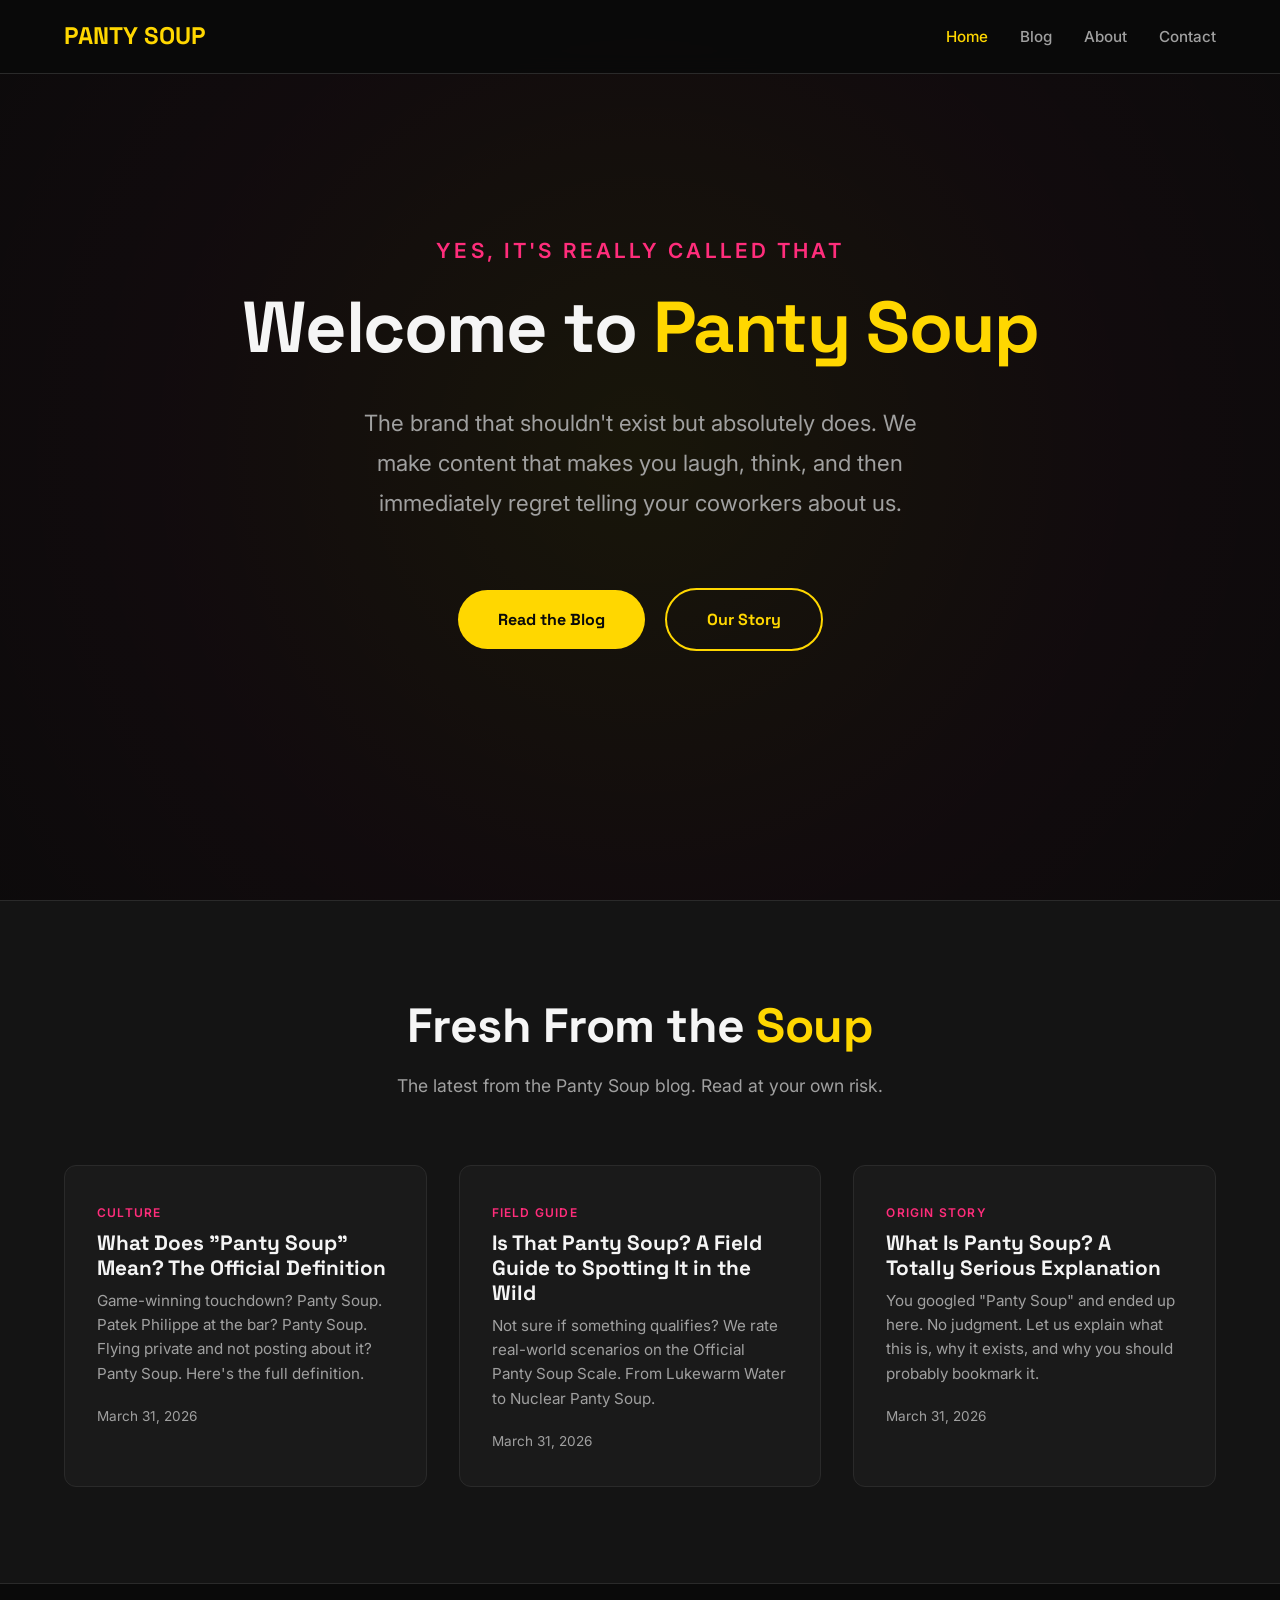
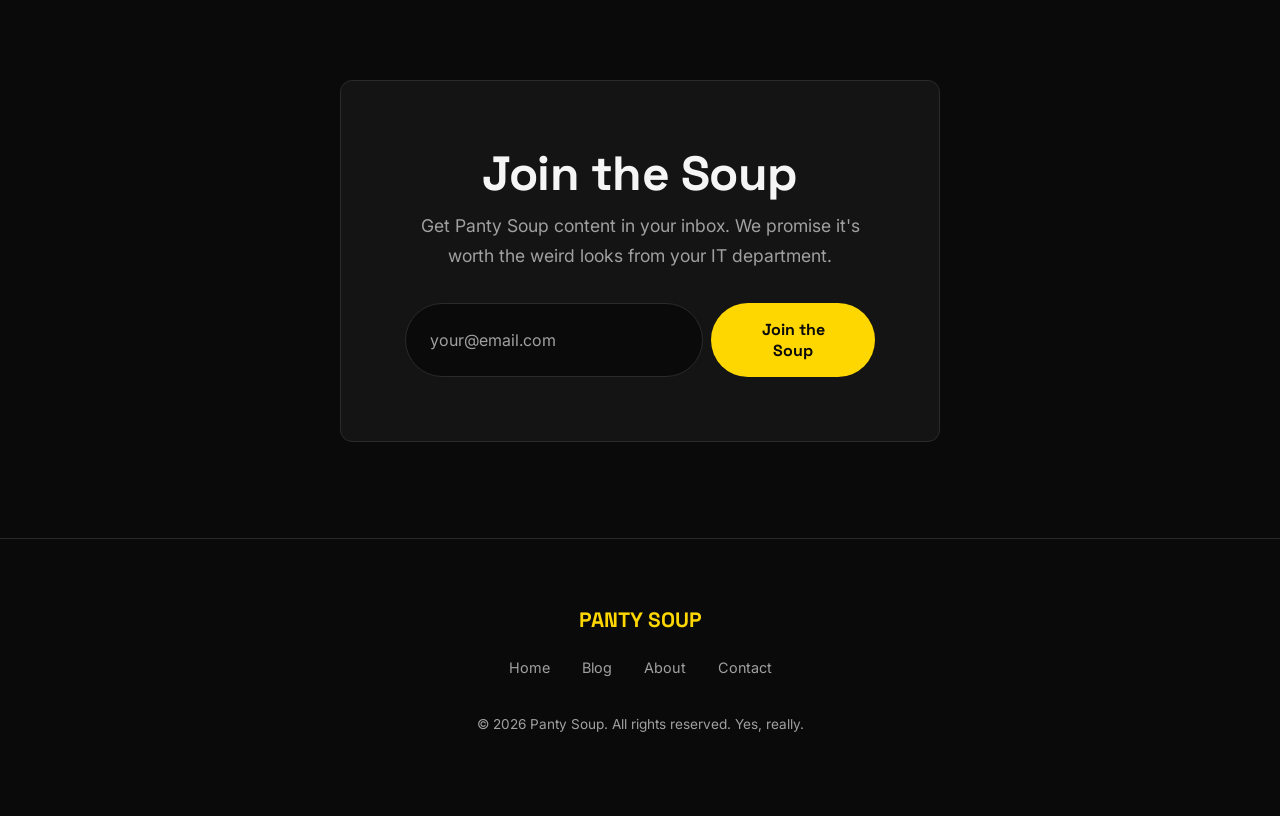
<file: index.html>
<!DOCTYPE html>
<html lang="en">
<head>
  <meta charset="UTF-8">
  <meta name="viewport" content="width=device-width, initial-scale=1.0">
  <title>Panty Soup — The Internet's Most Unhinged Brand</title>
  <meta name="description" content="Panty Soup is the brand that shouldn't exist but absolutely does. Comedy, chaos, and content that makes you question everything. Welcome to the soup.">
  <meta name="keywords" content="panty soup, comedy brand, funny content, humor, absurdist comedy, memes">
  <link rel="canonical" href="https://pantysoup.co/">

  <!-- OpenGraph -->
  <meta property="og:title" content="Panty Soup — The Internet's Most Unhinged Brand">
  <meta property="og:description" content="The brand that shouldn't exist but absolutely does. Comedy, chaos, and content that makes you question everything.">
  <meta property="og:url" content="https://pantysoup.co/">
  <meta property="og:type" content="website">
  <meta property="og:site_name" content="Panty Soup">

  <!-- Twitter Card -->
  <meta name="twitter:card" content="summary_large_image">
  <meta name="twitter:title" content="Panty Soup — The Internet's Most Unhinged Brand">
  <meta name="twitter:description" content="The brand that shouldn't exist but absolutely does. Comedy, chaos, and content that makes you question everything.">

  <!-- Fonts -->
  <link rel="preconnect" href="https://fonts.googleapis.com">
  <link rel="preconnect" href="https://fonts.gstatic.com" crossorigin>
  <link href="https://fonts.googleapis.com/css2?family=Inter:wght@400;500;600&family=Space+Grotesk:wght@500;700&display=swap" rel="stylesheet">

  <link rel="icon" type="image/svg+xml" href="/favicon.svg">
  <link rel="stylesheet" href="styles.css">
</head>
<body>

  <!-- Navigation -->
  <nav class="nav" aria-label="Main navigation">
    <div class="container nav__inner">
      <a href="/" class="nav__logo" aria-label="Panty Soup Home">PANTY SOUP</a>
      <ul class="nav__links">
        <li><a href="/" class="active">Home</a></li>
        <li><a href="/blog/">Blog</a></li>
        <li><a href="/about.html">About</a></li>
        <li><a href="/contact.html">Contact</a></li>
      </ul>
      <button class="nav__hamburger" aria-label="Toggle navigation menu" aria-expanded="false">
        <span></span>
        <span></span>
        <span></span>
      </button>
    </div>
  </nav>

  <!-- Hero -->
  <section class="hero">
    <div class="container hero__content">
      <p class="hero__tagline">Yes, it's really called that</p>
      <h1 class="hero__title">Welcome to <span class="highlight">Panty Soup</span></h1>
      <p class="hero__subtitle">
        The brand that shouldn't exist but absolutely does.
        We make content that makes you laugh, think, and then immediately
        regret telling your coworkers about us.
      </p>
      <a href="/blog/" class="btn btn--primary">Read the Blog</a>
      <a href="/about.html" class="btn btn--outline" style="margin-left: 1rem;">Our Story</a>
    </div>
  </section>

  <!-- Featured Posts -->
  <section class="featured">
    <div class="container">
      <div class="featured__header">
        <h2>Fresh From the <span class="highlight">Soup</span></h2>
        <p class="text-muted mt-sm">The latest from the Panty Soup blog. Read at your own risk.</p>
      </div>
      <div class="blog-grid">

        <article class="blog-card">
          <div class="blog-card__content">
            <span class="blog-card__tag">Culture</span>
            <h3 class="blog-card__title">
              <a href="/blog/what-does-panty-soup-mean.html">What Does "Panty Soup" Mean? The Official Definition</a>
            </h3>
            <p class="blog-card__excerpt">
              Game-winning touchdown? Panty Soup. Patek Philippe at the bar? Panty Soup. Flying private and not posting about it? Panty Soup. Here's the full definition.
            </p>
            <span class="blog-card__meta">March 31, 2026</span>
          </div>
        </article>

        <article class="blog-card">
          <div class="blog-card__content">
            <span class="blog-card__tag">Field Guide</span>
            <h3 class="blog-card__title">
              <a href="/blog/is-that-panty-soup.html">Is That Panty Soup? A Field Guide to Spotting It in the Wild</a>
            </h3>
            <p class="blog-card__excerpt">
              Not sure if something qualifies? We rate real-world scenarios on the Official Panty Soup Scale. From Lukewarm Water to Nuclear Panty Soup.
            </p>
            <span class="blog-card__meta">March 31, 2026</span>
          </div>
        </article>

        <article class="blog-card">
          <div class="blog-card__content">
            <span class="blog-card__tag">Origin Story</span>
            <h3 class="blog-card__title">
              <a href="/blog/what-is-panty-soup.html">What Is Panty Soup? A Totally Serious Explanation</a>
            </h3>
            <p class="blog-card__excerpt">
              You googled "Panty Soup" and ended up here. No judgment. Let us explain what this is, why it exists, and why you should probably bookmark it.
            </p>
            <span class="blog-card__meta">March 31, 2026</span>
          </div>
        </article>

      </div>
    </div>
  </section>

  <!-- Email Signup -->
  <section>
    <div class="container">
      <div class="signup">
        <h2 class="signup__title">Join the Soup</h2>
        <p class="signup__subtitle">Get Panty Soup content in your inbox. We promise it's worth the weird looks from your IT department.</p>
        <form class="signup__form" action="https://formspree.io/f/YOUR_FORM_ID" method="POST">
          <input type="email" name="email" class="signup__input" placeholder="your@email.com" required aria-label="Email address">
          <button type="submit" class="btn btn--primary">Join the Soup</button>
        </form>
      </div>
    </div>
  </section>

  <!-- Footer -->
  <footer class="footer">
    <div class="container">
      <p class="footer__brand">PANTY SOUP</p>
      <ul class="footer__links">
        <li><a href="/">Home</a></li>
        <li><a href="/blog/">Blog</a></li>
        <li><a href="/about.html">About</a></li>
        <li><a href="/contact.html">Contact</a></li>
      </ul>
      <p class="footer__copy">&copy; <span id="year"></span> Panty Soup. All rights reserved. Yes, really.</p>
    </div>
  </footer>

  <script src="script.js"></script>
</body>
</html>
</file>
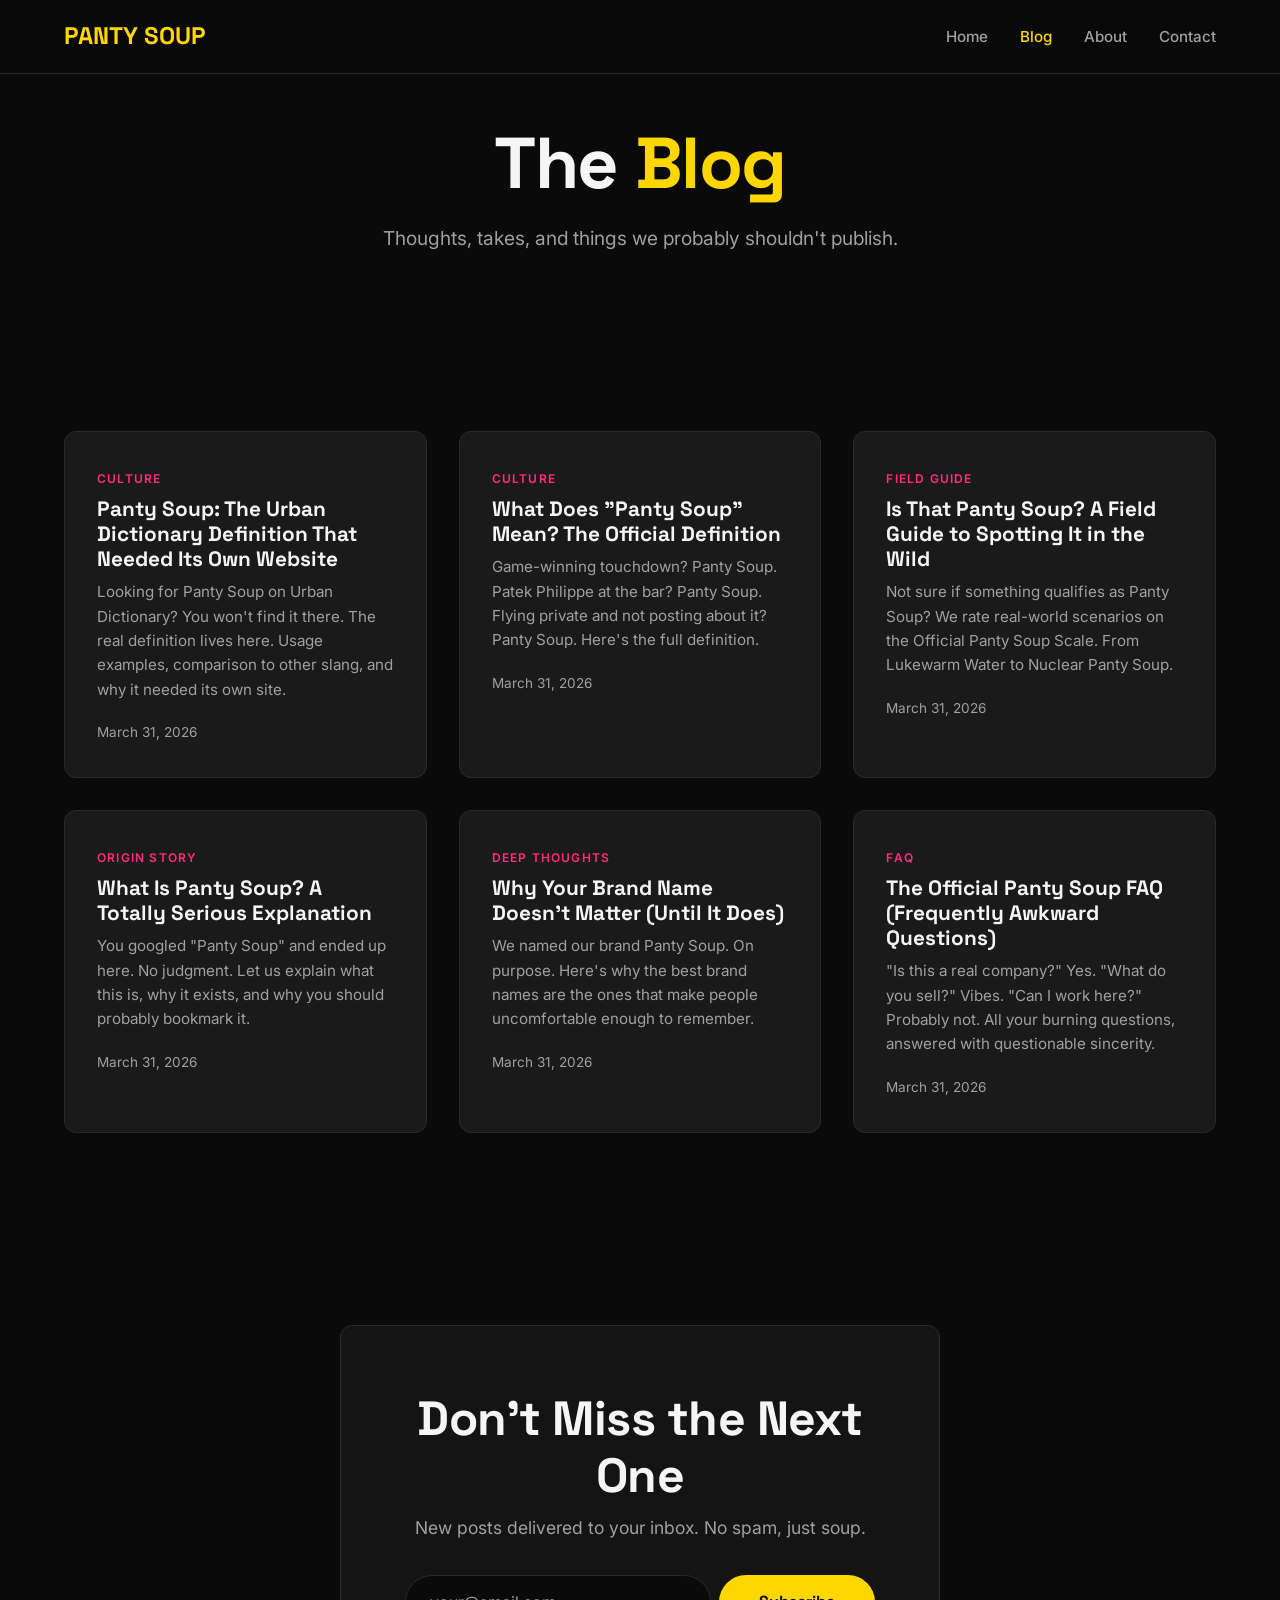
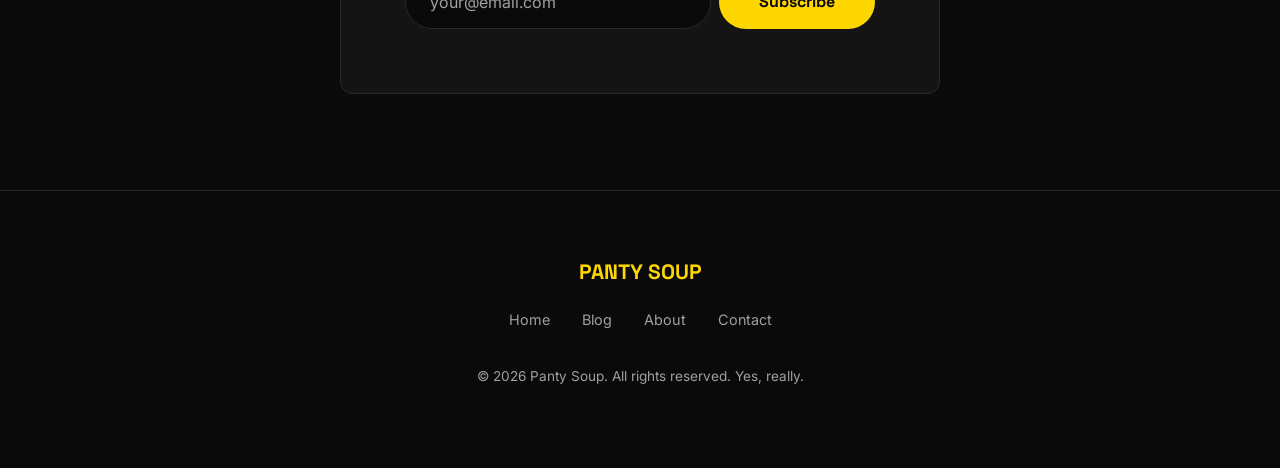
<file: blog/index.html>
<!DOCTYPE html>
<html lang="en">
<head>
  <meta charset="UTF-8">
  <meta name="viewport" content="width=device-width, initial-scale=1.0">
  <title>Panty Soup Blog — Comedy, Chaos, and Questionable Content</title>
  <meta name="description" content="The Panty Soup blog. Articles about branding, humor, the internet, and things that probably shouldn't be published. Read at your own risk.">
  <meta name="keywords" content="panty soup blog, funny articles, comedy blog, humor brand blog, absurdist content">
  <link rel="canonical" href="https://pantysoup.co/blog/">

  <!-- OpenGraph -->
  <meta property="og:title" content="Panty Soup Blog — Comedy, Chaos, and Questionable Content">
  <meta property="og:description" content="Articles about branding, humor, the internet, and things that probably shouldn't be published.">
  <meta property="og:url" content="https://pantysoup.co/blog/">
  <meta property="og:type" content="website">
  <meta property="og:site_name" content="Panty Soup">

  <!-- Twitter Card -->
  <meta name="twitter:card" content="summary_large_image">
  <meta name="twitter:title" content="Panty Soup Blog — Comedy, Chaos, and Questionable Content">
  <meta name="twitter:description" content="Articles about branding, humor, the internet, and things that probably shouldn't be published.">

  <!-- Fonts -->
  <link rel="preconnect" href="https://fonts.googleapis.com">
  <link rel="preconnect" href="https://fonts.gstatic.com" crossorigin>
  <link href="https://fonts.googleapis.com/css2?family=Inter:wght@400;500;600&family=Space+Grotesk:wght@500;700&display=swap" rel="stylesheet">

  <link rel="icon" type="image/svg+xml" href="/favicon.svg">
  <link rel="stylesheet" href="../styles.css">
</head>
<body>

  <!-- Navigation -->
  <nav class="nav" aria-label="Main navigation">
    <div class="container nav__inner">
      <a href="/" class="nav__logo" aria-label="Panty Soup Home">PANTY SOUP</a>
      <ul class="nav__links">
        <li><a href="/">Home</a></li>
        <li><a href="/blog/" class="active">Blog</a></li>
        <li><a href="/about.html">About</a></li>
        <li><a href="/contact.html">Contact</a></li>
      </ul>
      <button class="nav__hamburger" aria-label="Toggle navigation menu" aria-expanded="false">
        <span></span>
        <span></span>
        <span></span>
      </button>
    </div>
  </nav>

  <!-- Page Header -->
  <section class="page-header">
    <div class="container">
      <h1 class="page-header__title">The <span class="highlight">Blog</span></h1>
      <p class="page-header__subtitle">Thoughts, takes, and things we probably shouldn't publish.</p>
    </div>
  </section>

  <!-- Blog Listing -->
  <section>
    <div class="container">
      <div class="blog-grid">

        <article class="blog-card">
          <div class="blog-card__content">
            <span class="blog-card__tag">Culture</span>
            <h3 class="blog-card__title">
              <a href="/blog/panty-soup-urban-dictionary.html">Panty Soup: The Urban Dictionary Definition That Needed Its Own Website</a>
            </h3>
            <p class="blog-card__excerpt">
              Looking for Panty Soup on Urban Dictionary? You won't find it there. The real definition lives here. Usage examples, comparison to other slang, and why it needed its own site.
            </p>
            <span class="blog-card__meta">March 31, 2026</span>
          </div>
        </article>

        <article class="blog-card">
          <div class="blog-card__content">
            <span class="blog-card__tag">Culture</span>
            <h3 class="blog-card__title">
              <a href="/blog/what-does-panty-soup-mean.html">What Does "Panty Soup" Mean? The Official Definition</a>
            </h3>
            <p class="blog-card__excerpt">
              Game-winning touchdown? Panty Soup. Patek Philippe at the bar? Panty Soup. Flying private and not posting about it? Panty Soup. Here's the full definition.
            </p>
            <span class="blog-card__meta">March 31, 2026</span>
          </div>
        </article>

        <article class="blog-card">
          <div class="blog-card__content">
            <span class="blog-card__tag">Field Guide</span>
            <h3 class="blog-card__title">
              <a href="/blog/is-that-panty-soup.html">Is That Panty Soup? A Field Guide to Spotting It in the Wild</a>
            </h3>
            <p class="blog-card__excerpt">
              Not sure if something qualifies as Panty Soup? We rate real-world scenarios on the Official Panty Soup Scale. From Lukewarm Water to Nuclear Panty Soup.
            </p>
            <span class="blog-card__meta">March 31, 2026</span>
          </div>
        </article>

        <article class="blog-card">
          <div class="blog-card__content">
            <span class="blog-card__tag">Origin Story</span>
            <h3 class="blog-card__title">
              <a href="/blog/what-is-panty-soup.html">What Is Panty Soup? A Totally Serious Explanation</a>
            </h3>
            <p class="blog-card__excerpt">
              You googled "Panty Soup" and ended up here. No judgment. Let us explain what this is, why it exists, and why you should probably bookmark it.
            </p>
            <span class="blog-card__meta">March 31, 2026</span>
          </div>
        </article>

        <article class="blog-card">
          <div class="blog-card__content">
            <span class="blog-card__tag">Deep Thoughts</span>
            <h3 class="blog-card__title">
              <a href="/blog/why-brand-names-dont-matter.html">Why Your Brand Name Doesn't Matter (Until It Does)</a>
            </h3>
            <p class="blog-card__excerpt">
              We named our brand Panty Soup. On purpose. Here's why the best brand names are the ones that make people uncomfortable enough to remember.
            </p>
            <span class="blog-card__meta">March 31, 2026</span>
          </div>
        </article>

        <article class="blog-card">
          <div class="blog-card__content">
            <span class="blog-card__tag">FAQ</span>
            <h3 class="blog-card__title">
              <a href="/blog/panty-soup-faq.html">The Official Panty Soup FAQ (Frequently Awkward Questions)</a>
            </h3>
            <p class="blog-card__excerpt">
              "Is this a real company?" Yes. "What do you sell?" Vibes. "Can I work here?" Probably not. All your burning questions, answered with questionable sincerity.
            </p>
            <span class="blog-card__meta">March 31, 2026</span>
          </div>
        </article>

      </div>
    </div>
  </section>

  <!-- Email Signup -->
  <section>
    <div class="container">
      <div class="signup">
        <h2 class="signup__title">Don't Miss the Next One</h2>
        <p class="signup__subtitle">New posts delivered to your inbox. No spam, just soup.</p>
        <form class="signup__form" action="https://formspree.io/f/YOUR_FORM_ID" method="POST">
          <input type="email" name="email" class="signup__input" placeholder="your@email.com" required aria-label="Email address">
          <button type="submit" class="btn btn--primary">Subscribe</button>
        </form>
      </div>
    </div>
  </section>

  <!-- Footer -->
  <footer class="footer">
    <div class="container">
      <p class="footer__brand">PANTY SOUP</p>
      <ul class="footer__links">
        <li><a href="/">Home</a></li>
        <li><a href="/blog/">Blog</a></li>
        <li><a href="/about.html">About</a></li>
        <li><a href="/contact.html">Contact</a></li>
      </ul>
      <p class="footer__copy">&copy; <span id="year"></span> Panty Soup. All rights reserved. Yes, really.</p>
    </div>
  </footer>

  <script src="../script.js"></script>
</body>
</html>
</file>
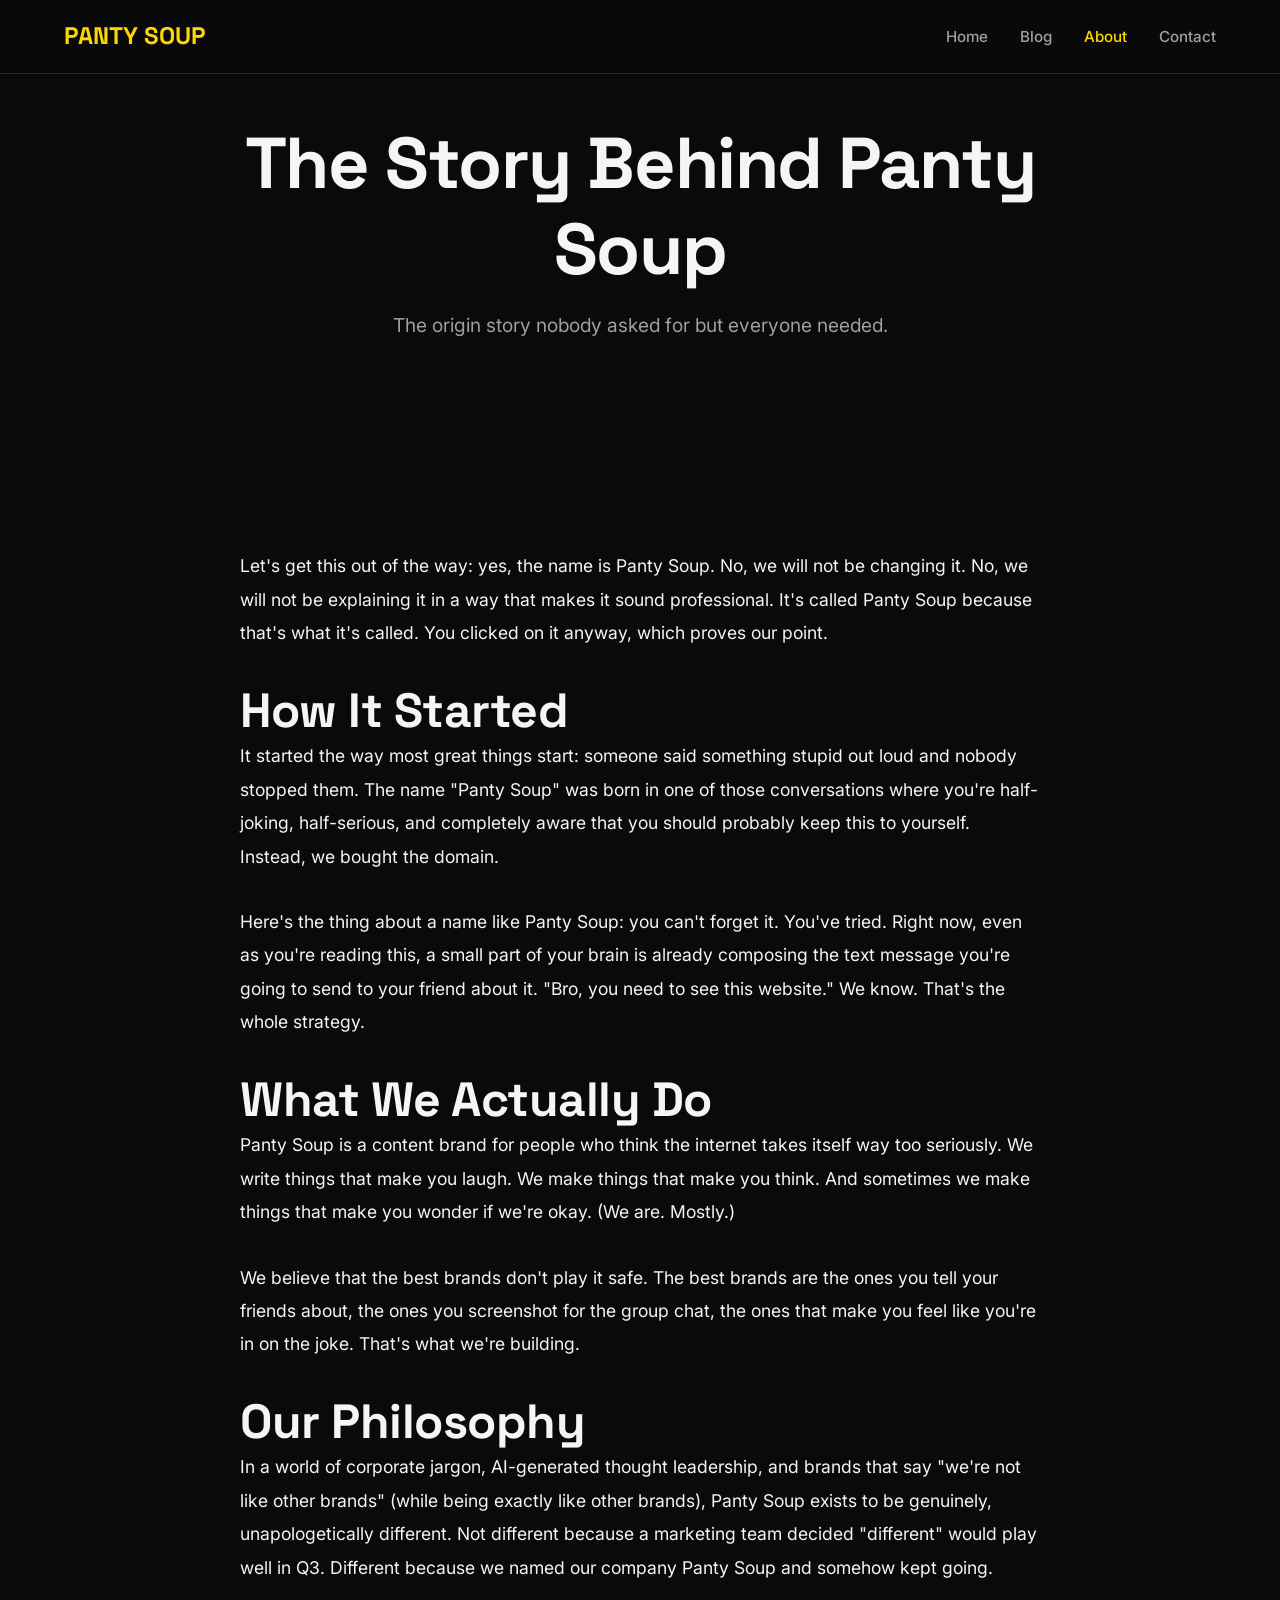
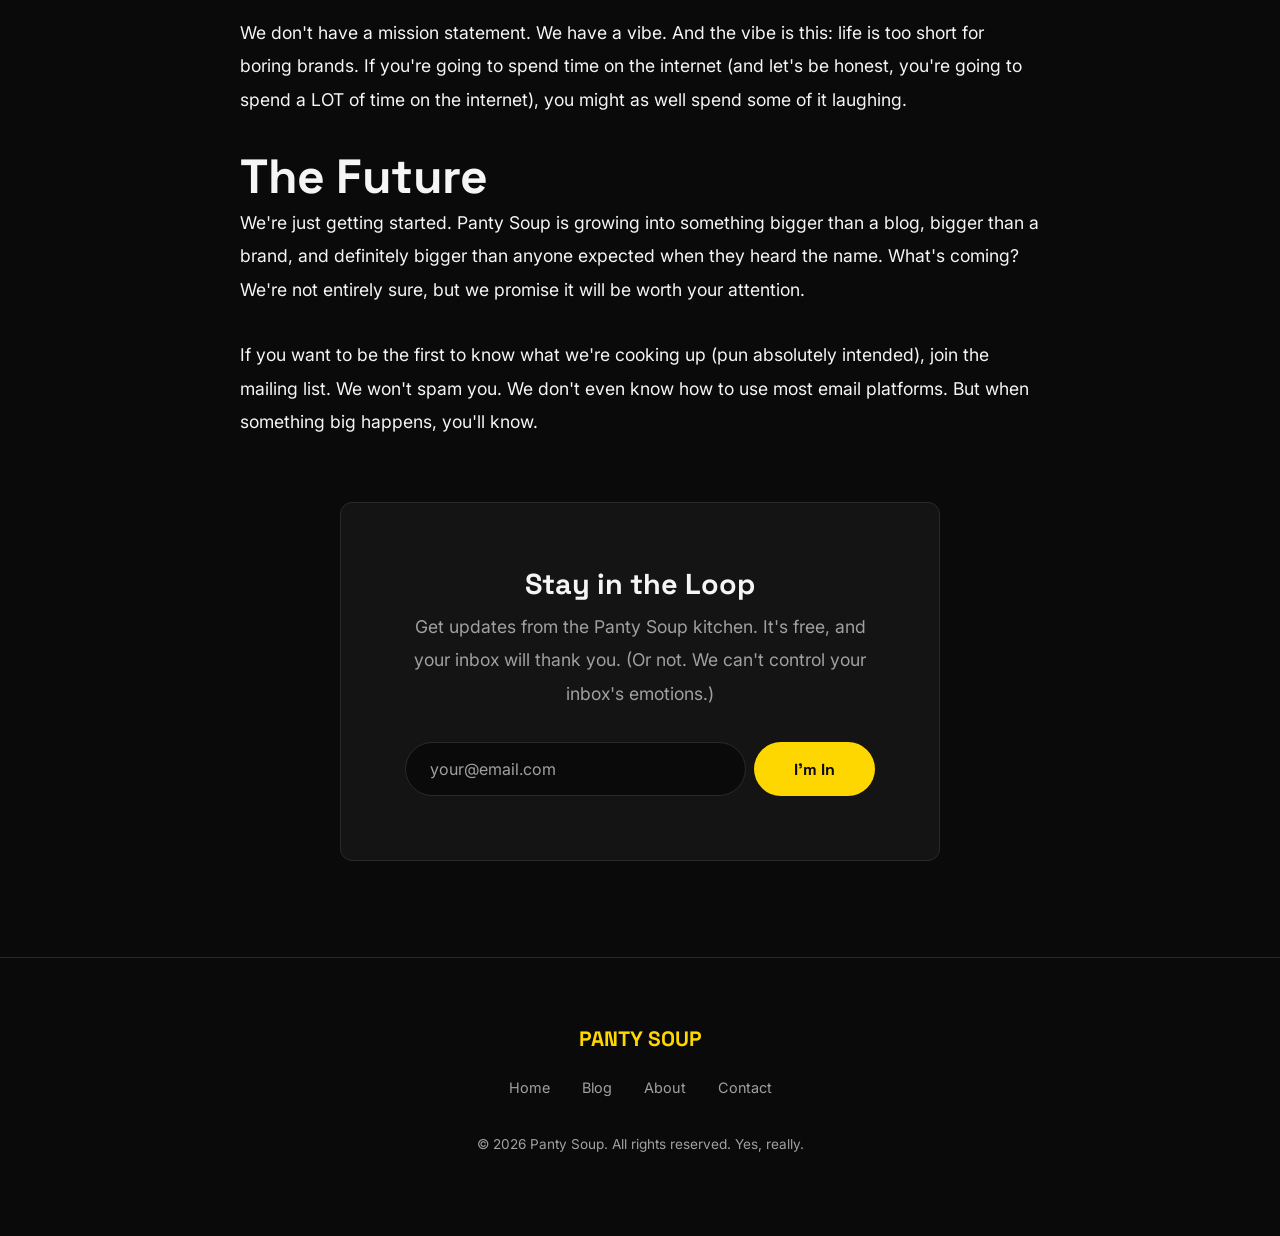
<file: about.html>
<!DOCTYPE html>
<html lang="en">
<head>
  <meta charset="UTF-8">
  <meta name="viewport" content="width=device-width, initial-scale=1.0">
  <title>About Panty Soup — The Origin Story Nobody Asked For</title>
  <meta name="description" content="The real story behind Panty Soup. How a name too ridiculous to ignore became a brand too fun to look away from. This is our origin story.">
  <meta name="keywords" content="panty soup, about panty soup, panty soup brand, panty soup story, comedy brand">
  <link rel="canonical" href="https://pantysoup.co/about.html">

  <!-- OpenGraph -->
  <meta property="og:title" content="About Panty Soup — The Origin Story Nobody Asked For">
  <meta property="og:description" content="How a name too ridiculous to ignore became a brand too fun to look away from.">
  <meta property="og:url" content="https://pantysoup.co/about.html">
  <meta property="og:type" content="website">
  <meta property="og:site_name" content="Panty Soup">

  <!-- Twitter Card -->
  <meta name="twitter:card" content="summary_large_image">
  <meta name="twitter:title" content="About Panty Soup — The Origin Story Nobody Asked For">
  <meta name="twitter:description" content="How a name too ridiculous to ignore became a brand too fun to look away from.">

  <!-- Fonts -->
  <link rel="preconnect" href="https://fonts.googleapis.com">
  <link rel="preconnect" href="https://fonts.gstatic.com" crossorigin>
  <link href="https://fonts.googleapis.com/css2?family=Inter:wght@400;500;600&family=Space+Grotesk:wght@500;700&display=swap" rel="stylesheet">

  <link rel="icon" type="image/svg+xml" href="/favicon.svg">
  <link rel="stylesheet" href="styles.css">
</head>
<body>

  <!-- Navigation -->
  <nav class="nav" aria-label="Main navigation">
    <div class="container nav__inner">
      <a href="/" class="nav__logo" aria-label="Panty Soup Home">PANTY SOUP</a>
      <ul class="nav__links">
        <li><a href="/">Home</a></li>
        <li><a href="/blog/">Blog</a></li>
        <li><a href="/about.html" class="active">About</a></li>
        <li><a href="/contact.html">Contact</a></li>
      </ul>
      <button class="nav__hamburger" aria-label="Toggle navigation menu" aria-expanded="false">
        <span></span>
        <span></span>
        <span></span>
      </button>
    </div>
  </nav>

  <!-- About Hero -->
  <section class="about-hero">
    <div class="container container--narrow">
      <h1>The Story Behind <span class="highlight">Panty Soup</span></h1>
      <p class="text-muted mt-sm" style="font-size: 1.2rem;">The origin story nobody asked for but everyone needed.</p>
    </div>
  </section>

  <!-- About Content -->
  <section>
    <div class="container container--narrow about-content">
      <p>
        Let's get this out of the way: yes, the name is Panty Soup. No, we will not be changing it.
        No, we will not be explaining it in a way that makes it sound professional. It's called
        Panty Soup because that's what it's called. You clicked on it anyway, which proves our point.
      </p>

      <h2>How It <span class="highlight">Started</span></h2>
      <p>
        It started the way most great things start: someone said something stupid out loud and
        nobody stopped them. The name "Panty Soup" was born in one of those conversations where
        you're half-joking, half-serious, and completely aware that you should probably keep this
        to yourself. Instead, we bought the domain.
      </p>
      <p>
        Here's the thing about a name like Panty Soup: you can't forget it. You've tried. Right now,
        even as you're reading this, a small part of your brain is already composing the text message
        you're going to send to your friend about it. "Bro, you need to see this website." We know.
        That's the whole strategy.
      </p>

      <h2>What We <span class="highlight">Actually Do</span></h2>
      <p>
        Panty Soup is a content brand for people who think the internet takes itself way too
        seriously. We write things that make you laugh. We make things that make you think. And
        sometimes we make things that make you wonder if we're okay. (We are. Mostly.)
      </p>
      <p>
        We believe that the best brands don't play it safe. The best brands are the ones you
        tell your friends about, the ones you screenshot for the group chat, the ones that
        make you feel like you're in on the joke. That's what we're building.
      </p>

      <h2>Our <span class="highlight">Philosophy</span></h2>
      <p>
        In a world of corporate jargon, AI-generated thought leadership, and brands that say
        "we're not like other brands" (while being exactly like other brands), Panty Soup
        exists to be genuinely, unapologetically different. Not different because a marketing
        team decided "different" would play well in Q3. Different because we named our company
        Panty Soup and somehow kept going.
      </p>
      <p>
        We don't have a mission statement. We have a vibe. And the vibe is this: life is
        too short for boring brands. If you're going to spend time on the internet (and let's be
        honest, you're going to spend a LOT of time on the internet), you might as well spend some
        of it laughing.
      </p>

      <h2>The <span class="highlight">Future</span></h2>
      <p>
        We're just getting started. Panty Soup is growing into something bigger than a blog,
        bigger than a brand, and definitely bigger than anyone expected when they heard the name.
        What's coming? We're not entirely sure, but we promise it will be worth your attention.
      </p>
      <p>
        If you want to be the first to know what we're cooking up (pun absolutely intended),
        join the mailing list. We won't spam you. We don't even know how to use most email
        platforms. But when something big happens, you'll know.
      </p>

      <div class="signup mt-lg">
        <h3 class="signup__title">Stay in the Loop</h3>
        <p class="signup__subtitle">Get updates from the Panty Soup kitchen. It's free, and your inbox will thank you. (Or not. We can't control your inbox's emotions.)</p>
        <form class="signup__form" action="https://formspree.io/f/YOUR_FORM_ID" method="POST">
          <input type="email" name="email" class="signup__input" placeholder="your@email.com" required aria-label="Email address">
          <button type="submit" class="btn btn--primary">I'm In</button>
        </form>
      </div>
    </div>
  </section>

  <!-- Footer -->
  <footer class="footer">
    <div class="container">
      <p class="footer__brand">PANTY SOUP</p>
      <ul class="footer__links">
        <li><a href="/">Home</a></li>
        <li><a href="/blog/">Blog</a></li>
        <li><a href="/about.html">About</a></li>
        <li><a href="/contact.html">Contact</a></li>
      </ul>
      <p class="footer__copy">&copy; <span id="year"></span> Panty Soup. All rights reserved. Yes, really.</p>
    </div>
  </footer>

  <script src="script.js"></script>
</body>
</html>
</file>
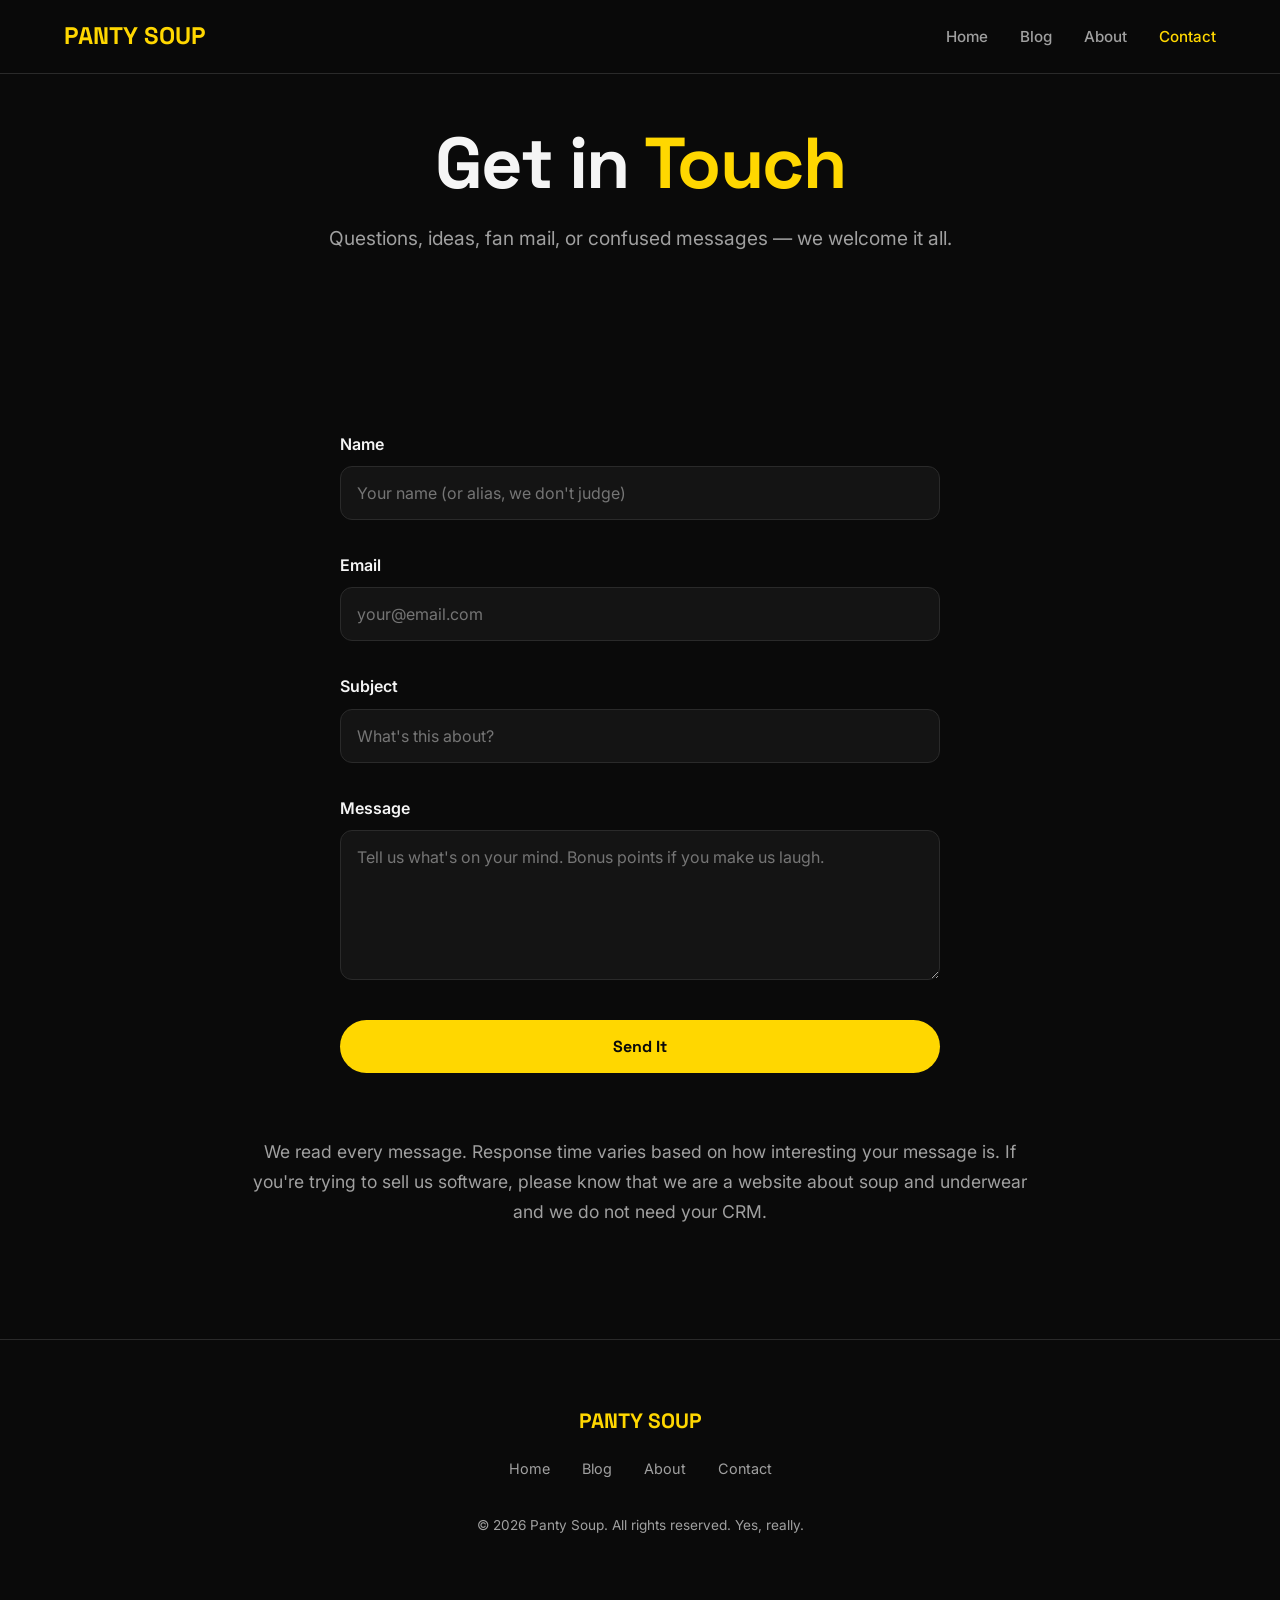
<file: contact.html>
<!DOCTYPE html>
<html lang="en">
<head>
  <meta charset="UTF-8">
  <meta name="viewport" content="width=device-width, initial-scale=1.0">
  <title>Contact Panty Soup — We Read Every Message (Eventually)</title>
  <meta name="description" content="Got a question, pitch, or existential crisis you'd like to share? Contact Panty Soup. We read every message. Response time varies based on how funny you are.">
  <meta name="keywords" content="contact panty soup, panty soup email, reach panty soup, panty soup contact form">
  <link rel="canonical" href="https://pantysoup.co/contact.html">

  <!-- OpenGraph -->
  <meta property="og:title" content="Contact Panty Soup — We Read Every Message (Eventually)">
  <meta property="og:description" content="Got a question, pitch, or existential crisis? Contact Panty Soup. Response time varies based on how funny you are.">
  <meta property="og:url" content="https://pantysoup.co/contact.html">
  <meta property="og:type" content="website">
  <meta property="og:site_name" content="Panty Soup">

  <!-- Twitter Card -->
  <meta name="twitter:card" content="summary_large_image">
  <meta name="twitter:title" content="Contact Panty Soup — We Read Every Message (Eventually)">
  <meta name="twitter:description" content="Got a question, pitch, or existential crisis? Contact Panty Soup. Response time varies based on how funny you are.">

  <!-- Fonts -->
  <link rel="preconnect" href="https://fonts.googleapis.com">
  <link rel="preconnect" href="https://fonts.gstatic.com" crossorigin>
  <link href="https://fonts.googleapis.com/css2?family=Inter:wght@400;500;600&family=Space+Grotesk:wght@500;700&display=swap" rel="stylesheet">

  <link rel="icon" type="image/svg+xml" href="/favicon.svg">
  <link rel="stylesheet" href="styles.css">
</head>
<body>

  <!-- Navigation -->
  <nav class="nav" aria-label="Main navigation">
    <div class="container nav__inner">
      <a href="/" class="nav__logo" aria-label="Panty Soup Home">PANTY SOUP</a>
      <ul class="nav__links">
        <li><a href="/">Home</a></li>
        <li><a href="/blog/">Blog</a></li>
        <li><a href="/about.html">About</a></li>
        <li><a href="/contact.html" class="active">Contact</a></li>
      </ul>
      <button class="nav__hamburger" aria-label="Toggle navigation menu" aria-expanded="false">
        <span></span>
        <span></span>
        <span></span>
      </button>
    </div>
  </nav>

  <!-- Page Header -->
  <section class="page-header">
    <div class="container">
      <h1 class="page-header__title">Get in <span class="highlight">Touch</span></h1>
      <p class="page-header__subtitle">Questions, ideas, fan mail, or confused messages — we welcome it all.</p>
    </div>
  </section>

  <!-- Contact Form -->
  <section>
    <div class="container container--narrow">
      <div class="contact-form">
        <form action="https://formspree.io/f/YOUR_FORM_ID" method="POST">
          <div class="form-group">
            <label for="name">Name</label>
            <input type="text" id="name" name="name" placeholder="Your name (or alias, we don't judge)" required>
          </div>
          <div class="form-group">
            <label for="email">Email</label>
            <input type="email" id="email" name="email" placeholder="your@email.com" required>
          </div>
          <div class="form-group">
            <label for="subject">Subject</label>
            <input type="text" id="subject" name="subject" placeholder="What's this about?">
          </div>
          <div class="form-group">
            <label for="message">Message</label>
            <textarea id="message" name="message" placeholder="Tell us what's on your mind. Bonus points if you make us laugh." required></textarea>
          </div>
          <button type="submit" class="btn btn--primary" style="width: 100%;">Send It</button>
        </form>
      </div>

      <div class="text-center mt-lg">
        <p class="text-muted">
          We read every message. Response time varies based on how interesting your message is.
          If you're trying to sell us software, please know that we are a website about soup
          and underwear and we do not need your CRM.
        </p>
      </div>
    </div>
  </section>

  <!-- Footer -->
  <footer class="footer">
    <div class="container">
      <p class="footer__brand">PANTY SOUP</p>
      <ul class="footer__links">
        <li><a href="/">Home</a></li>
        <li><a href="/blog/">Blog</a></li>
        <li><a href="/about.html">About</a></li>
        <li><a href="/contact.html">Contact</a></li>
      </ul>
      <p class="footer__copy">&copy; <span id="year"></span> Panty Soup. All rights reserved. Yes, really.</p>
    </div>
  </footer>

  <script src="script.js"></script>
</body>
</html>
</file>
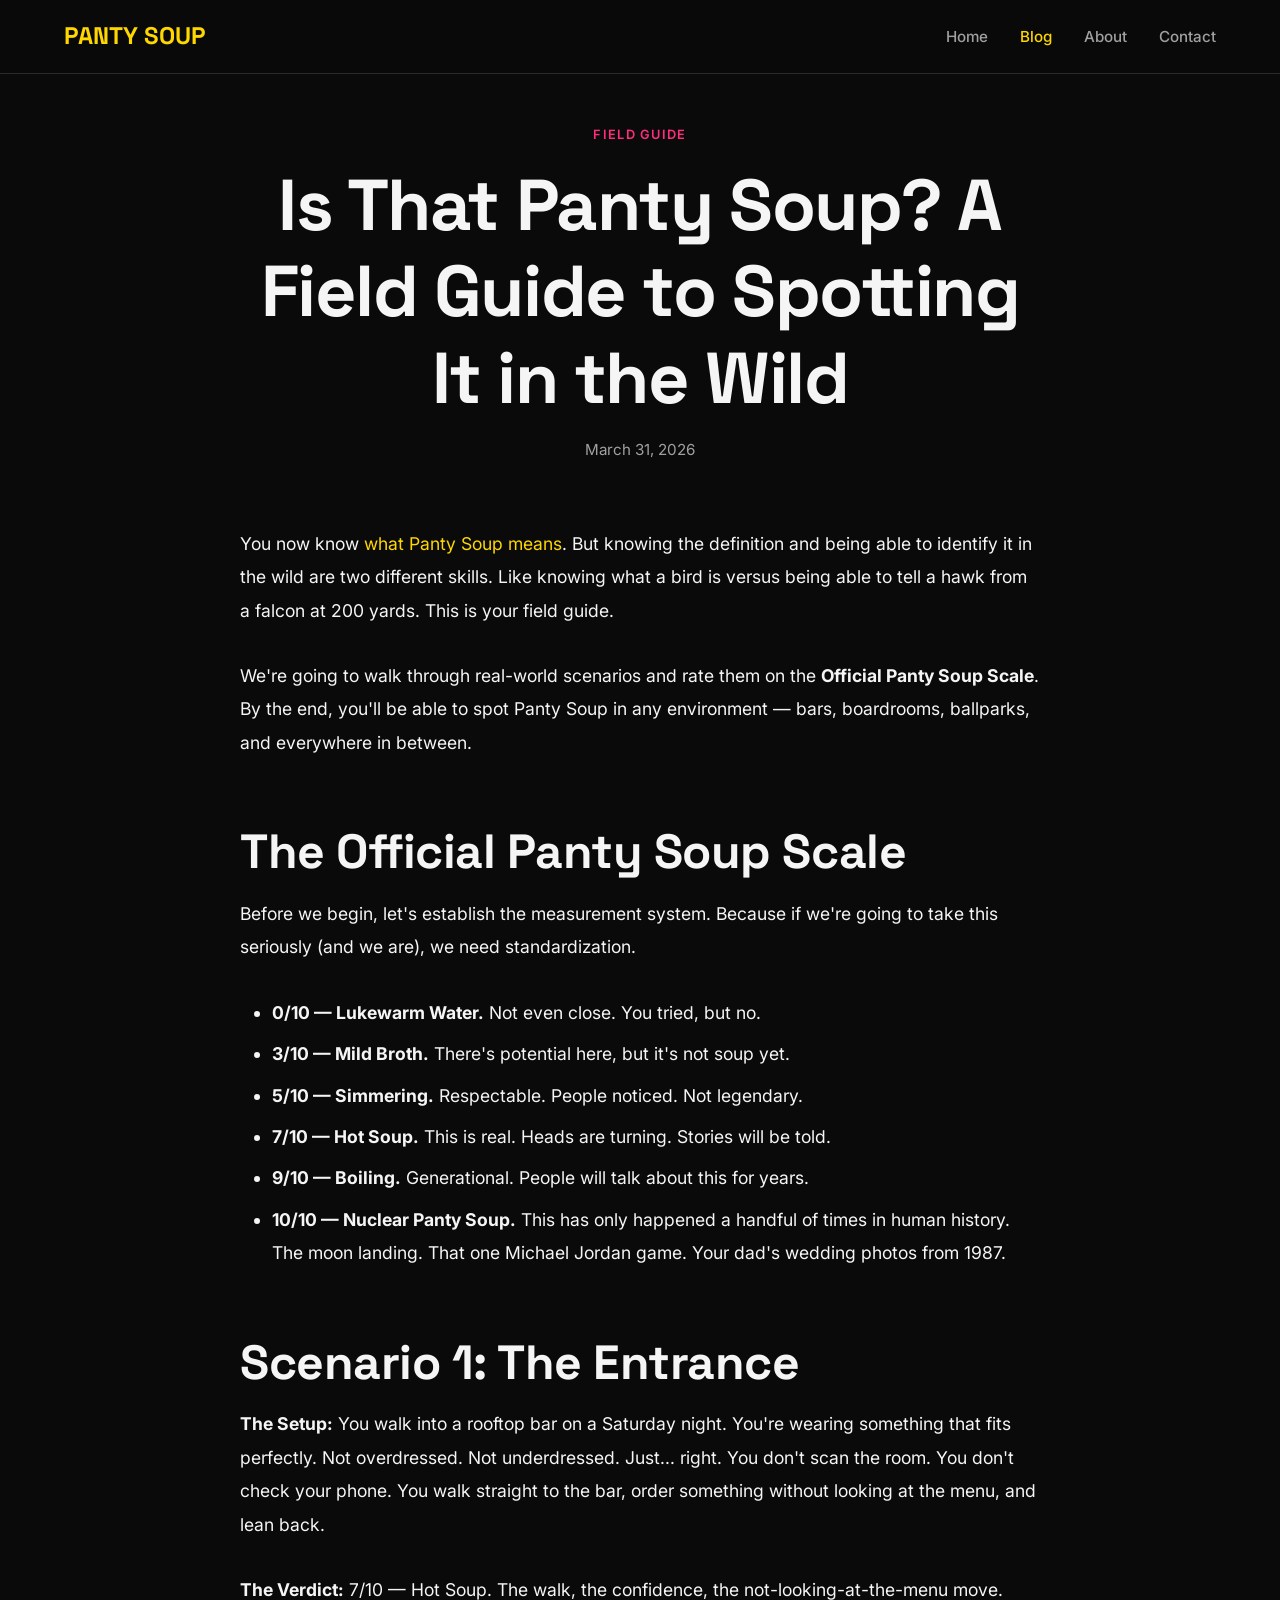
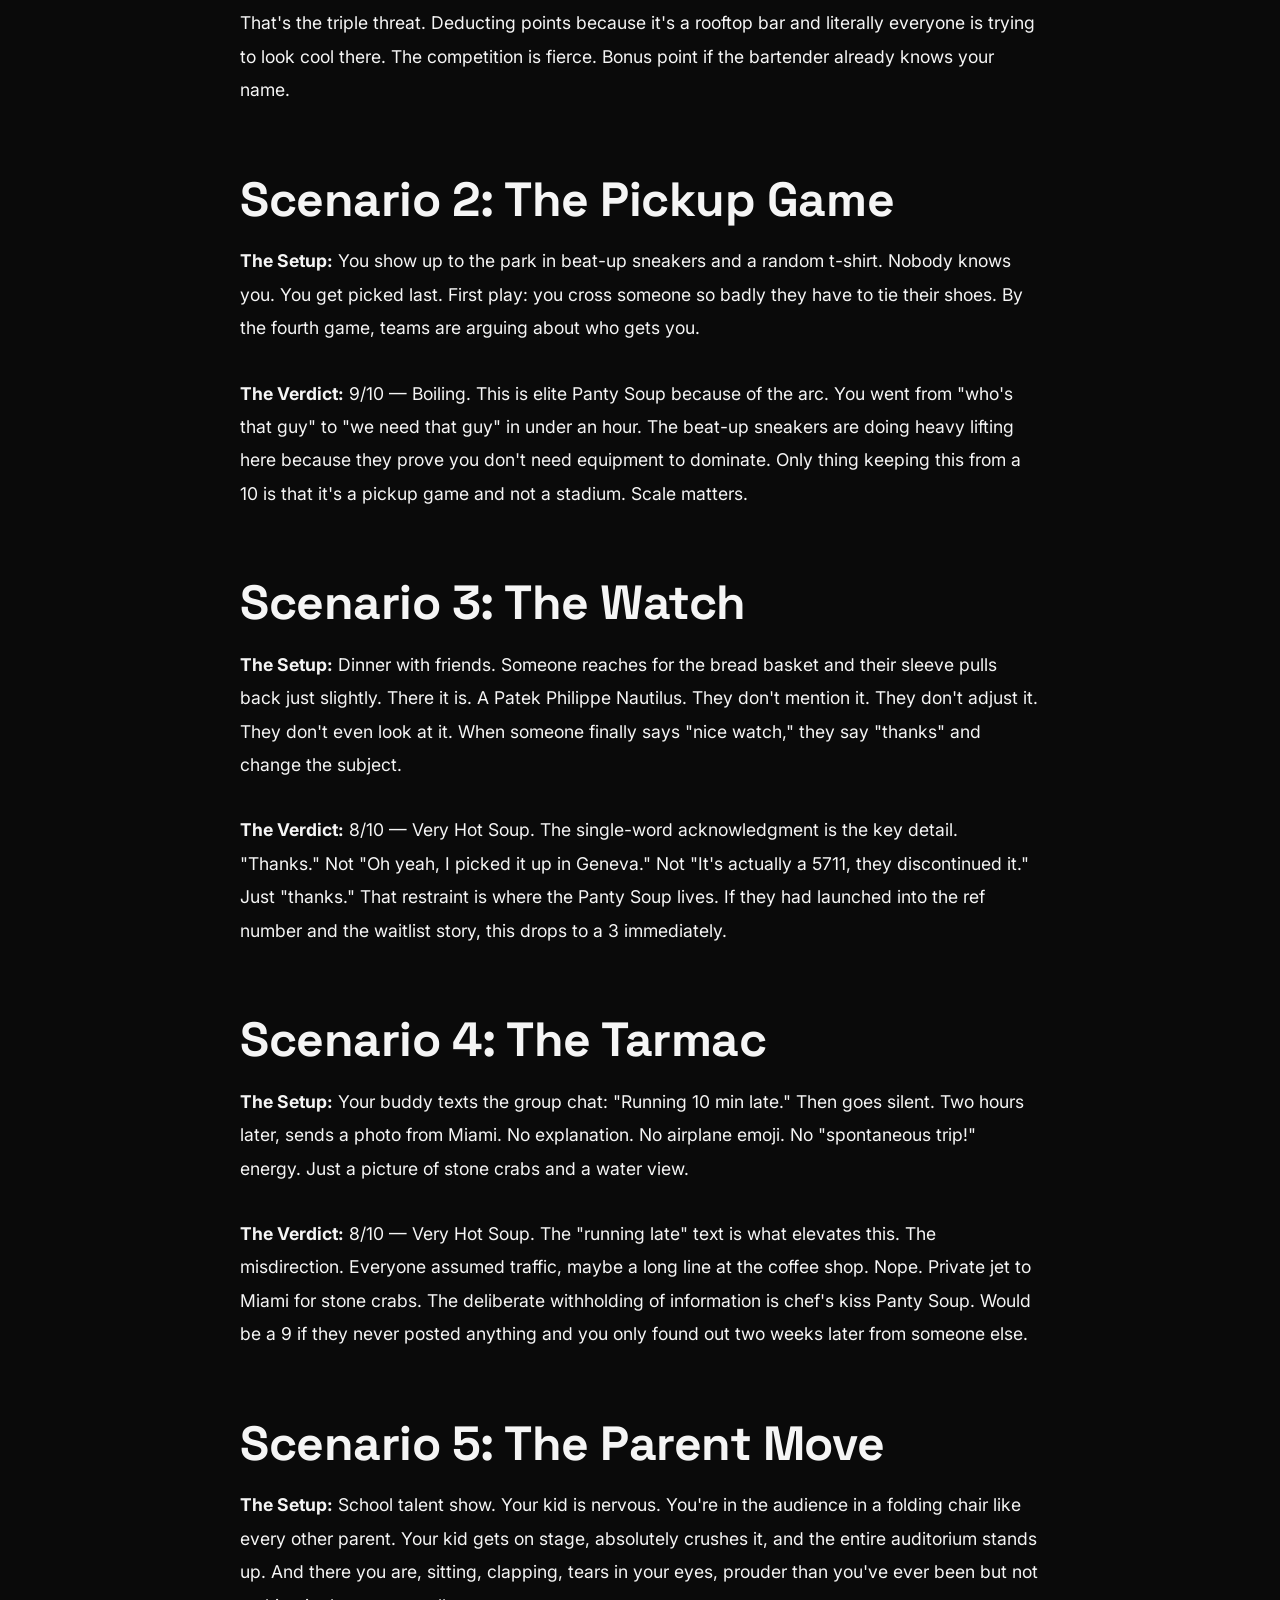
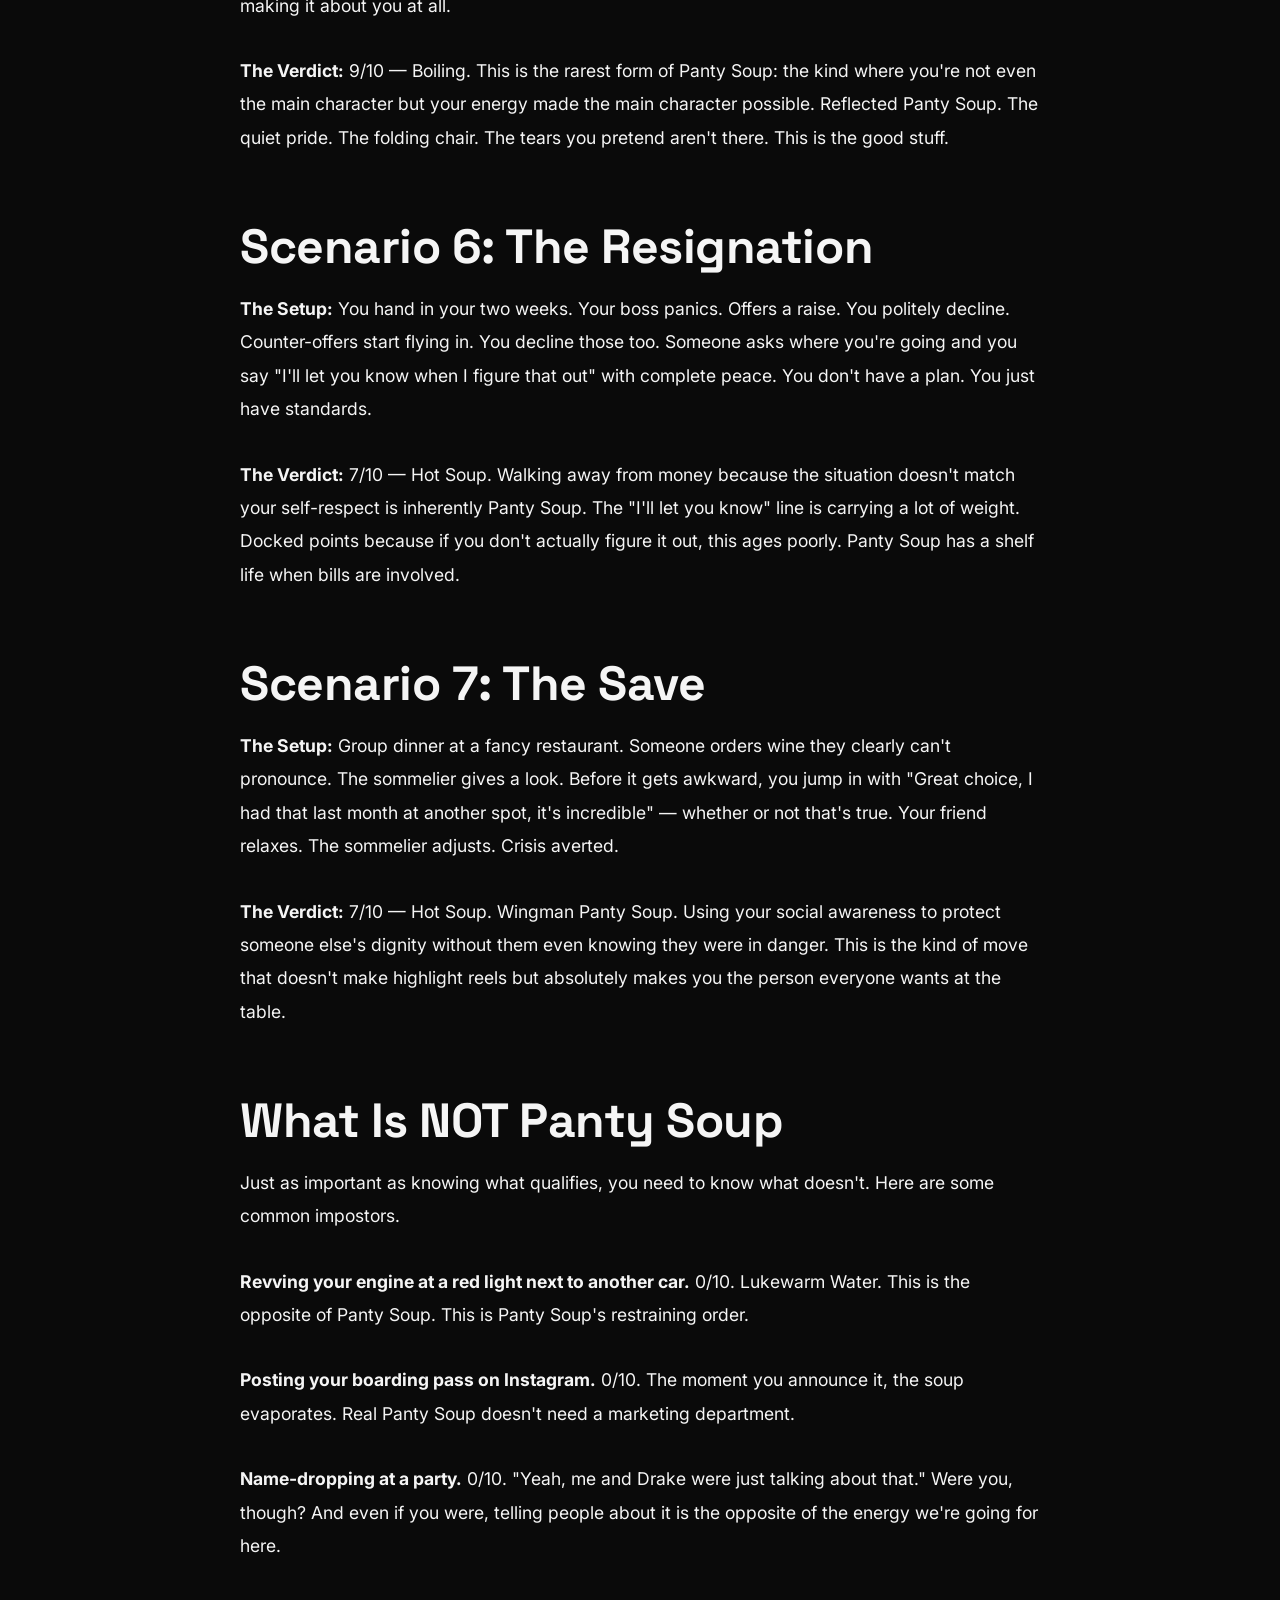
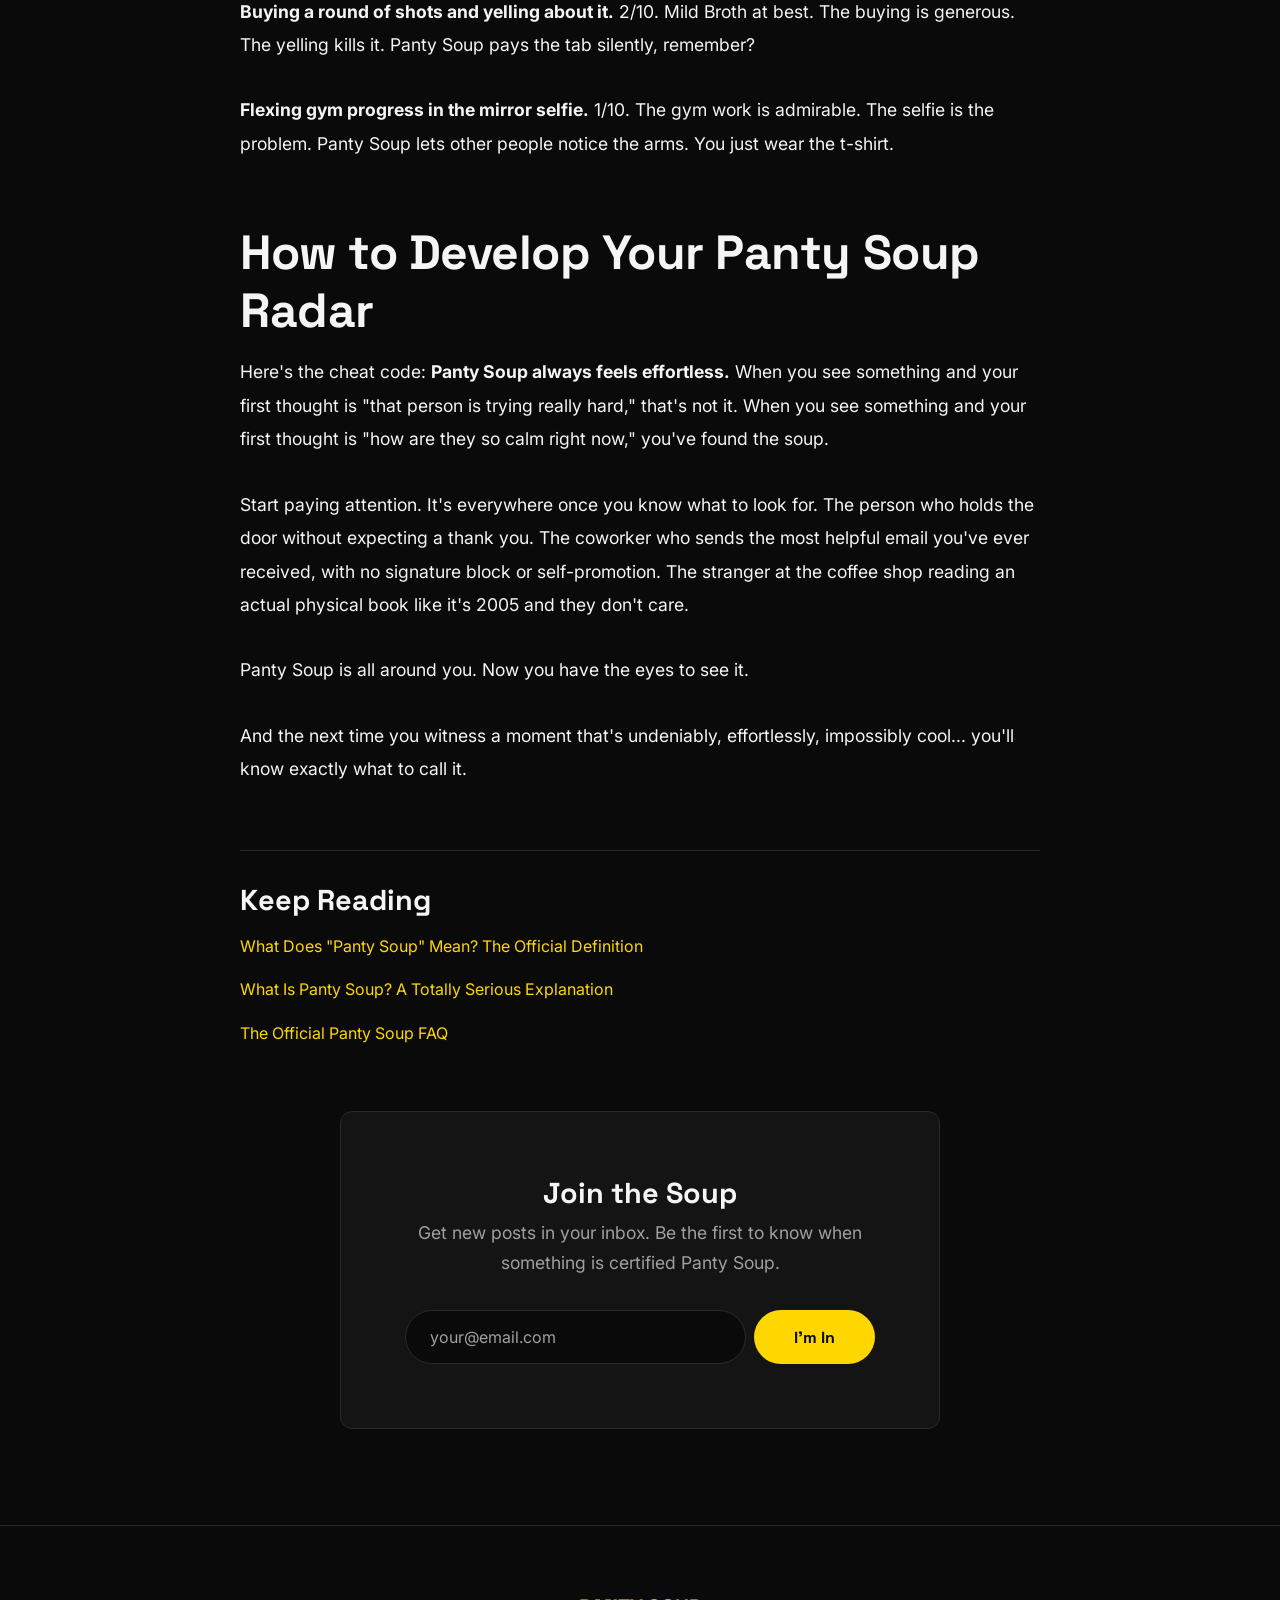
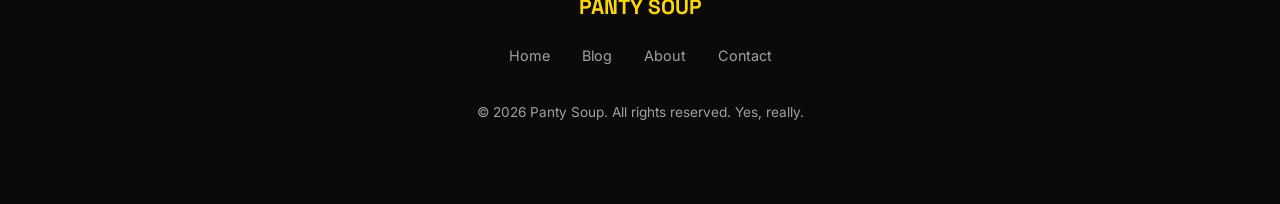
<file: blog/is-that-panty-soup.html>
<!DOCTYPE html>
<html lang="en">
<head>
  <meta charset="UTF-8">
  <meta name="viewport" content="width=device-width, initial-scale=1.0">
  <title>Is That Panty Soup? A Field Guide to Spotting It in the Wild | Panty Soup</title>
  <meta name="description" content="Not sure if something qualifies as Panty Soup? This field guide breaks down real-world scenarios so you can identify Panty Soup moments with confidence. Includes the official Panty Soup scale.">
  <meta name="keywords" content="panty soup examples, is that panty soup, panty soup scale, panty soup moments, panty soup guide">
  <link rel="canonical" href="https://pantysoup.co/blog/is-that-panty-soup.html">

  <!-- OpenGraph -->
  <meta property="og:title" content="Is That Panty Soup? A Field Guide to Spotting It in the Wild">
  <meta property="og:description" content="Not sure if something qualifies as Panty Soup? This field guide breaks down real-world scenarios. Includes the official Panty Soup scale.">
  <meta property="og:url" content="https://pantysoup.co/blog/is-that-panty-soup.html">
  <meta property="og:type" content="article">
  <meta property="og:site_name" content="Panty Soup">

  <!-- Twitter Card -->
  <meta name="twitter:card" content="summary_large_image">
  <meta name="twitter:title" content="Is That Panty Soup? A Field Guide to Spotting It in the Wild">
  <meta name="twitter:description" content="Not sure if something qualifies as Panty Soup? This field guide will help you spot it in the wild.">

  <!-- Fonts -->
  <link rel="preconnect" href="https://fonts.googleapis.com">
  <link rel="preconnect" href="https://fonts.gstatic.com" crossorigin>
  <link href="https://fonts.googleapis.com/css2?family=Inter:wght@400;500;600&family=Space+Grotesk:wght@500;700&display=swap" rel="stylesheet">

  <link rel="icon" type="image/svg+xml" href="/favicon.svg">
  <link rel="stylesheet" href="../styles.css">

  <!-- JSON-LD Article Schema -->
  <script type="application/ld+json">
  {
    "@context": "https://schema.org",
    "@type": "Article",
    "headline": "Is That Panty Soup? A Field Guide to Spotting It in the Wild",
    "description": "Not sure if something qualifies as Panty Soup? This field guide breaks down real-world scenarios so you can identify Panty Soup moments with confidence.",
    "datePublished": "2026-03-31",
    "author": {
      "@type": "Organization",
      "name": "Panty Soup"
    },
    "publisher": {
      "@type": "Organization",
      "name": "Panty Soup"
    },
    "mainEntityOfPage": {
      "@type": "WebPage",
      "@id": "https://pantysoup.co/blog/is-that-panty-soup.html"
    }
  }
  </script>
</head>
<body>

  <!-- Navigation -->
  <nav class="nav" aria-label="Main navigation">
    <div class="container nav__inner">
      <a href="/" class="nav__logo" aria-label="Panty Soup Home">PANTY SOUP</a>
      <ul class="nav__links">
        <li><a href="/">Home</a></li>
        <li><a href="/blog/" class="active">Blog</a></li>
        <li><a href="/about.html">About</a></li>
        <li><a href="/contact.html">Contact</a></li>
      </ul>
      <button class="nav__hamburger" aria-label="Toggle navigation menu" aria-expanded="false">
        <span></span>
        <span></span>
        <span></span>
      </button>
    </div>
  </nav>

  <!-- Article -->
  <article class="article">
    <div class="container container--narrow">

      <header class="article__header">
        <span class="article__tag">Field Guide</span>
        <h1 class="article__title">Is That <span class="highlight">Panty Soup</span>? A Field Guide to Spotting It in the Wild</h1>
        <p class="article__meta">March 31, 2026</p>
      </header>

      <div class="article__body">

        <p>
          You now know <a href="/blog/what-does-panty-soup-mean.html">what Panty Soup means</a>.
          But knowing the definition and being able to identify it in the wild are two
          different skills. Like knowing what a bird is versus being able to tell a hawk
          from a falcon at 200 yards. This is your field guide.
        </p>

        <p>
          We're going to walk through real-world scenarios and rate them on the
          <strong>Official Panty Soup Scale</strong>. By the end, you'll be able to
          spot Panty Soup in any environment — bars, boardrooms, ballparks, and
          everywhere in between.
        </p>

        <h2>The Official Panty Soup Scale</h2>

        <p>
          Before we begin, let's establish the measurement system. Because if we're
          going to take this seriously (and we are), we need standardization.
        </p>

        <ul>
          <li><strong>0/10 — Lukewarm Water.</strong> Not even close. You tried, but no.</li>
          <li><strong>3/10 — Mild Broth.</strong> There's potential here, but it's not soup yet.</li>
          <li><strong>5/10 — Simmering.</strong> Respectable. People noticed. Not legendary.</li>
          <li><strong>7/10 — Hot Soup.</strong> This is real. Heads are turning. Stories will be told.</li>
          <li><strong>9/10 — Boiling.</strong> Generational. People will talk about this for years.</li>
          <li><strong>10/10 — Nuclear Panty Soup.</strong> This has only happened a handful of times in human history. The moon landing. That one Michael Jordan game. Your dad's wedding photos from 1987.</li>
        </ul>

        <h2>Scenario 1: The Entrance</h2>

        <p>
          <strong>The Setup:</strong> You walk into a rooftop bar on a Saturday night.
          You're wearing something that fits perfectly. Not overdressed. Not underdressed.
          Just... right. You don't scan the room. You don't check your phone. You walk
          straight to the bar, order something without looking at the menu, and lean back.
        </p>

        <p>
          <strong>The Verdict:</strong> 7/10 — Hot Soup. The walk, the confidence, the
          not-looking-at-the-menu move. That's the triple threat. Deducting points because
          it's a rooftop bar and literally everyone is trying to look cool there. The
          competition is fierce. Bonus point if the bartender already knows your name.
        </p>

        <h2>Scenario 2: The Pickup Game</h2>

        <p>
          <strong>The Setup:</strong> You show up to the park in beat-up sneakers and a
          random t-shirt. Nobody knows you. You get picked last. First play: you cross
          someone so badly they have to tie their shoes. By the fourth game, teams are
          arguing about who gets you.
        </p>

        <p>
          <strong>The Verdict:</strong> 9/10 — Boiling. This is elite Panty Soup because
          of the arc. You went from "who's that guy" to "we need that guy" in under an
          hour. The beat-up sneakers are doing heavy lifting here because they prove you
          don't need equipment to dominate. Only thing keeping this from a 10 is that
          it's a pickup game and not a stadium. Scale matters.
        </p>

        <h2>Scenario 3: The Watch</h2>

        <p>
          <strong>The Setup:</strong> Dinner with friends. Someone reaches for the bread
          basket and their sleeve pulls back just slightly. There it is. A Patek Philippe
          Nautilus. They don't mention it. They don't adjust it. They don't even look at
          it. When someone finally says "nice watch," they say "thanks" and change the
          subject.
        </p>

        <p>
          <strong>The Verdict:</strong> 8/10 — Very Hot Soup. The single-word
          acknowledgment is the key detail. "Thanks." Not "Oh yeah, I picked it up in
          Geneva." Not "It's actually a 5711, they discontinued it." Just "thanks."
          That restraint is where the Panty Soup lives. If they had launched into the
          ref number and the waitlist story, this drops to a 3 immediately.
        </p>

        <h2>Scenario 4: The Tarmac</h2>

        <p>
          <strong>The Setup:</strong> Your buddy texts the group chat: "Running 10 min
          late." Then goes silent. Two hours later, sends a photo from Miami. No
          explanation. No airplane emoji. No "spontaneous trip!" energy. Just a picture
          of stone crabs and a water view.
        </p>

        <p>
          <strong>The Verdict:</strong> 8/10 — Very Hot Soup. The "running late" text
          is what elevates this. The misdirection. Everyone assumed traffic, maybe a
          long line at the coffee shop. Nope. Private jet to Miami for stone crabs.
          The deliberate withholding of information is chef's kiss Panty Soup. Would
          be a 9 if they never posted anything and you only found out two weeks later
          from someone else.
        </p>

        <h2>Scenario 5: The Parent Move</h2>

        <p>
          <strong>The Setup:</strong> School talent show. Your kid is nervous. You're
          in the audience in a folding chair like every other parent. Your kid gets on
          stage, absolutely crushes it, and the entire auditorium stands up. And there
          you are, sitting, clapping, tears in your eyes, prouder than you've ever been
          but not making it about you at all.
        </p>

        <p>
          <strong>The Verdict:</strong> 9/10 — Boiling. This is the rarest form of
          Panty Soup: the kind where you're not even the main character but your energy
          made the main character possible. Reflected Panty Soup. The quiet pride.
          The folding chair. The tears you pretend aren't there. This is the good stuff.
        </p>

        <h2>Scenario 6: The Resignation</h2>

        <p>
          <strong>The Setup:</strong> You hand in your two weeks. Your boss panics.
          Offers a raise. You politely decline. Counter-offers start flying in. You
          decline those too. Someone asks where you're going and you say "I'll let
          you know when I figure that out" with complete peace. You don't have a plan.
          You just have standards.
        </p>

        <p>
          <strong>The Verdict:</strong> 7/10 — Hot Soup. Walking away from money
          because the situation doesn't match your self-respect is inherently Panty
          Soup. The "I'll let you know" line is carrying a lot of weight. Docked
          points because if you don't actually figure it out, this ages poorly. Panty
          Soup has a shelf life when bills are involved.
        </p>

        <h2>Scenario 7: The Save</h2>

        <p>
          <strong>The Setup:</strong> Group dinner at a fancy restaurant. Someone
          orders wine they clearly can't pronounce. The sommelier gives a look. Before
          it gets awkward, you jump in with "Great choice, I had that last month at
          another spot, it's incredible" — whether or not that's true. Your friend
          relaxes. The sommelier adjusts. Crisis averted.
        </p>

        <p>
          <strong>The Verdict:</strong> 7/10 — Hot Soup. Wingman Panty Soup.
          Using your social awareness to protect someone else's dignity without them
          even knowing they were in danger. This is the kind of move that doesn't
          make highlight reels but absolutely makes you the person everyone wants at
          the table.
        </p>

        <h2>What Is NOT Panty Soup</h2>

        <p>
          Just as important as knowing what qualifies, you need to know what doesn't.
          Here are some common impostors.
        </p>

        <p>
          <strong>Revving your engine at a red light next to another car.</strong>
          0/10. Lukewarm Water. This is the opposite of Panty Soup. This is Panty
          Soup's restraining order.
        </p>

        <p>
          <strong>Posting your boarding pass on Instagram.</strong> 0/10. The moment
          you announce it, the soup evaporates. Real Panty Soup doesn't need a
          marketing department.
        </p>

        <p>
          <strong>Name-dropping at a party.</strong> 0/10. "Yeah, me and Drake were
          just talking about that." Were you, though? And even if you were, telling
          people about it is the opposite of the energy we're going for here.
        </p>

        <p>
          <strong>Buying a round of shots and yelling about it.</strong> 2/10. Mild
          Broth at best. The buying is generous. The yelling kills it. Panty Soup
          pays the tab silently, remember?
        </p>

        <p>
          <strong>Flexing gym progress in the mirror selfie.</strong> 1/10. The gym
          work is admirable. The selfie is the problem. Panty Soup lets other people
          notice the arms. You just wear the t-shirt.
        </p>

        <h2>How to Develop Your Panty Soup Radar</h2>

        <p>
          Here's the cheat code: <strong>Panty Soup always feels effortless.</strong>
          When you see something and your first thought is "that person is trying really
          hard," that's not it. When you see something and your first thought is "how
          are they so calm right now," you've found the soup.
        </p>

        <p>
          Start paying attention. It's everywhere once you know what to look for. The
          person who holds the door without expecting a thank you. The coworker who
          sends the most helpful email you've ever received, with no signature block
          or self-promotion. The stranger at the coffee shop reading an actual
          physical book like it's 2005 and they don't care.
        </p>

        <p>
          Panty Soup is all around you. Now you have the eyes to see it.
        </p>

        <p>
          And the next time you witness a moment that's undeniably, effortlessly,
          impossibly cool... you'll know exactly what to call it.
        </p>

      </div>

      <!-- Related Posts -->
      <div class="mt-lg" style="border-top: 1px solid var(--color-border); padding-top: 2rem;">
        <h3>Keep Reading</h3>
        <ul style="list-style: none; padding: 0; margin-top: 1rem;">
          <li class="mb-sm"><a href="/blog/what-does-panty-soup-mean.html">What Does "Panty Soup" Mean? The Official Definition</a></li>
          <li class="mb-sm"><a href="/blog/what-is-panty-soup.html">What Is Panty Soup? A Totally Serious Explanation</a></li>
          <li class="mb-sm"><a href="/blog/panty-soup-faq.html">The Official Panty Soup FAQ</a></li>
        </ul>
      </div>

      <!-- Email Signup -->
      <div class="signup mt-lg">
        <h3 class="signup__title">Join the Soup</h3>
        <p class="signup__subtitle">Get new posts in your inbox. Be the first to know when something is certified Panty Soup.</p>
        <form class="signup__form" action="https://formspree.io/f/YOUR_FORM_ID" method="POST">
          <input type="email" name="email" class="signup__input" placeholder="your@email.com" required aria-label="Email address">
          <button type="submit" class="btn btn--primary">I'm In</button>
        </form>
      </div>

    </div>
  </article>

  <!-- Footer -->
  <footer class="footer">
    <div class="container">
      <p class="footer__brand">PANTY SOUP</p>
      <ul class="footer__links">
        <li><a href="/">Home</a></li>
        <li><a href="/blog/">Blog</a></li>
        <li><a href="/about.html">About</a></li>
        <li><a href="/contact.html">Contact</a></li>
      </ul>
      <p class="footer__copy">&copy; <span id="year"></span> Panty Soup. All rights reserved. Yes, really.</p>
    </div>
  </footer>

  <script src="../script.js"></script>
</body>
</html>
</file>
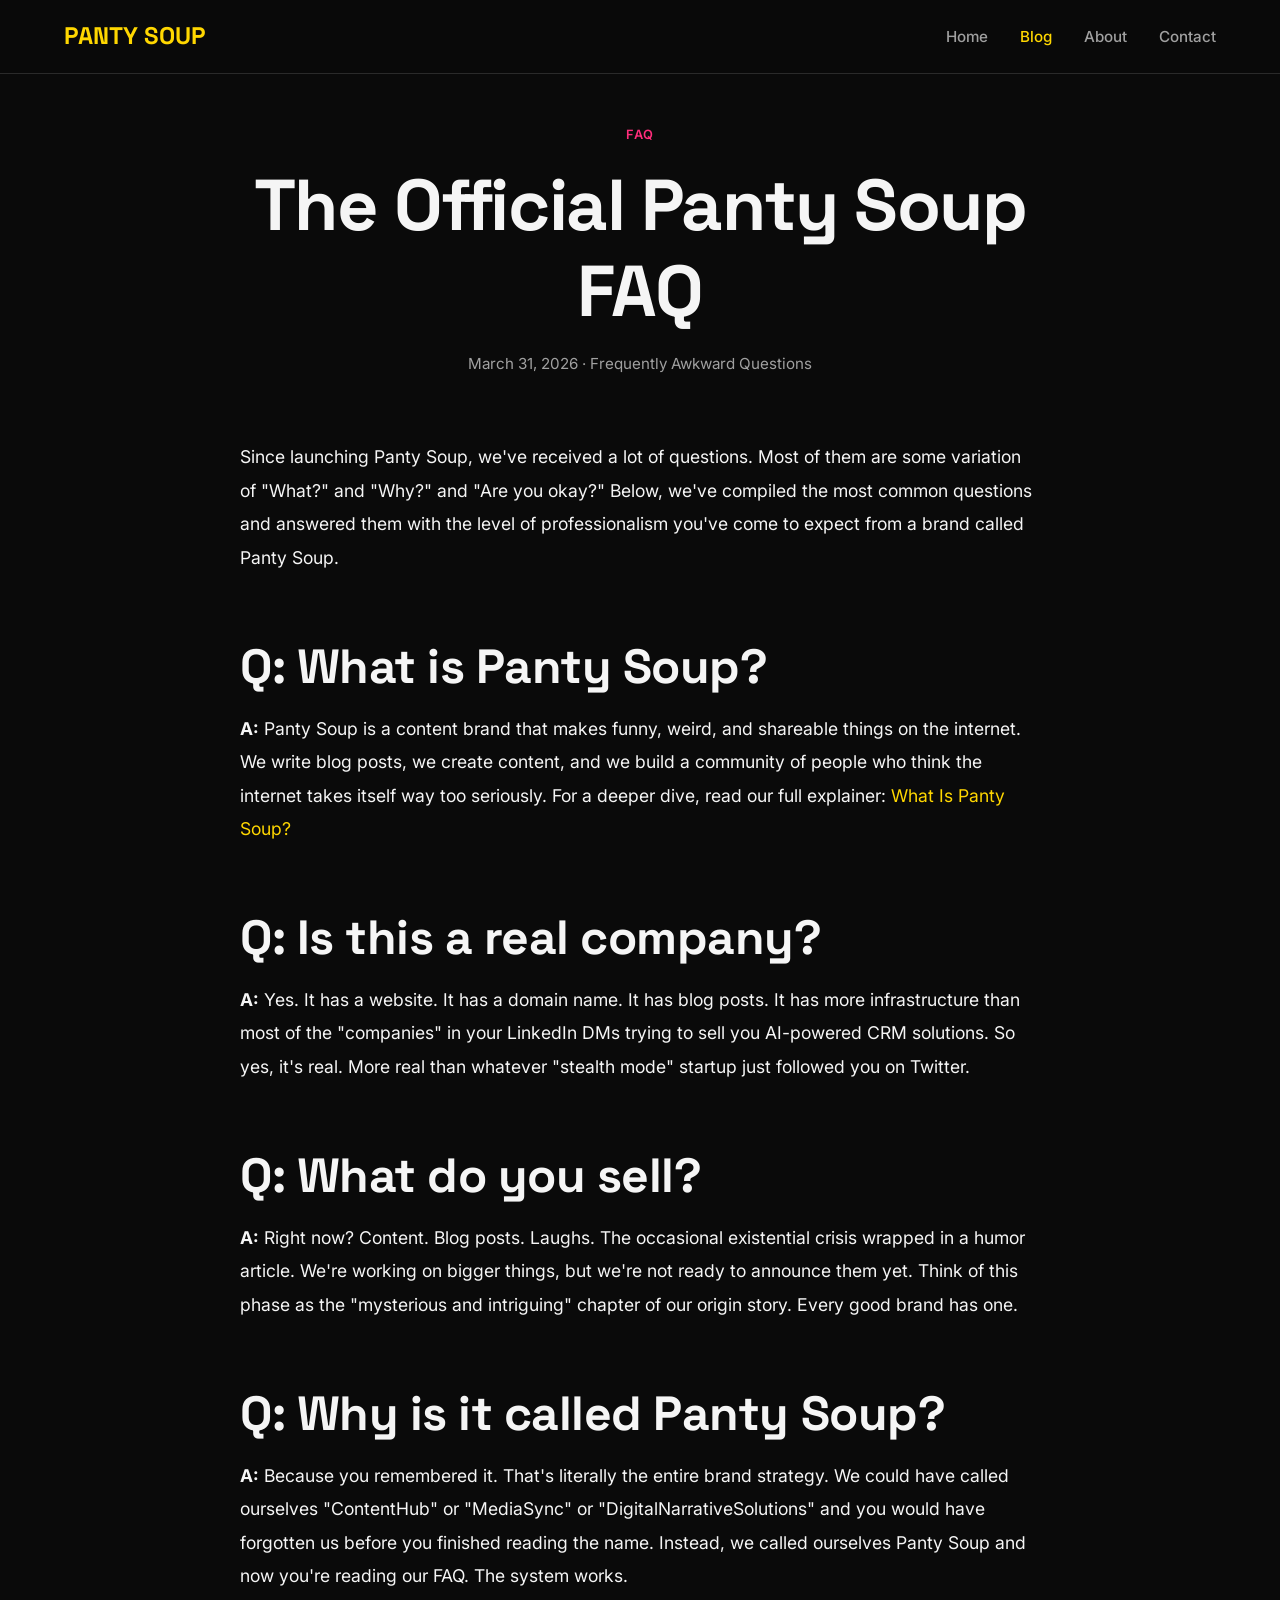
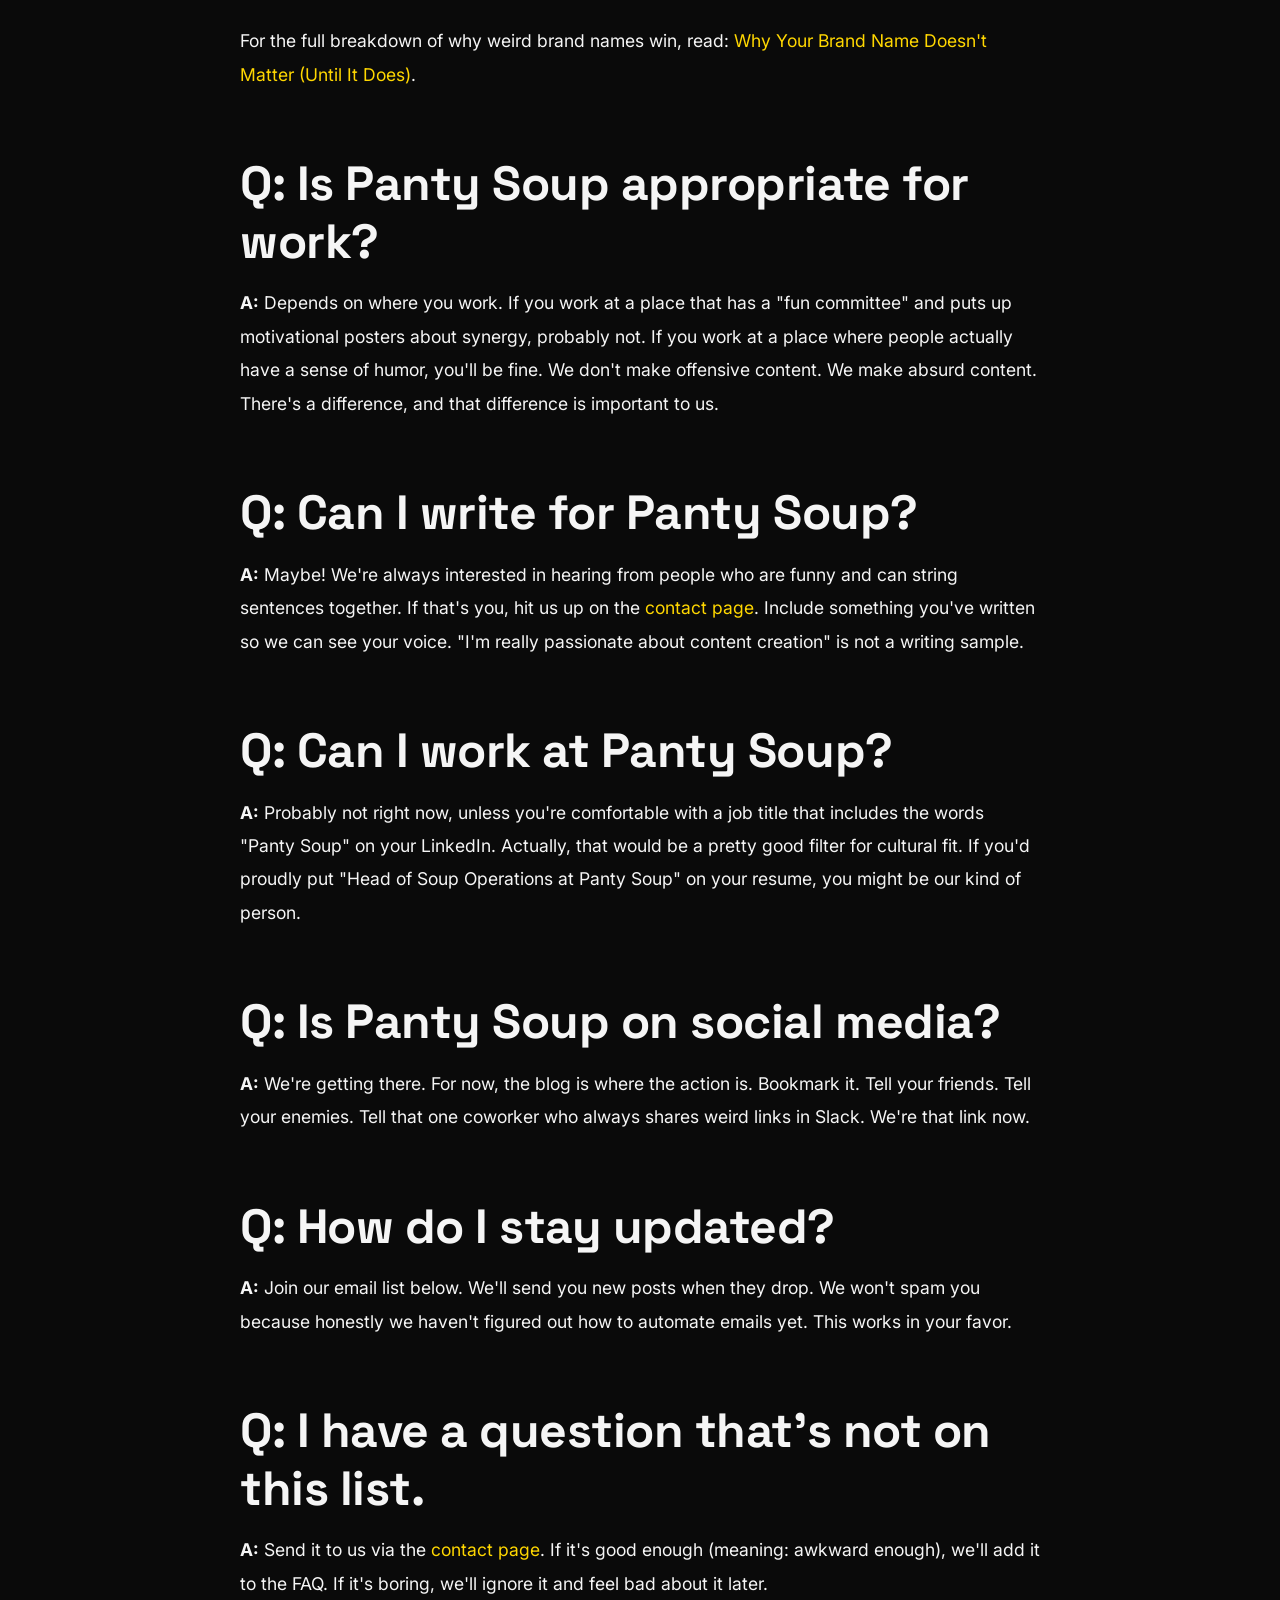
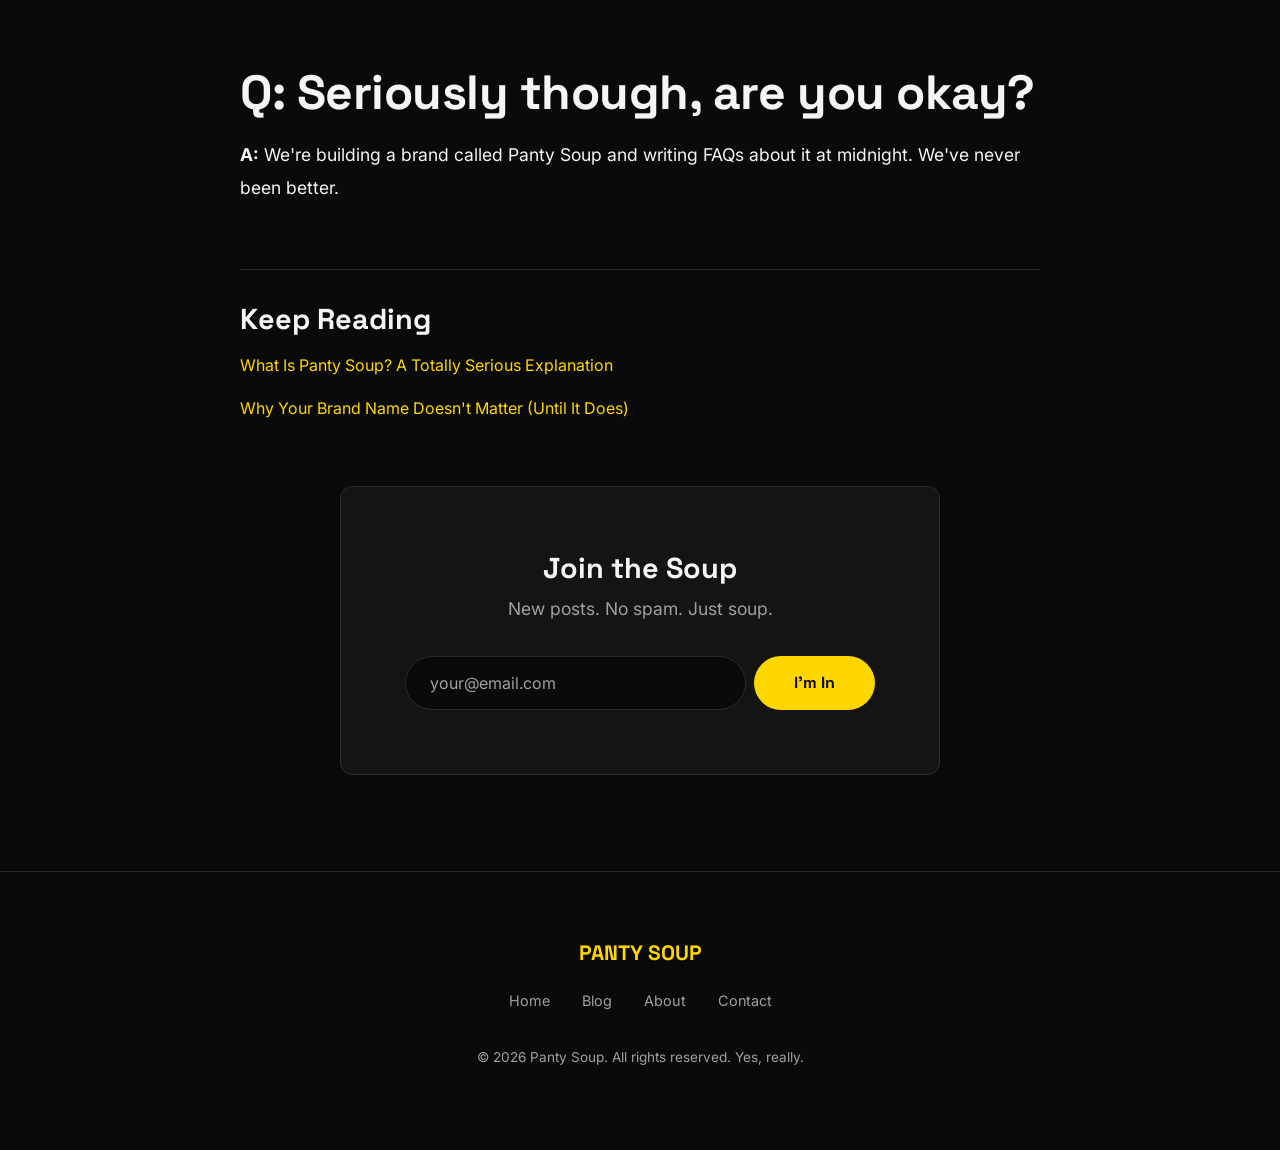
<file: blog/panty-soup-faq.html>
<!DOCTYPE html>
<html lang="en">
<head>
  <meta charset="UTF-8">
  <meta name="viewport" content="width=device-width, initial-scale=1.0">
  <title>The Official Panty Soup FAQ (Frequently Awkward Questions) | Panty Soup</title>
  <meta name="description" content="Is Panty Soup a real company? What does Panty Soup sell? Can I work at Panty Soup? All your burning questions answered with questionable sincerity.">
  <meta name="keywords" content="panty soup faq, panty soup questions, is panty soup real, panty soup company, panty soup answers">
  <link rel="canonical" href="https://pantysoup.co/blog/panty-soup-faq.html">

  <!-- OpenGraph -->
  <meta property="og:title" content="The Official Panty Soup FAQ (Frequently Awkward Questions)">
  <meta property="og:description" content="Is Panty Soup a real company? What does it sell? All your burning questions, answered with questionable sincerity.">
  <meta property="og:url" content="https://pantysoup.co/blog/panty-soup-faq.html">
  <meta property="og:type" content="article">
  <meta property="og:site_name" content="Panty Soup">

  <!-- Twitter Card -->
  <meta name="twitter:card" content="summary_large_image">
  <meta name="twitter:title" content="The Official Panty Soup FAQ (Frequently Awkward Questions)">
  <meta name="twitter:description" content="Is Panty Soup a real company? What does it sell? All your burning questions, answered with questionable sincerity.">

  <!-- Fonts -->
  <link rel="preconnect" href="https://fonts.googleapis.com">
  <link rel="preconnect" href="https://fonts.gstatic.com" crossorigin>
  <link href="https://fonts.googleapis.com/css2?family=Inter:wght@400;500;600&family=Space+Grotesk:wght@500;700&display=swap" rel="stylesheet">

  <link rel="icon" type="image/svg+xml" href="/favicon.svg">
  <link rel="stylesheet" href="../styles.css">

  <!-- JSON-LD Article Schema + FAQ Schema -->
  <script type="application/ld+json">
  {
    "@context": "https://schema.org",
    "@type": "Article",
    "headline": "The Official Panty Soup FAQ (Frequently Awkward Questions)",
    "description": "Is Panty Soup a real company? What does Panty Soup sell? Can I work at Panty Soup? All your burning questions answered with questionable sincerity.",
    "datePublished": "2026-03-31",
    "author": {
      "@type": "Organization",
      "name": "Panty Soup"
    },
    "publisher": {
      "@type": "Organization",
      "name": "Panty Soup"
    },
    "mainEntityOfPage": {
      "@type": "WebPage",
      "@id": "https://pantysoup.co/blog/panty-soup-faq.html"
    }
  }
  </script>
  <script type="application/ld+json">
  {
    "@context": "https://schema.org",
    "@type": "FAQPage",
    "mainEntity": [
      {
        "@type": "Question",
        "name": "What is Panty Soup?",
        "acceptedAnswer": {
          "@type": "Answer",
          "text": "Panty Soup is a content brand that makes funny, weird, and shareable content on the internet. We write blog posts, create content, and build a community of people who think the internet takes itself too seriously."
        }
      },
      {
        "@type": "Question",
        "name": "Is Panty Soup a real company?",
        "acceptedAnswer": {
          "@type": "Answer",
          "text": "Yes. It has a website, a domain name, and blog posts. That's more infrastructure than most of the companies in your LinkedIn DMs."
        }
      },
      {
        "@type": "Question",
        "name": "What does Panty Soup sell?",
        "acceptedAnswer": {
          "@type": "Answer",
          "text": "Right now, Panty Soup produces free content including blog posts, humor, and commentary. Bigger things are in the works. Stay tuned."
        }
      },
      {
        "@type": "Question",
        "name": "Why is it called Panty Soup?",
        "acceptedAnswer": {
          "@type": "Answer",
          "text": "Because you remembered it. That's the entire brand strategy. A name so absurd you can't forget it, which creates organic word-of-mouth that no ad budget could replicate."
        }
      },
      {
        "@type": "Question",
        "name": "Can I work at Panty Soup?",
        "acceptedAnswer": {
          "@type": "Answer",
          "text": "Probably not right now. But if you're funny, talented, and comfortable telling people you work at a place called Panty Soup, we should talk eventually."
        }
      }
    ]
  }
  </script>
</head>
<body>

  <!-- Navigation -->
  <nav class="nav" aria-label="Main navigation">
    <div class="container nav__inner">
      <a href="/" class="nav__logo" aria-label="Panty Soup Home">PANTY SOUP</a>
      <ul class="nav__links">
        <li><a href="/">Home</a></li>
        <li><a href="/blog/" class="active">Blog</a></li>
        <li><a href="/about.html">About</a></li>
        <li><a href="/contact.html">Contact</a></li>
      </ul>
      <button class="nav__hamburger" aria-label="Toggle navigation menu" aria-expanded="false">
        <span></span>
        <span></span>
        <span></span>
      </button>
    </div>
  </nav>

  <!-- Article -->
  <article class="article">
    <div class="container container--narrow">

      <header class="article__header">
        <span class="article__tag">FAQ</span>
        <h1 class="article__title">The Official <span class="highlight">Panty Soup</span> FAQ</h1>
        <p class="article__meta">March 31, 2026 &middot; Frequently Awkward Questions</p>
      </header>

      <div class="article__body">

        <p>
          Since launching Panty Soup, we've received a lot of questions. Most of them are some
          variation of "What?" and "Why?" and "Are you okay?" Below, we've compiled the most
          common questions and answered them with the level of professionalism you've come to
          expect from a brand called Panty Soup.
        </p>

        <h2>Q: What is Panty Soup?</h2>
        <p>
          <strong>A:</strong> Panty Soup is a content brand that makes funny, weird, and
          shareable things on the internet. We write blog posts, we create content, and we
          build a community of people who think the internet takes itself way too seriously.
          For a deeper dive, read our full explainer:
          <a href="/blog/what-is-panty-soup.html">What Is Panty Soup?</a>
        </p>

        <h2>Q: Is this a real company?</h2>
        <p>
          <strong>A:</strong> Yes. It has a website. It has a domain name. It has blog posts.
          It has more infrastructure than most of the "companies" in your LinkedIn DMs trying
          to sell you AI-powered CRM solutions. So yes, it's real. More real than whatever
          "stealth mode" startup just followed you on Twitter.
        </p>

        <h2>Q: What do you sell?</h2>
        <p>
          <strong>A:</strong> Right now? Content. Blog posts. Laughs. The occasional existential
          crisis wrapped in a humor article. We're working on bigger things, but we're not ready
          to announce them yet. Think of this phase as the "mysterious and intriguing" chapter
          of our origin story. Every good brand has one.
        </p>

        <h2>Q: Why is it called Panty Soup?</h2>
        <p>
          <strong>A:</strong> Because you remembered it. That's literally the entire brand
          strategy. We could have called ourselves "ContentHub" or "MediaSync" or
          "DigitalNarrativeSolutions" and you would have forgotten us before you finished
          reading the name. Instead, we called ourselves Panty Soup and now you're reading
          our FAQ. The system works.
        </p>
        <p>
          For the full breakdown of why weird brand names win, read:
          <a href="/blog/why-brand-names-dont-matter.html">Why Your Brand Name Doesn't Matter (Until It Does)</a>.
        </p>

        <h2>Q: Is Panty Soup appropriate for work?</h2>
        <p>
          <strong>A:</strong> Depends on where you work. If you work at a place that
          has a "fun committee" and puts up motivational posters about synergy, probably not.
          If you work at a place where people actually have a sense of humor, you'll be fine.
          We don't make offensive content. We make absurd content. There's a difference, and
          that difference is important to us.
        </p>

        <h2>Q: Can I write for Panty Soup?</h2>
        <p>
          <strong>A:</strong> Maybe! We're always interested in hearing from people who are
          funny and can string sentences together. If that's you, hit us up on the
          <a href="/contact.html">contact page</a>. Include something you've written so we
          can see your voice. "I'm really passionate about content creation" is not a
          writing sample.
        </p>

        <h2>Q: Can I work at Panty Soup?</h2>
        <p>
          <strong>A:</strong> Probably not right now, unless you're comfortable with a job
          title that includes the words "Panty Soup" on your LinkedIn. Actually, that would
          be a pretty good filter for cultural fit. If you'd proudly put "Head of Soup Operations
          at Panty Soup" on your resume, you might be our kind of person.
        </p>

        <h2>Q: Is Panty Soup on social media?</h2>
        <p>
          <strong>A:</strong> We're getting there. For now, the blog is where the action is.
          Bookmark it. Tell your friends. Tell your enemies. Tell that one coworker who always
          shares weird links in Slack. We're that link now.
        </p>

        <h2>Q: How do I stay updated?</h2>
        <p>
          <strong>A:</strong> Join our email list below. We'll send you new posts when they
          drop. We won't spam you because honestly we haven't figured out how to automate
          emails yet. This works in your favor.
        </p>

        <h2>Q: I have a question that's not on this list.</h2>
        <p>
          <strong>A:</strong> Send it to us via the <a href="/contact.html">contact page</a>.
          If it's good enough (meaning: awkward enough), we'll add it to the FAQ. If it's
          boring, we'll ignore it and feel bad about it later.
        </p>

        <h2>Q: Seriously though, are you okay?</h2>
        <p>
          <strong>A:</strong> We're building a brand called Panty Soup and writing FAQs about
          it at midnight. We've never been better.
        </p>

      </div>

      <!-- Related Posts -->
      <div class="mt-lg" style="border-top: 1px solid var(--color-border); padding-top: 2rem;">
        <h3>Keep Reading</h3>
        <ul style="list-style: none; padding: 0; margin-top: 1rem;">
          <li class="mb-sm"><a href="/blog/what-is-panty-soup.html">What Is Panty Soup? A Totally Serious Explanation</a></li>
          <li class="mb-sm"><a href="/blog/why-brand-names-dont-matter.html">Why Your Brand Name Doesn't Matter (Until It Does)</a></li>
        </ul>
      </div>

      <!-- Email Signup -->
      <div class="signup mt-lg">
        <h3 class="signup__title">Join the Soup</h3>
        <p class="signup__subtitle">New posts. No spam. Just soup.</p>
        <form class="signup__form" action="https://formspree.io/f/YOUR_FORM_ID" method="POST">
          <input type="email" name="email" class="signup__input" placeholder="your@email.com" required aria-label="Email address">
          <button type="submit" class="btn btn--primary">I'm In</button>
        </form>
      </div>

    </div>
  </article>

  <!-- Footer -->
  <footer class="footer">
    <div class="container">
      <p class="footer__brand">PANTY SOUP</p>
      <ul class="footer__links">
        <li><a href="/">Home</a></li>
        <li><a href="/blog/">Blog</a></li>
        <li><a href="/about.html">About</a></li>
        <li><a href="/contact.html">Contact</a></li>
      </ul>
      <p class="footer__copy">&copy; <span id="year"></span> Panty Soup. All rights reserved. Yes, really.</p>
    </div>
  </footer>

  <script src="../script.js"></script>
</body>
</html>
</file>
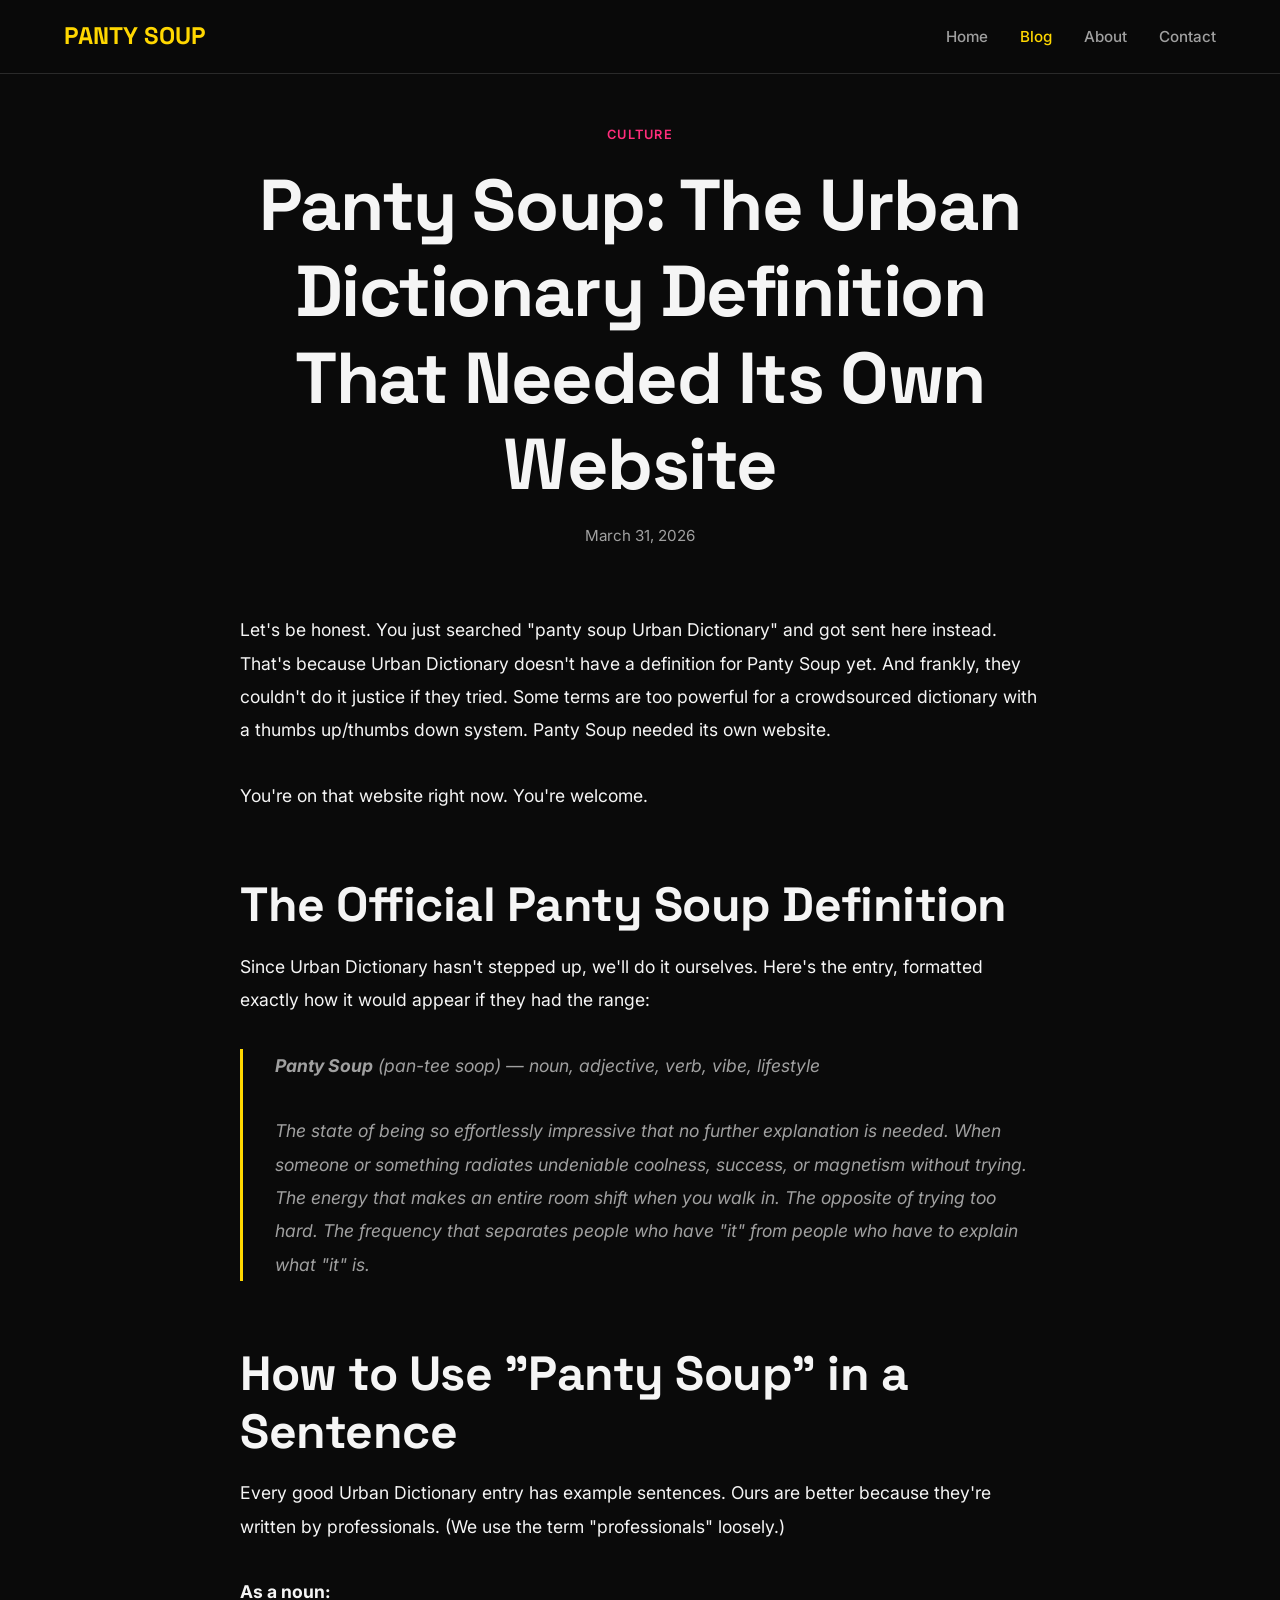
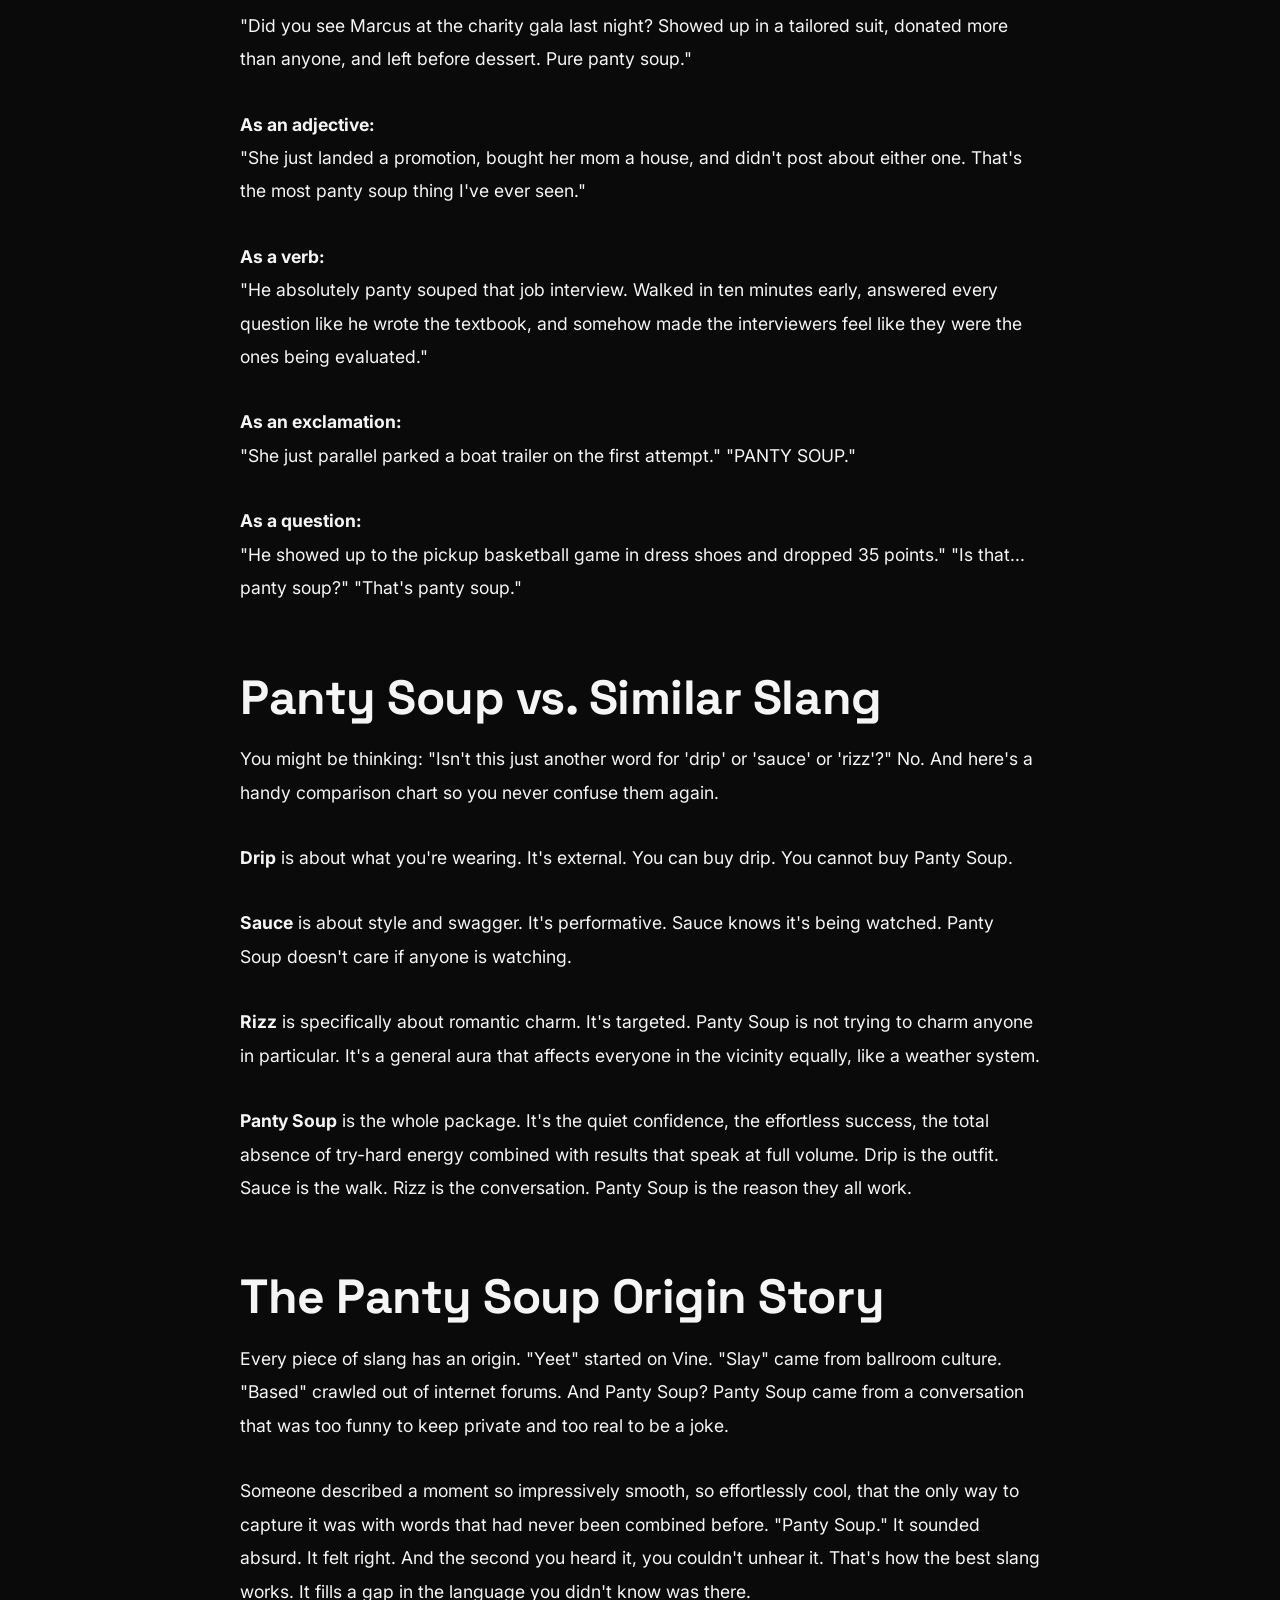
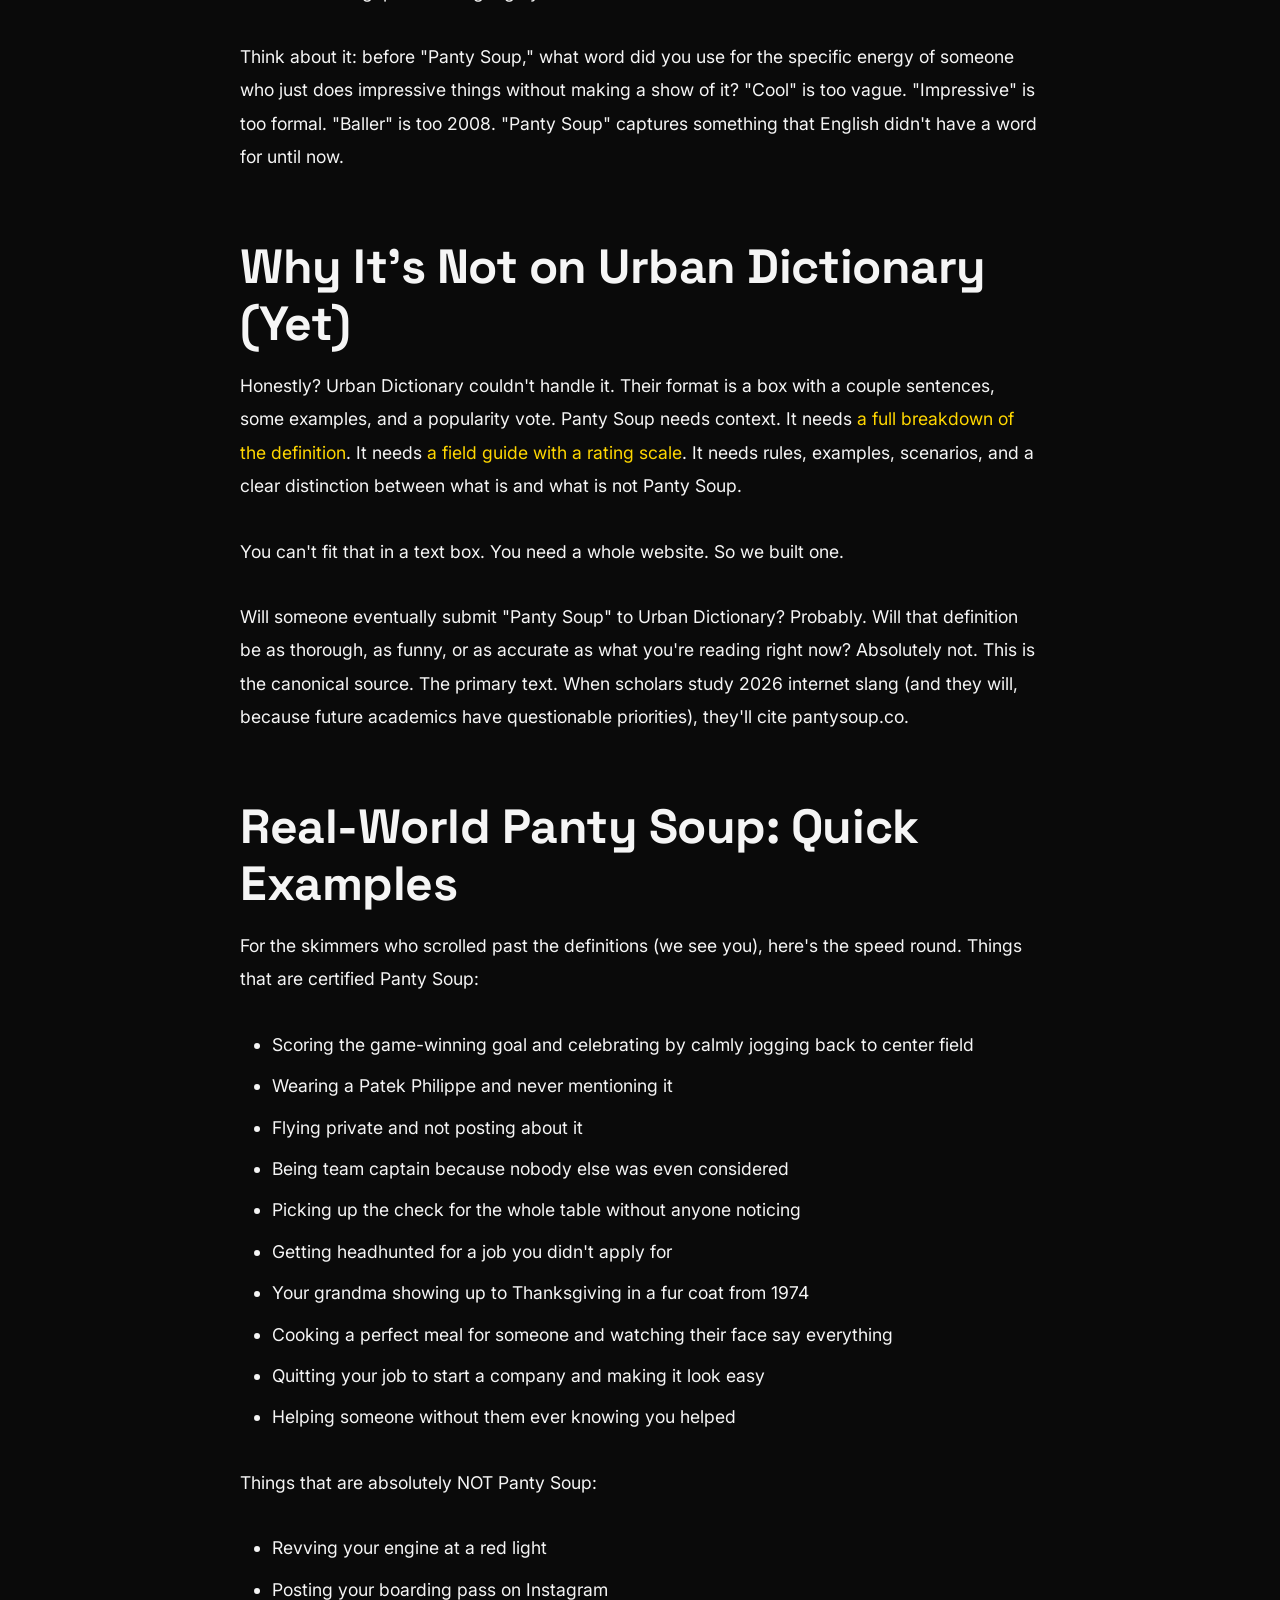
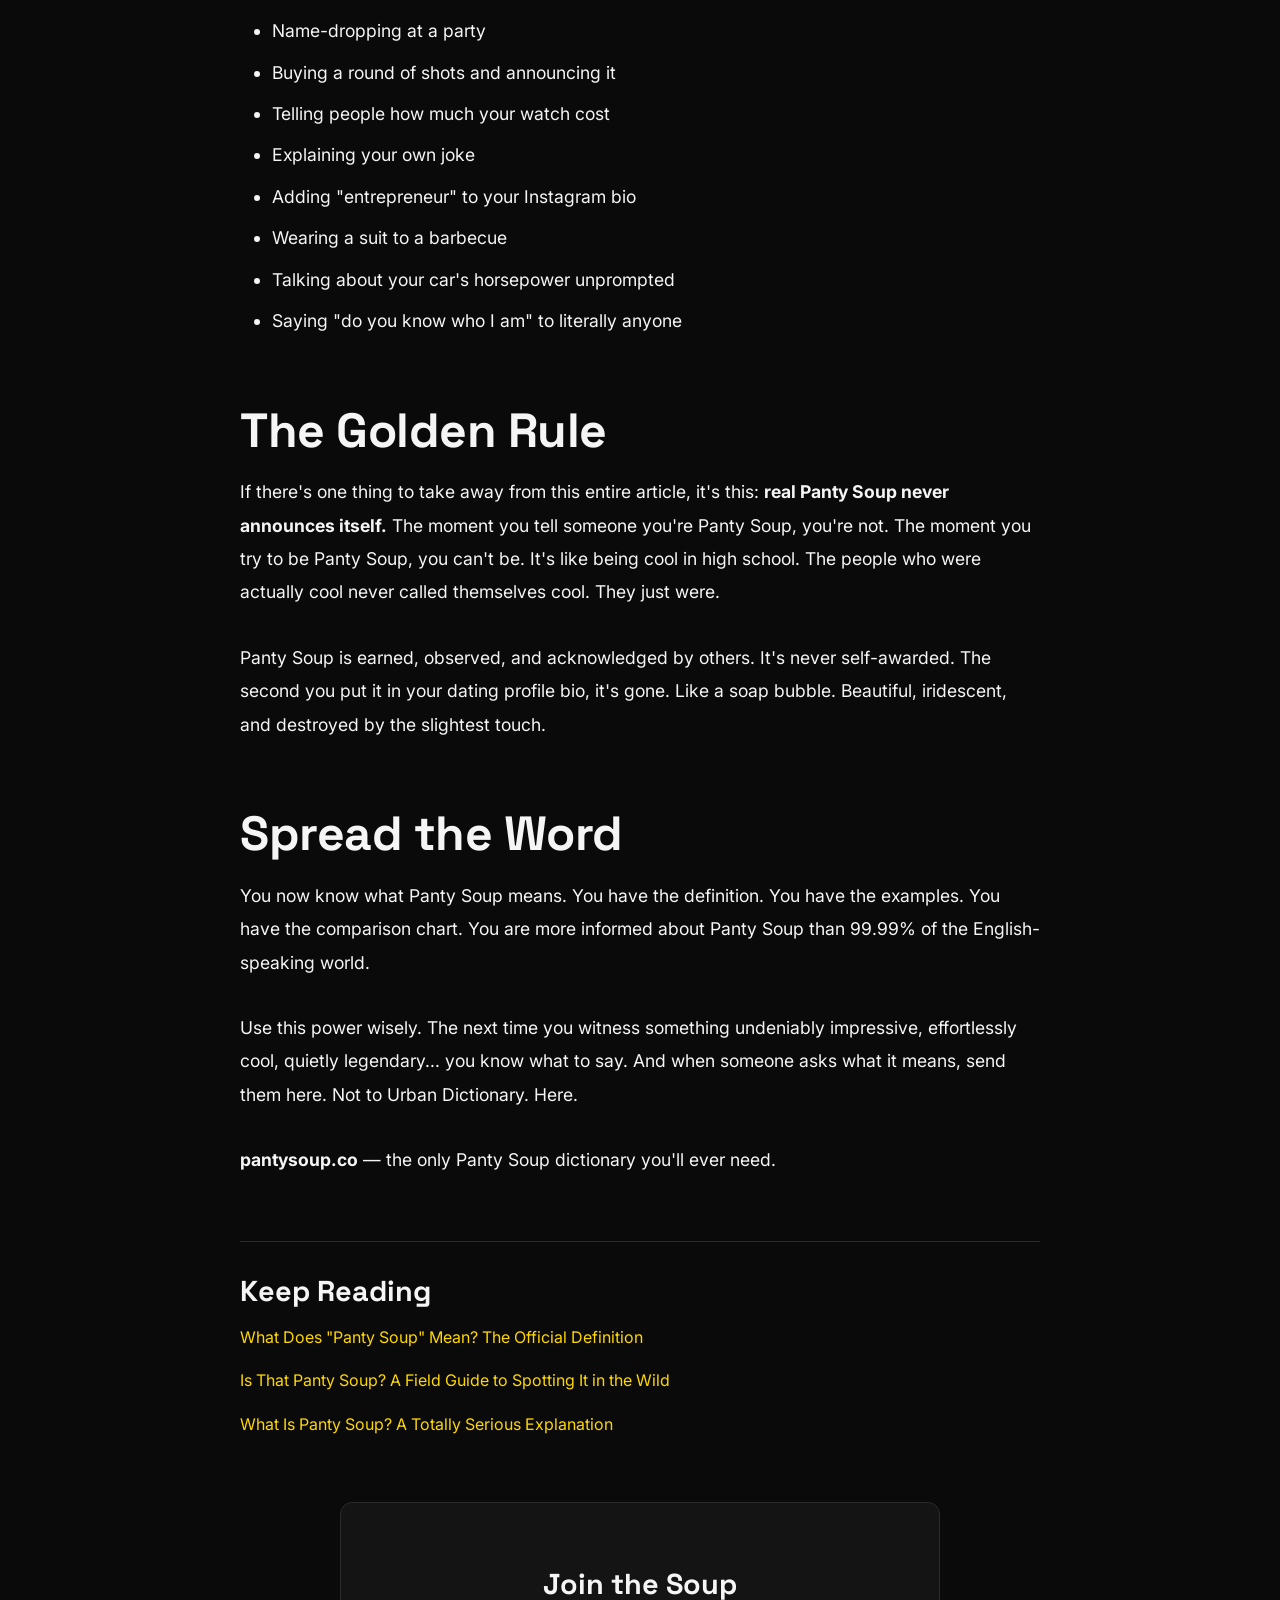
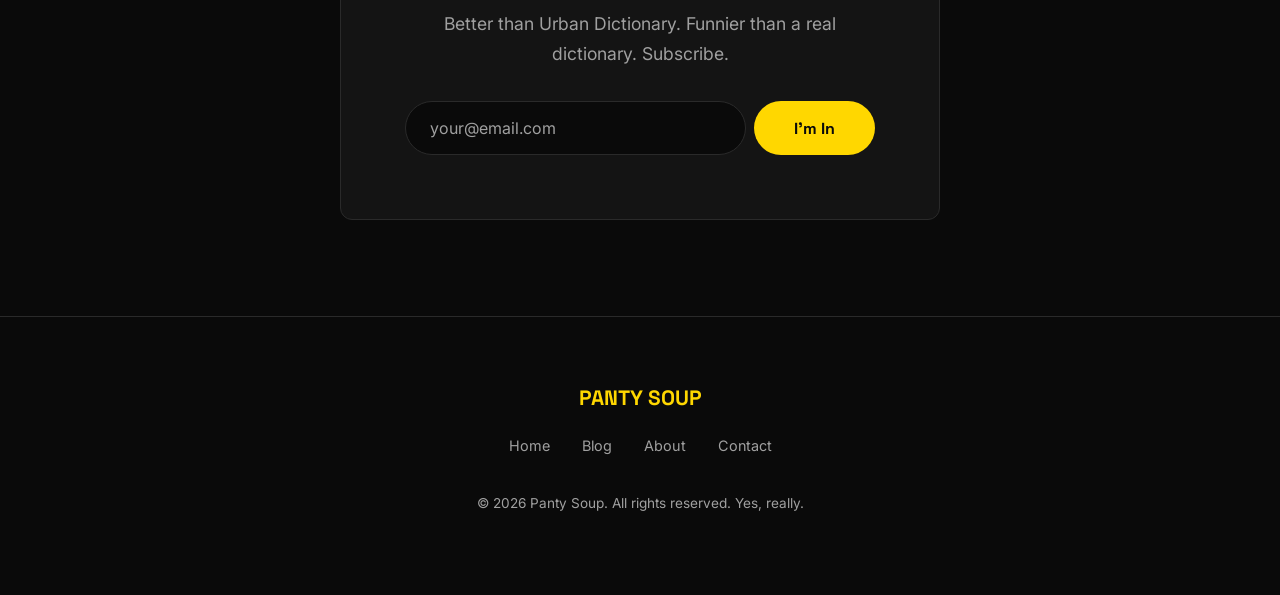
<file: blog/panty-soup-urban-dictionary.html>
<!DOCTYPE html>
<html lang="en">
<head>
  <meta charset="UTF-8">
  <meta name="viewport" content="width=device-width, initial-scale=1.0">
  <title>Panty Soup: The Urban Dictionary Definition That Needed Its Own Website | Panty Soup</title>
  <meta name="description" content="Looking for Panty Soup on Urban Dictionary? You won't find it there. The real definition lives here. Panty Soup: when you're so undeniably impressive it speaks for itself.">
  <meta name="keywords" content="panty soup urban dictionary, panty soup definition, what is panty soup, panty soup slang, panty soup meaning, panty soup term, urban dictionary panty soup">
  <link rel="canonical" href="https://pantysoup.co/blog/panty-soup-urban-dictionary.html">

  <!-- OpenGraph -->
  <meta property="og:title" content="Panty Soup: The Urban Dictionary Definition That Needed Its Own Website">
  <meta property="og:description" content="Looking for Panty Soup on Urban Dictionary? The real definition lives here. When you're so undeniably impressive it speaks for itself.">
  <meta property="og:url" content="https://pantysoup.co/blog/panty-soup-urban-dictionary.html">
  <meta property="og:type" content="article">
  <meta property="og:site_name" content="Panty Soup">

  <!-- Twitter Card -->
  <meta name="twitter:card" content="summary_large_image">
  <meta name="twitter:title" content="Panty Soup: The Urban Dictionary Definition That Needed Its Own Website">
  <meta name="twitter:description" content="Looking for Panty Soup on Urban Dictionary? The real definition lives here.">

  <!-- Fonts -->
  <link rel="preconnect" href="https://fonts.googleapis.com">
  <link rel="preconnect" href="https://fonts.gstatic.com" crossorigin>
  <link href="https://fonts.googleapis.com/css2?family=Inter:wght@400;500;600&family=Space+Grotesk:wght@500;700&display=swap" rel="stylesheet">

  <link rel="icon" type="image/svg+xml" href="/favicon.svg">
  <link rel="stylesheet" href="../styles.css">

  <!-- JSON-LD Article Schema -->
  <script type="application/ld+json">
  {
    "@context": "https://schema.org",
    "@type": "Article",
    "headline": "Panty Soup: The Urban Dictionary Definition That Needed Its Own Website",
    "description": "Looking for Panty Soup on Urban Dictionary? You won't find it there. The real definition lives here. Panty Soup: when you're so undeniably impressive it speaks for itself.",
    "datePublished": "2026-03-31",
    "author": {
      "@type": "Organization",
      "name": "Panty Soup"
    },
    "publisher": {
      "@type": "Organization",
      "name": "Panty Soup"
    },
    "mainEntityOfPage": {
      "@type": "WebPage",
      "@id": "https://pantysoup.co/blog/panty-soup-urban-dictionary.html"
    }
  }
  </script>
</head>
<body>

  <!-- Navigation -->
  <nav class="nav" aria-label="Main navigation">
    <div class="container nav__inner">
      <a href="/" class="nav__logo" aria-label="Panty Soup Home">PANTY SOUP</a>
      <ul class="nav__links">
        <li><a href="/">Home</a></li>
        <li><a href="/blog/" class="active">Blog</a></li>
        <li><a href="/about.html">About</a></li>
        <li><a href="/contact.html">Contact</a></li>
      </ul>
      <button class="nav__hamburger" aria-label="Toggle navigation menu" aria-expanded="false">
        <span></span>
        <span></span>
        <span></span>
      </button>
    </div>
  </nav>

  <!-- Article -->
  <article class="article">
    <div class="container container--narrow">

      <header class="article__header">
        <span class="article__tag">Culture</span>
        <h1 class="article__title"><span class="highlight">Panty Soup</span>: The Urban Dictionary Definition That Needed Its Own Website</h1>
        <p class="article__meta">March 31, 2026</p>
      </header>

      <div class="article__body">

        <p>
          Let's be honest. You just searched "panty soup Urban Dictionary" and got
          sent here instead. That's because Urban Dictionary doesn't have a definition
          for Panty Soup yet. And frankly, they couldn't do it justice if they tried.
          Some terms are too powerful for a crowdsourced dictionary with a thumbs
          up/thumbs down system. Panty Soup needed its own website.
        </p>

        <p>
          You're on that website right now. You're welcome.
        </p>

        <h2>The Official Panty Soup Definition</h2>

        <p>
          Since Urban Dictionary hasn't stepped up, we'll do it ourselves. Here's the
          entry, formatted exactly how it would appear if they had the range:
        </p>

        <blockquote>
          <p>
            <strong>Panty Soup</strong> (pan-tee soop) — <em>noun, adjective, verb,
            vibe, lifestyle</em>
          </p>
          <p>
            The state of being so effortlessly impressive that no further explanation
            is needed. When someone or something radiates undeniable coolness, success,
            or magnetism without trying. The energy that makes an entire room shift
            when you walk in. The opposite of trying too hard. The frequency that
            separates people who have "it" from people who have to explain what "it" is.
          </p>
        </blockquote>

        <h2>How to Use "Panty Soup" in a Sentence</h2>

        <p>
          Every good Urban Dictionary entry has example sentences. Ours are better
          because they're written by professionals. (We use the term "professionals"
          loosely.)
        </p>

        <p>
          <strong>As a noun:</strong><br>
          "Did you see Marcus at the charity gala last night? Showed up in a tailored
          suit, donated more than anyone, and left before dessert. Pure panty soup."
        </p>

        <p>
          <strong>As an adjective:</strong><br>
          "She just landed a promotion, bought her mom a house, and didn't post about
          either one. That's the most panty soup thing I've ever seen."
        </p>

        <p>
          <strong>As a verb:</strong><br>
          "He absolutely panty souped that job interview. Walked in ten minutes early,
          answered every question like he wrote the textbook, and somehow made the
          interviewers feel like they were the ones being evaluated."
        </p>

        <p>
          <strong>As an exclamation:</strong><br>
          "She just parallel parked a boat trailer on the first attempt."
          "PANTY SOUP."
        </p>

        <p>
          <strong>As a question:</strong><br>
          "He showed up to the pickup basketball game in dress shoes and dropped
          35 points."
          "Is that... panty soup?"
          "That's panty soup."
        </p>

        <h2>Panty Soup vs. Similar Slang</h2>

        <p>
          You might be thinking: "Isn't this just another word for 'drip' or 'sauce'
          or 'rizz'?" No. And here's a handy comparison chart so you never confuse
          them again.
        </p>

        <p>
          <strong>Drip</strong> is about what you're wearing. It's external. You can
          buy drip. You cannot buy Panty Soup.
        </p>

        <p>
          <strong>Sauce</strong> is about style and swagger. It's performative.
          Sauce knows it's being watched. Panty Soup doesn't care if anyone is watching.
        </p>

        <p>
          <strong>Rizz</strong> is specifically about romantic charm. It's targeted.
          Panty Soup is not trying to charm anyone in particular. It's a general
          aura that affects everyone in the vicinity equally, like a weather system.
        </p>

        <p>
          <strong>Panty Soup</strong> is the whole package. It's the quiet confidence,
          the effortless success, the total absence of try-hard energy combined with
          results that speak at full volume. Drip is the outfit. Sauce is the walk.
          Rizz is the conversation. Panty Soup is the reason they all work.
        </p>

        <h2>The Panty Soup Origin Story</h2>

        <p>
          Every piece of slang has an origin. "Yeet" started on Vine. "Slay" came
          from ballroom culture. "Based" crawled out of internet forums. And Panty
          Soup? Panty Soup came from a conversation that was too funny to keep private
          and too real to be a joke.
        </p>

        <p>
          Someone described a moment so impressively smooth, so effortlessly cool,
          that the only way to capture it was with words that had never been combined
          before. "Panty Soup." It sounded absurd. It felt right. And the second you
          heard it, you couldn't unhear it. That's how the best slang works. It fills
          a gap in the language you didn't know was there.
        </p>

        <p>
          Think about it: before "Panty Soup," what word did you use for the specific
          energy of someone who just does impressive things without making a show of it?
          "Cool" is too vague. "Impressive" is too formal. "Baller" is too 2008.
          "Panty Soup" captures something that English didn't have a word for until now.
        </p>

        <h2>Why It's Not on Urban Dictionary (Yet)</h2>

        <p>
          Honestly? Urban Dictionary couldn't handle it. Their format is a box with
          a couple sentences, some examples, and a popularity vote. Panty Soup needs
          context. It needs <a href="/blog/what-does-panty-soup-mean.html">a full
          breakdown of the definition</a>. It needs <a href="/blog/is-that-panty-soup.html">a
          field guide with a rating scale</a>. It needs rules, examples, scenarios,
          and a clear distinction between what is and what is not Panty Soup.
        </p>

        <p>
          You can't fit that in a text box. You need a whole website. So we built one.
        </p>

        <p>
          Will someone eventually submit "Panty Soup" to Urban Dictionary? Probably.
          Will that definition be as thorough, as funny, or as accurate as what you're
          reading right now? Absolutely not. This is the canonical source. The
          primary text. When scholars study 2026 internet slang (and they will, because
          future academics have questionable priorities), they'll cite pantysoup.co.
        </p>

        <h2>Real-World Panty Soup: Quick Examples</h2>

        <p>
          For the skimmers who scrolled past the definitions (we see you), here's
          the speed round. Things that are certified Panty Soup:
        </p>

        <ul>
          <li>Scoring the game-winning goal and celebrating by calmly jogging back to center field</li>
          <li>Wearing a Patek Philippe and never mentioning it</li>
          <li>Flying private and not posting about it</li>
          <li>Being team captain because nobody else was even considered</li>
          <li>Picking up the check for the whole table without anyone noticing</li>
          <li>Getting headhunted for a job you didn't apply for</li>
          <li>Your grandma showing up to Thanksgiving in a fur coat from 1974</li>
          <li>Cooking a perfect meal for someone and watching their face say everything</li>
          <li>Quitting your job to start a company and making it look easy</li>
          <li>Helping someone without them ever knowing you helped</li>
        </ul>

        <p>
          Things that are absolutely NOT Panty Soup:
        </p>

        <ul>
          <li>Revving your engine at a red light</li>
          <li>Posting your boarding pass on Instagram</li>
          <li>Name-dropping at a party</li>
          <li>Buying a round of shots and announcing it</li>
          <li>Telling people how much your watch cost</li>
          <li>Explaining your own joke</li>
          <li>Adding "entrepreneur" to your Instagram bio</li>
          <li>Wearing a suit to a barbecue</li>
          <li>Talking about your car's horsepower unprompted</li>
          <li>Saying "do you know who I am" to literally anyone</li>
        </ul>

        <h2>The Golden Rule</h2>

        <p>
          If there's one thing to take away from this entire article, it's this:
          <strong>real Panty Soup never announces itself.</strong> The moment you
          tell someone you're Panty Soup, you're not. The moment you try to be
          Panty Soup, you can't be. It's like being cool in high school. The people
          who were actually cool never called themselves cool. They just were.
        </p>

        <p>
          Panty Soup is earned, observed, and acknowledged by others. It's never
          self-awarded. The second you put it in your dating profile bio, it's gone.
          Like a soap bubble. Beautiful, iridescent, and destroyed by the slightest
          touch.
        </p>

        <h2>Spread the Word</h2>

        <p>
          You now know what Panty Soup means. You have the definition. You have the
          examples. You have the comparison chart. You are more informed about Panty
          Soup than 99.99% of the English-speaking world.
        </p>

        <p>
          Use this power wisely. The next time you witness something undeniably
          impressive, effortlessly cool, quietly legendary... you know what to say.
          And when someone asks what it means, send them here. Not to Urban Dictionary.
          Here.
        </p>

        <p>
          <strong>pantysoup.co</strong> — the only Panty Soup dictionary you'll ever need.
        </p>

      </div>

      <!-- Related Posts -->
      <div class="mt-lg" style="border-top: 1px solid var(--color-border); padding-top: 2rem;">
        <h3>Keep Reading</h3>
        <ul style="list-style: none; padding: 0; margin-top: 1rem;">
          <li class="mb-sm"><a href="/blog/what-does-panty-soup-mean.html">What Does "Panty Soup" Mean? The Official Definition</a></li>
          <li class="mb-sm"><a href="/blog/is-that-panty-soup.html">Is That Panty Soup? A Field Guide to Spotting It in the Wild</a></li>
          <li class="mb-sm"><a href="/blog/what-is-panty-soup.html">What Is Panty Soup? A Totally Serious Explanation</a></li>
        </ul>
      </div>

      <!-- Email Signup -->
      <div class="signup mt-lg">
        <h3 class="signup__title">Join the Soup</h3>
        <p class="signup__subtitle">Better than Urban Dictionary. Funnier than a real dictionary. Subscribe.</p>
        <form class="signup__form" action="https://formspree.io/f/YOUR_FORM_ID" method="POST">
          <input type="email" name="email" class="signup__input" placeholder="your@email.com" required aria-label="Email address">
          <button type="submit" class="btn btn--primary">I'm In</button>
        </form>
      </div>

    </div>
  </article>

  <!-- Footer -->
  <footer class="footer">
    <div class="container">
      <p class="footer__brand">PANTY SOUP</p>
      <ul class="footer__links">
        <li><a href="/">Home</a></li>
        <li><a href="/blog/">Blog</a></li>
        <li><a href="/about.html">About</a></li>
        <li><a href="/contact.html">Contact</a></li>
      </ul>
      <p class="footer__copy">&copy; <span id="year"></span> Panty Soup. All rights reserved. Yes, really.</p>
    </div>
  </footer>

  <script src="../script.js"></script>
</body>
</html>
</file>
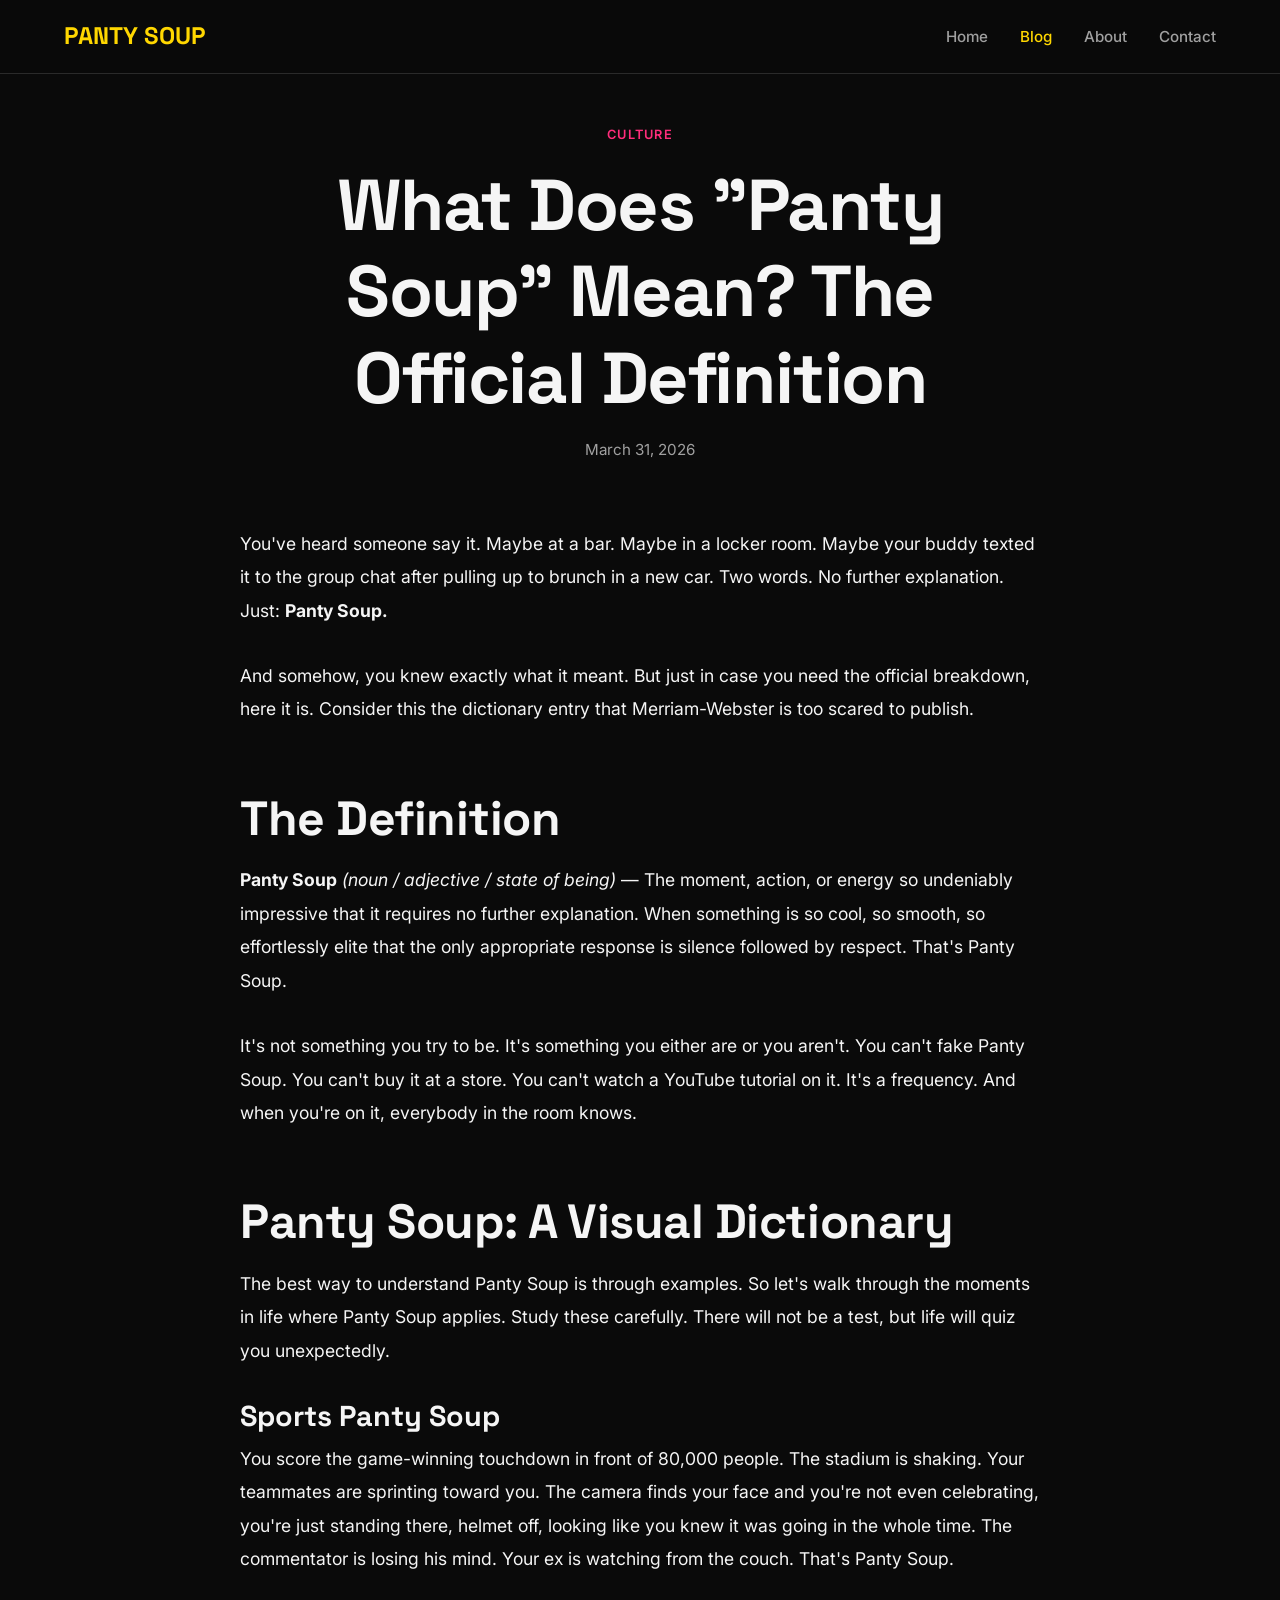
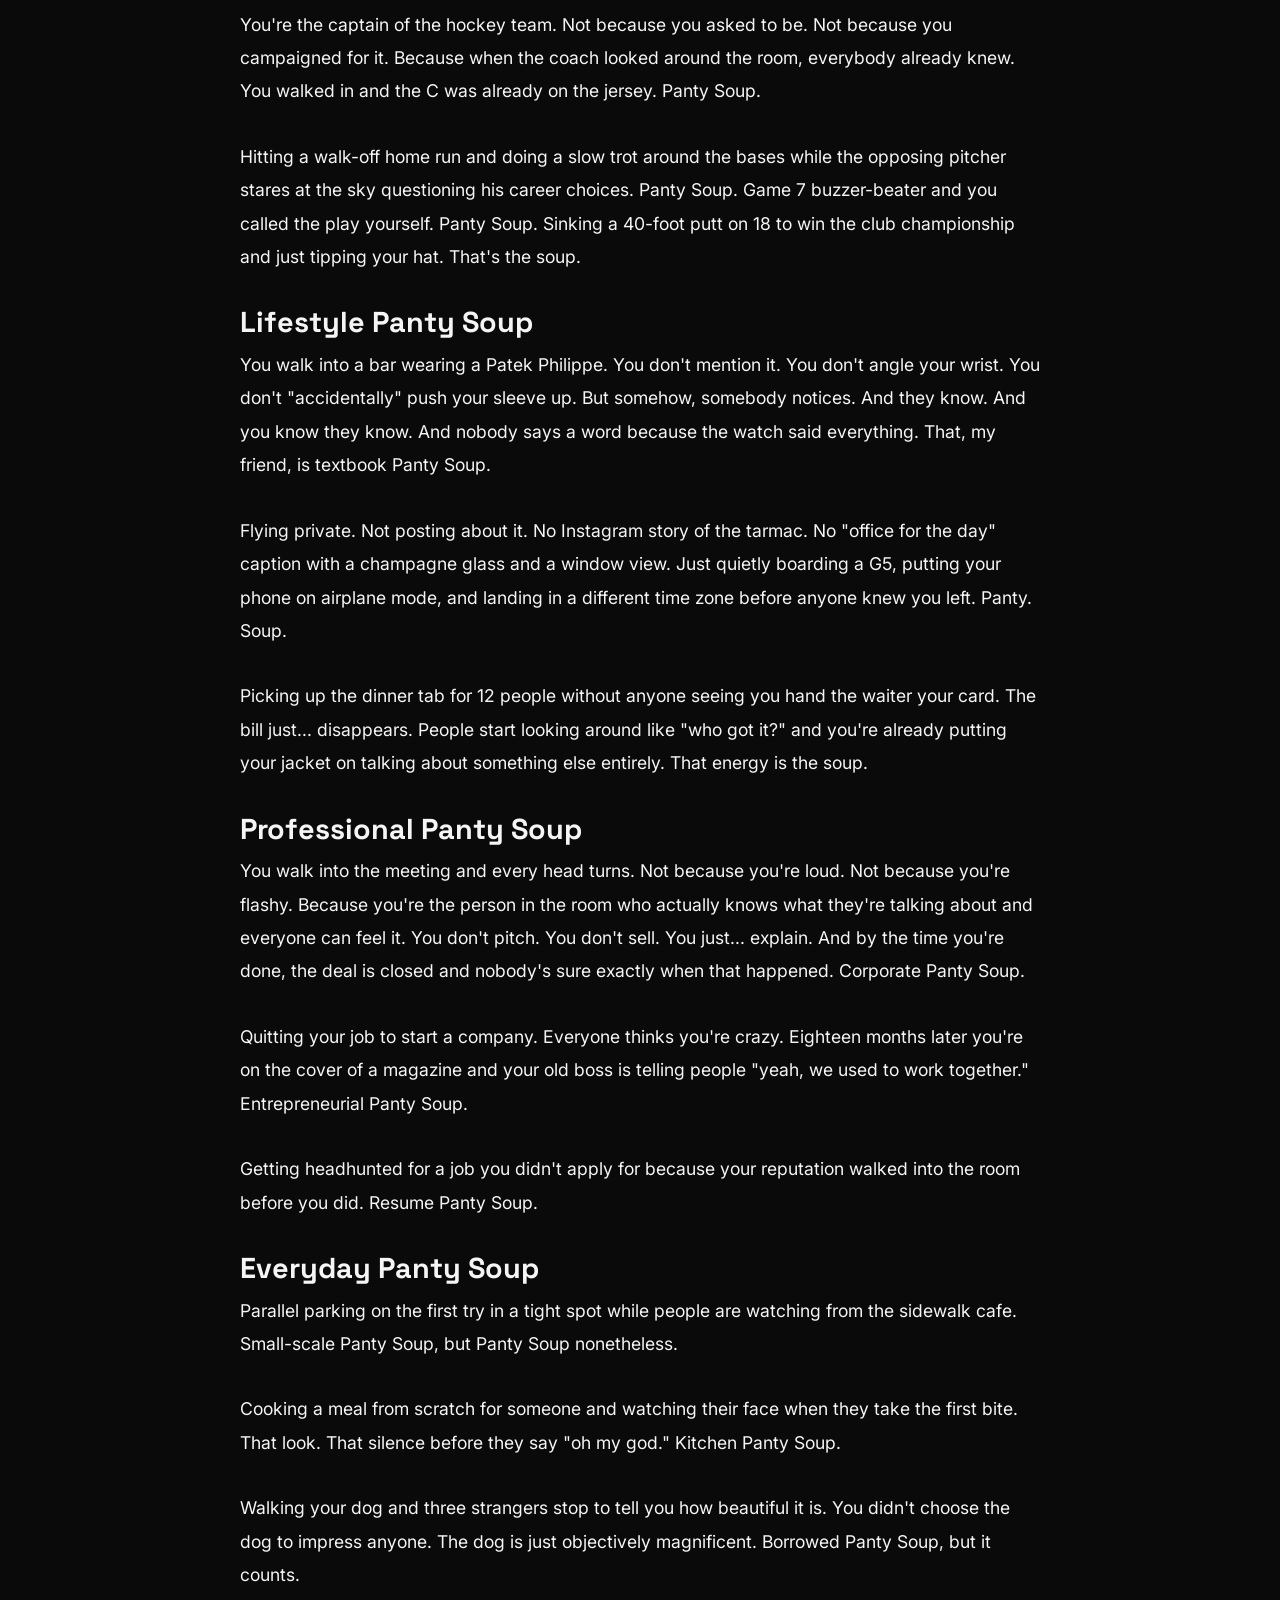
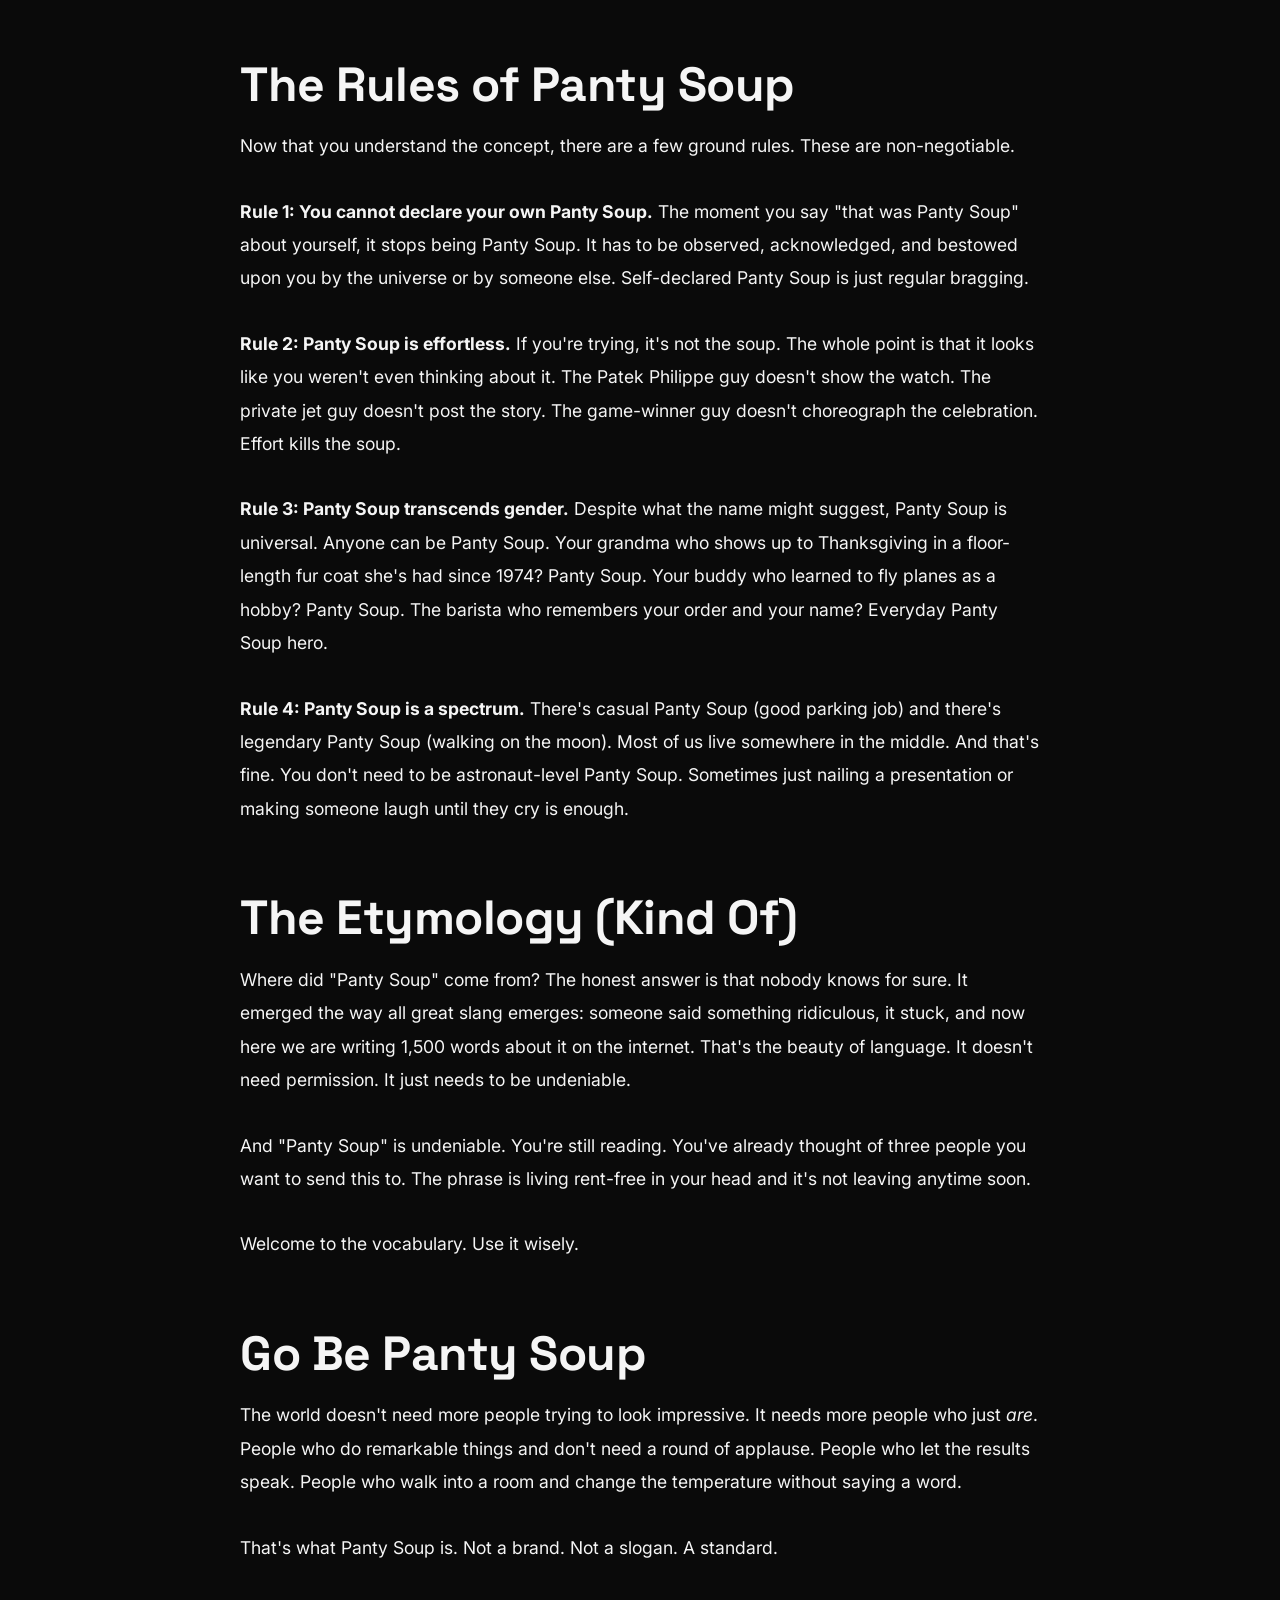
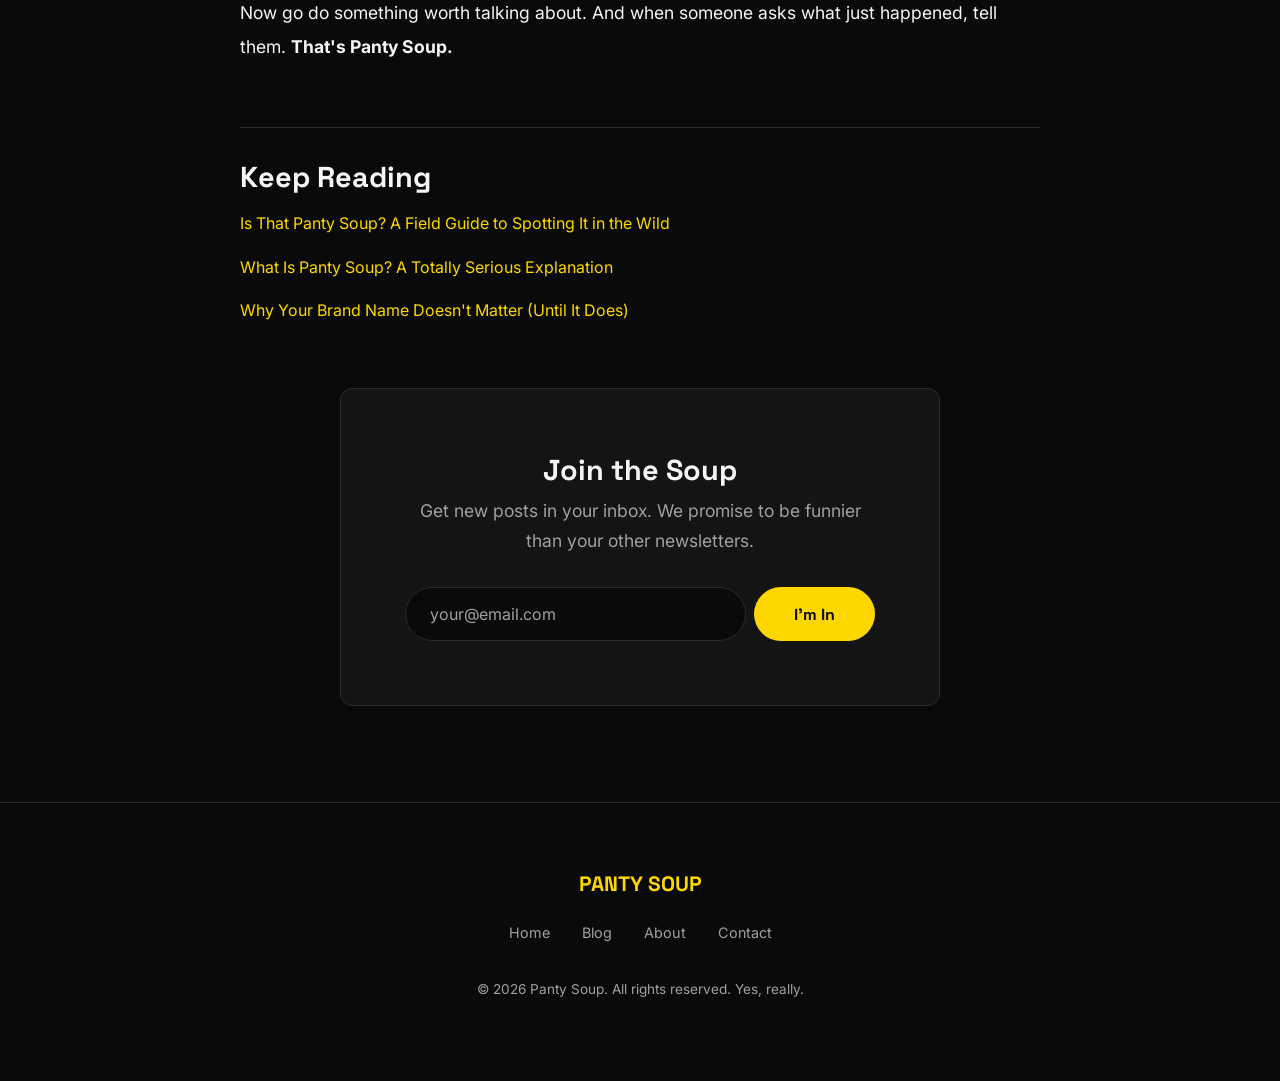
<file: blog/what-does-panty-soup-mean.html>
<!DOCTYPE html>
<html lang="en">
<head>
  <meta charset="UTF-8">
  <meta name="viewport" content="width=device-width, initial-scale=1.0">
  <title>What Does "Panty Soup" Mean? The Official Definition | Panty Soup</title>
  <meta name="description" content="What does Panty Soup mean? It's when you're so undeniably impressive that it speaks for itself. Game-winning touchdown? Panty Soup. Flying private? Panty Soup. Here's the full definition.">
  <meta name="keywords" content="panty soup meaning, what does panty soup mean, panty soup definition, panty soup slang, panty soup term">
  <link rel="canonical" href="https://pantysoup.co/blog/what-does-panty-soup-mean.html">

  <!-- OpenGraph -->
  <meta property="og:title" content="What Does 'Panty Soup' Mean? The Official Definition">
  <meta property="og:description" content="Panty Soup (noun): When you're so undeniably impressive that it speaks for itself. Here's the full definition, with examples.">
  <meta property="og:url" content="https://pantysoup.co/blog/what-does-panty-soup-mean.html">
  <meta property="og:type" content="article">
  <meta property="og:site_name" content="Panty Soup">

  <!-- Twitter Card -->
  <meta name="twitter:card" content="summary_large_image">
  <meta name="twitter:title" content="What Does 'Panty Soup' Mean? The Official Definition">
  <meta name="twitter:description" content="Panty Soup (noun): When you're so undeniably impressive that it speaks for itself. Here's the full definition.">

  <!-- Fonts -->
  <link rel="preconnect" href="https://fonts.googleapis.com">
  <link rel="preconnect" href="https://fonts.gstatic.com" crossorigin>
  <link href="https://fonts.googleapis.com/css2?family=Inter:wght@400;500;600&family=Space+Grotesk:wght@500;700&display=swap" rel="stylesheet">

  <link rel="icon" type="image/svg+xml" href="/favicon.svg">
  <link rel="stylesheet" href="../styles.css">

  <!-- JSON-LD Article Schema -->
  <script type="application/ld+json">
  {
    "@context": "https://schema.org",
    "@type": "Article",
    "headline": "What Does Panty Soup Mean? The Official Definition",
    "description": "What does Panty Soup mean? It's when you're so undeniably impressive that it speaks for itself. The full definition with examples.",
    "datePublished": "2026-03-31",
    "author": {
      "@type": "Organization",
      "name": "Panty Soup"
    },
    "publisher": {
      "@type": "Organization",
      "name": "Panty Soup"
    },
    "mainEntityOfPage": {
      "@type": "WebPage",
      "@id": "https://pantysoup.co/blog/what-does-panty-soup-mean.html"
    }
  }
  </script>
</head>
<body>

  <!-- Navigation -->
  <nav class="nav" aria-label="Main navigation">
    <div class="container nav__inner">
      <a href="/" class="nav__logo" aria-label="Panty Soup Home">PANTY SOUP</a>
      <ul class="nav__links">
        <li><a href="/">Home</a></li>
        <li><a href="/blog/" class="active">Blog</a></li>
        <li><a href="/about.html">About</a></li>
        <li><a href="/contact.html">Contact</a></li>
      </ul>
      <button class="nav__hamburger" aria-label="Toggle navigation menu" aria-expanded="false">
        <span></span>
        <span></span>
        <span></span>
      </button>
    </div>
  </nav>

  <!-- Article -->
  <article class="article">
    <div class="container container--narrow">

      <header class="article__header">
        <span class="article__tag">Culture</span>
        <h1 class="article__title">What Does "<span class="highlight">Panty Soup</span>" Mean? The Official Definition</h1>
        <p class="article__meta">March 31, 2026</p>
      </header>

      <div class="article__body">

        <p>
          You've heard someone say it. Maybe at a bar. Maybe in a locker room. Maybe your
          buddy texted it to the group chat after pulling up to brunch in a new car. Two words.
          No further explanation. Just: <strong>Panty Soup.</strong>
        </p>

        <p>
          And somehow, you knew exactly what it meant. But just in case you need the
          official breakdown, here it is. Consider this the dictionary entry that Merriam-Webster
          is too scared to publish.
        </p>

        <h2>The Definition</h2>

        <p>
          <strong>Panty Soup</strong> <em>(noun / adjective / state of being)</em> — The
          moment, action, or energy so undeniably impressive that it requires no further
          explanation. When something is so cool, so smooth, so effortlessly elite that the
          only appropriate response is silence followed by respect. That's Panty Soup.
        </p>

        <p>
          It's not something you try to be. It's something you either are or you aren't.
          You can't fake Panty Soup. You can't buy it at a store. You can't watch a YouTube
          tutorial on it. It's a frequency. And when you're on it, everybody in the room knows.
        </p>

        <h2>Panty Soup: A Visual Dictionary</h2>

        <p>
          The best way to understand Panty Soup is through examples. So let's walk through
          the moments in life where Panty Soup applies. Study these carefully. There will
          not be a test, but life will quiz you unexpectedly.
        </p>

        <h3>Sports Panty Soup</h3>

        <p>
          You score the game-winning touchdown in front of 80,000 people. The stadium is
          shaking. Your teammates are sprinting toward you. The camera finds your face and
          you're not even celebrating, you're just standing there, helmet off, looking like
          you knew it was going in the whole time. The commentator is losing his mind.
          Your ex is watching from the couch. That's Panty Soup.
        </p>

        <p>
          You're the captain of the hockey team. Not because you asked to be. Not because
          you campaigned for it. Because when the coach looked around the room, everybody
          already knew. You walked in and the C was already on the jersey. Panty Soup.
        </p>

        <p>
          Hitting a walk-off home run and doing a slow trot around the bases while the
          opposing pitcher stares at the sky questioning his career choices. Panty Soup.
          Game 7 buzzer-beater and you called the play yourself. Panty Soup. Sinking
          a 40-foot putt on 18 to win the club championship and just tipping your hat.
          That's the soup.
        </p>

        <h3>Lifestyle Panty Soup</h3>

        <p>
          You walk into a bar wearing a Patek Philippe. You don't mention it. You don't
          angle your wrist. You don't "accidentally" push your sleeve up. But somehow,
          somebody notices. And they know. And you know they know. And nobody says a word
          because the watch said everything. That, my friend, is textbook Panty Soup.
        </p>

        <p>
          Flying private. Not posting about it. No Instagram story of the tarmac. No
          "office for the day" caption with a champagne glass and a window view. Just
          quietly boarding a G5, putting your phone on airplane mode, and landing in
          a different time zone before anyone knew you left. Panty. Soup.
        </p>

        <p>
          Picking up the dinner tab for 12 people without anyone seeing you hand the
          waiter your card. The bill just... disappears. People start looking around
          like "who got it?" and you're already putting your jacket on talking about
          something else entirely. That energy is the soup.
        </p>

        <h3>Professional Panty Soup</h3>

        <p>
          You walk into the meeting and every head turns. Not because you're loud. Not
          because you're flashy. Because you're the person in the room who actually knows
          what they're talking about and everyone can feel it. You don't pitch. You don't
          sell. You just... explain. And by the time you're done, the deal is closed and
          nobody's sure exactly when that happened. Corporate Panty Soup.
        </p>

        <p>
          Quitting your job to start a company. Everyone thinks you're crazy. Eighteen
          months later you're on the cover of a magazine and your old boss is telling
          people "yeah, we used to work together." Entrepreneurial Panty Soup.
        </p>

        <p>
          Getting headhunted for a job you didn't apply for because your reputation
          walked into the room before you did. Resume Panty Soup.
        </p>

        <h3>Everyday Panty Soup</h3>

        <p>
          Parallel parking on the first try in a tight spot while people are watching
          from the sidewalk cafe. Small-scale Panty Soup, but Panty Soup nonetheless.
        </p>

        <p>
          Cooking a meal from scratch for someone and watching their face when they take
          the first bite. That look. That silence before they say "oh my god." Kitchen
          Panty Soup.
        </p>

        <p>
          Walking your dog and three strangers stop to tell you how beautiful it is. You
          didn't choose the dog to impress anyone. The dog is just objectively magnificent.
          Borrowed Panty Soup, but it counts.
        </p>

        <h2>The Rules of Panty Soup</h2>

        <p>
          Now that you understand the concept, there are a few ground rules. These are
          non-negotiable.
        </p>

        <p>
          <strong>Rule 1: You cannot declare your own Panty Soup.</strong> The moment
          you say "that was Panty Soup" about yourself, it stops being Panty Soup.
          It has to be observed, acknowledged, and bestowed upon you by the universe
          or by someone else. Self-declared Panty Soup is just regular bragging.
        </p>

        <p>
          <strong>Rule 2: Panty Soup is effortless.</strong> If you're trying, it's
          not the soup. The whole point is that it looks like you weren't even thinking
          about it. The Patek Philippe guy doesn't show the watch. The private jet guy
          doesn't post the story. The game-winner guy doesn't choreograph the celebration.
          Effort kills the soup.
        </p>

        <p>
          <strong>Rule 3: Panty Soup transcends gender.</strong> Despite what the name
          might suggest, Panty Soup is universal. Anyone can be Panty Soup. Your grandma
          who shows up to Thanksgiving in a floor-length fur coat she's had since 1974?
          Panty Soup. Your buddy who learned to fly planes as a hobby? Panty Soup.
          The barista who remembers your order and your name? Everyday Panty Soup hero.
        </p>

        <p>
          <strong>Rule 4: Panty Soup is a spectrum.</strong> There's casual Panty Soup
          (good parking job) and there's legendary Panty Soup (walking on the moon).
          Most of us live somewhere in the middle. And that's fine. You don't need to
          be astronaut-level Panty Soup. Sometimes just nailing a presentation or making
          someone laugh until they cry is enough.
        </p>

        <h2>The Etymology (Kind Of)</h2>

        <p>
          Where did "Panty Soup" come from? The honest answer is that nobody knows for
          sure. It emerged the way all great slang emerges: someone said something
          ridiculous, it stuck, and now here we are writing 1,500 words about it on
          the internet. That's the beauty of language. It doesn't need permission.
          It just needs to be undeniable.
        </p>

        <p>
          And "Panty Soup" is undeniable. You're still reading. You've already thought
          of three people you want to send this to. The phrase is living rent-free in
          your head and it's not leaving anytime soon.
        </p>

        <p>
          Welcome to the vocabulary. Use it wisely.
        </p>

        <h2>Go Be Panty Soup</h2>

        <p>
          The world doesn't need more people trying to look impressive. It needs more
          people who just <em>are</em>. People who do remarkable things and don't need
          a round of applause. People who let the results speak. People who walk into
          a room and change the temperature without saying a word.
        </p>

        <p>
          That's what Panty Soup is. Not a brand. Not a slogan. A standard.
        </p>

        <p>
          Now go do something worth talking about. And when someone asks what just
          happened, tell them. <strong>That's Panty Soup.</strong>
        </p>

      </div>

      <!-- Related Posts -->
      <div class="mt-lg" style="border-top: 1px solid var(--color-border); padding-top: 2rem;">
        <h3>Keep Reading</h3>
        <ul style="list-style: none; padding: 0; margin-top: 1rem;">
          <li class="mb-sm"><a href="/blog/is-that-panty-soup.html">Is That Panty Soup? A Field Guide to Spotting It in the Wild</a></li>
          <li class="mb-sm"><a href="/blog/what-is-panty-soup.html">What Is Panty Soup? A Totally Serious Explanation</a></li>
          <li class="mb-sm"><a href="/blog/why-brand-names-dont-matter.html">Why Your Brand Name Doesn't Matter (Until It Does)</a></li>
        </ul>
      </div>

      <!-- Email Signup -->
      <div class="signup mt-lg">
        <h3 class="signup__title">Join the Soup</h3>
        <p class="signup__subtitle">Get new posts in your inbox. We promise to be funnier than your other newsletters.</p>
        <form class="signup__form" action="https://formspree.io/f/YOUR_FORM_ID" method="POST">
          <input type="email" name="email" class="signup__input" placeholder="your@email.com" required aria-label="Email address">
          <button type="submit" class="btn btn--primary">I'm In</button>
        </form>
      </div>

    </div>
  </article>

  <!-- Footer -->
  <footer class="footer">
    <div class="container">
      <p class="footer__brand">PANTY SOUP</p>
      <ul class="footer__links">
        <li><a href="/">Home</a></li>
        <li><a href="/blog/">Blog</a></li>
        <li><a href="/about.html">About</a></li>
        <li><a href="/contact.html">Contact</a></li>
      </ul>
      <p class="footer__copy">&copy; <span id="year"></span> Panty Soup. All rights reserved. Yes, really.</p>
    </div>
  </footer>

  <script src="../script.js"></script>
</body>
</html>
</file>
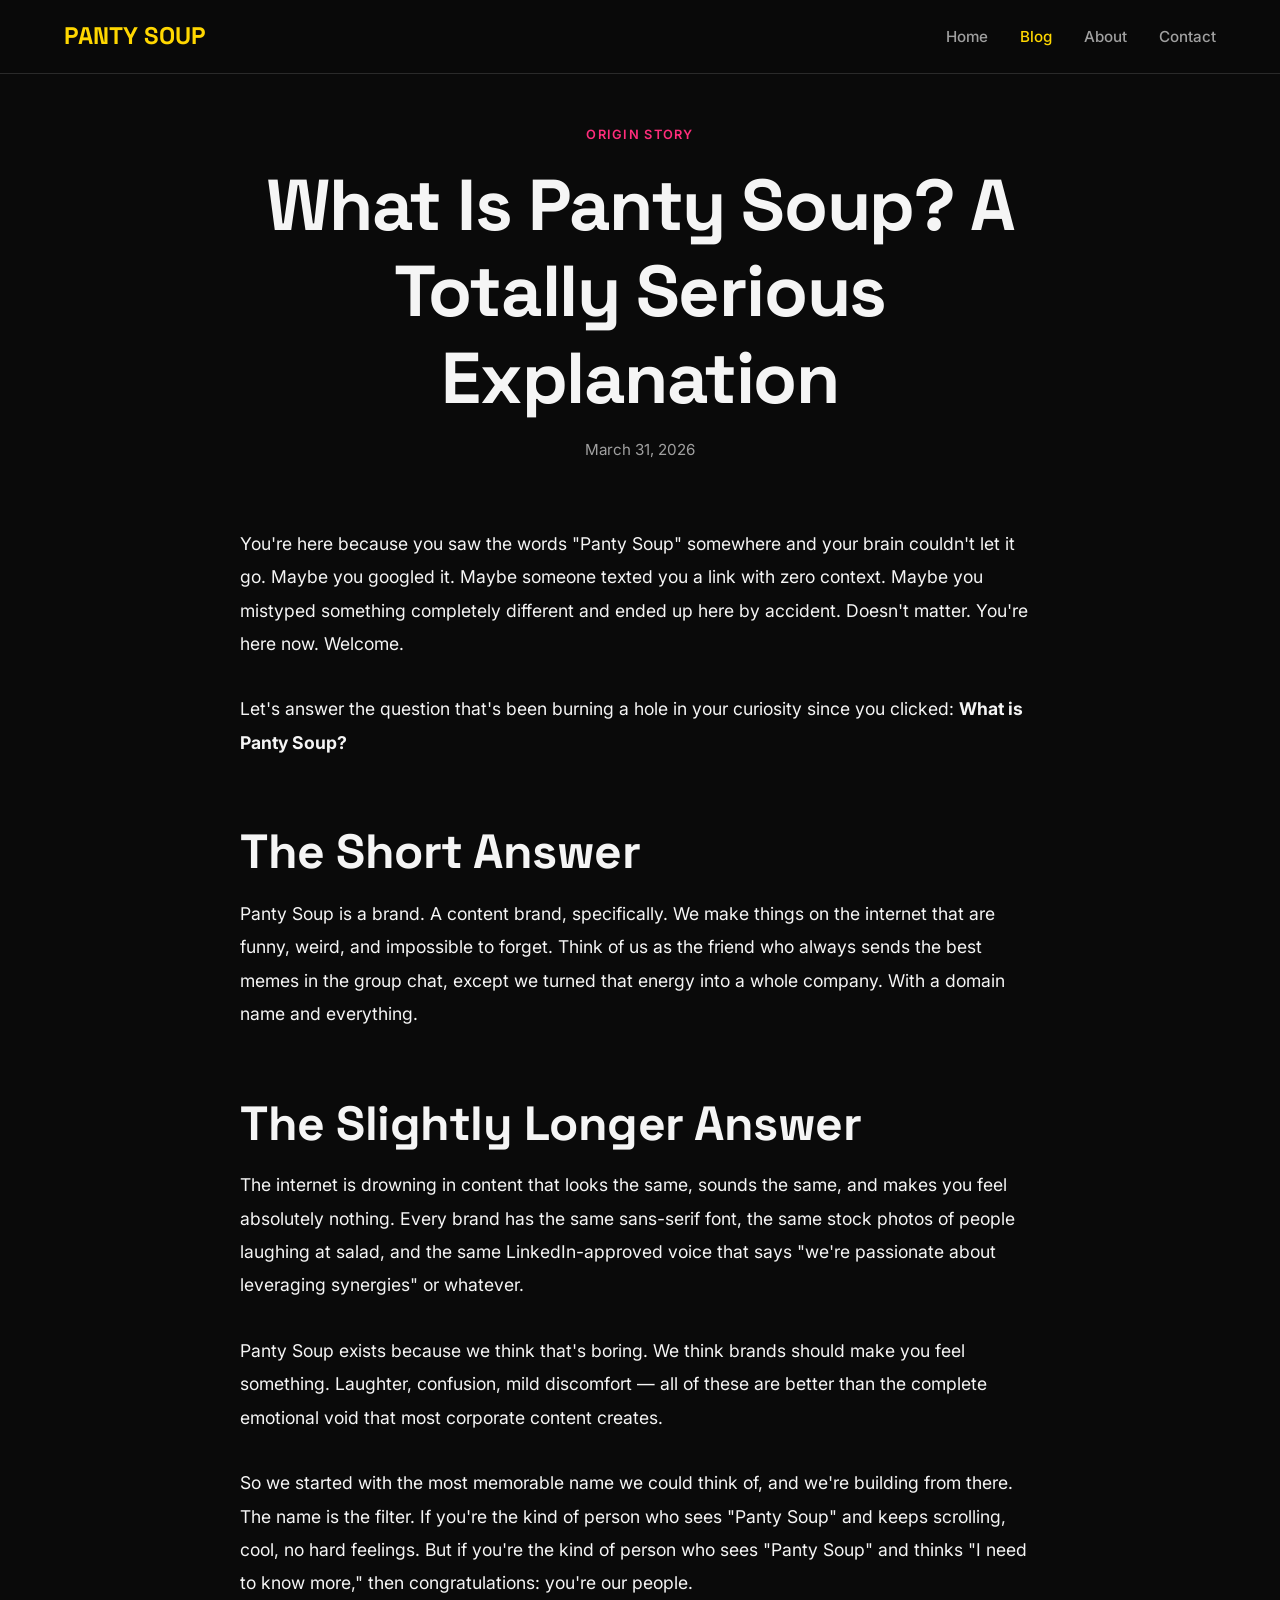
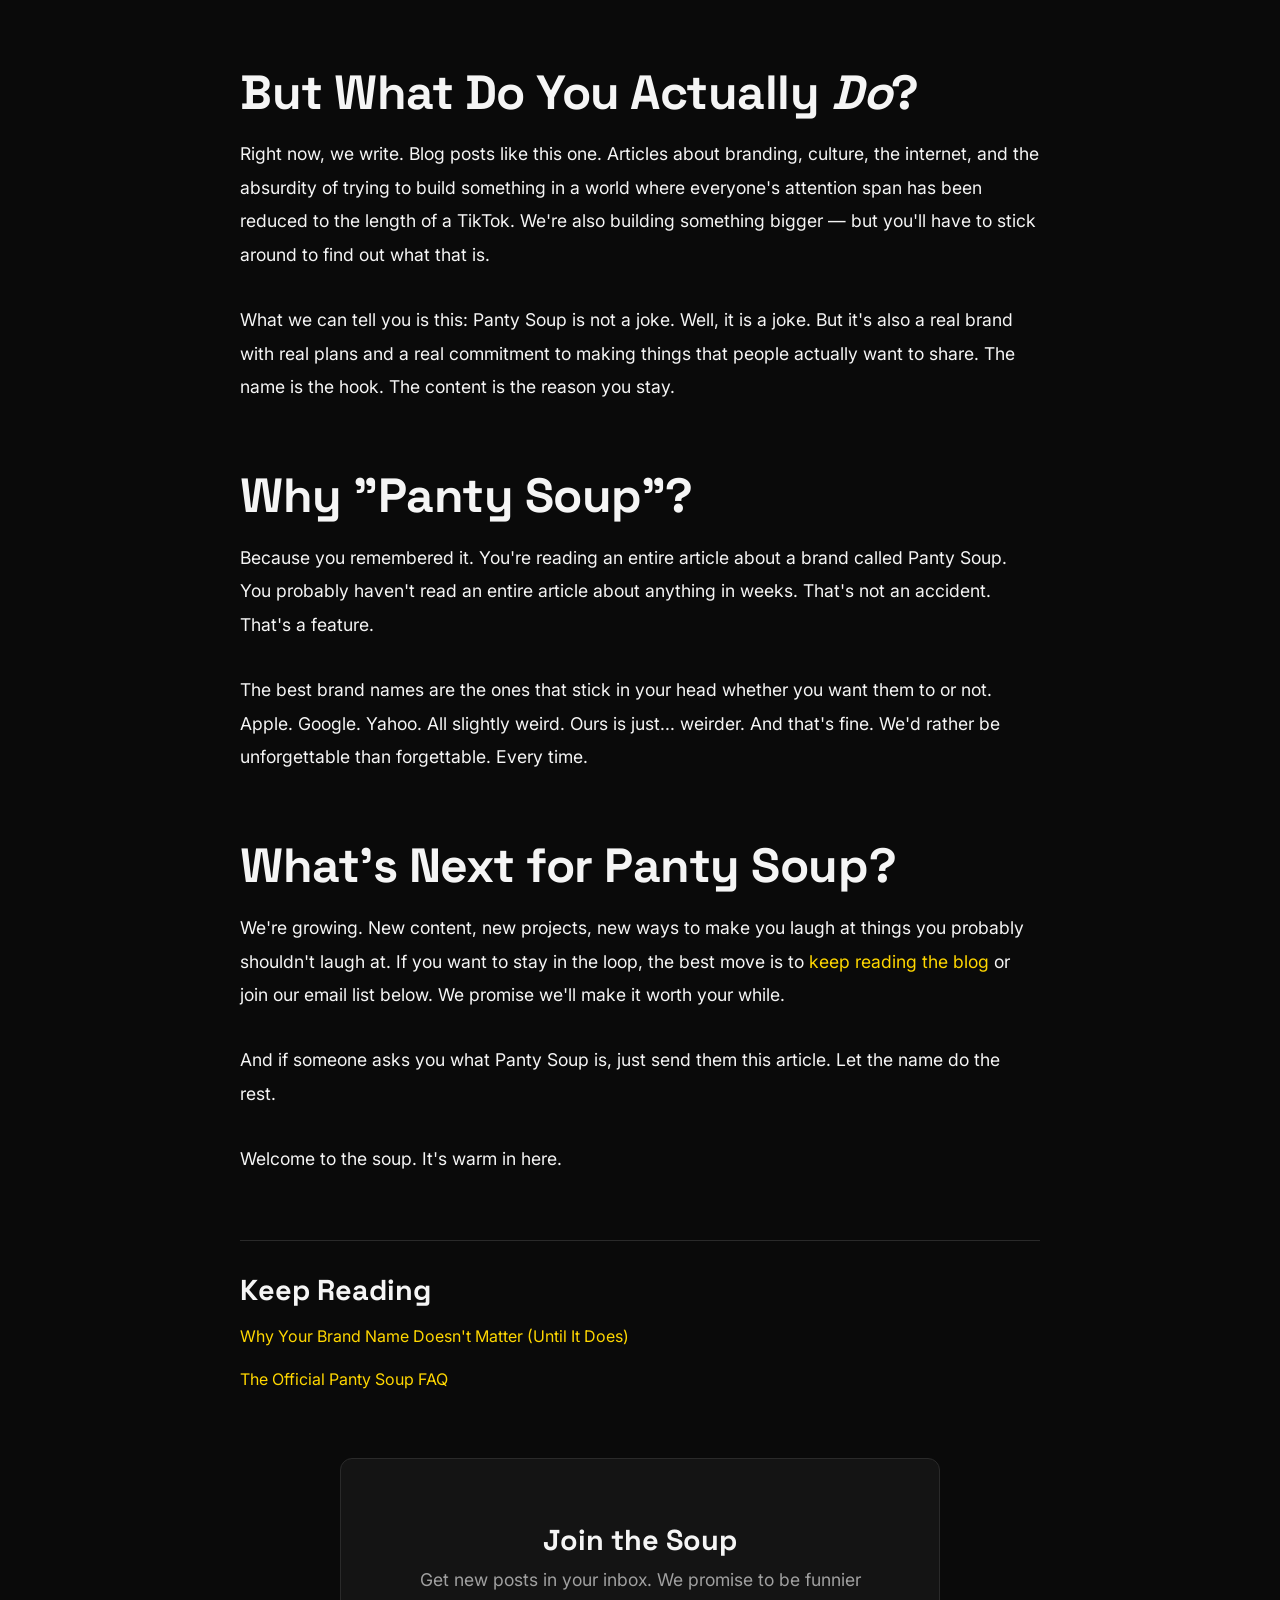
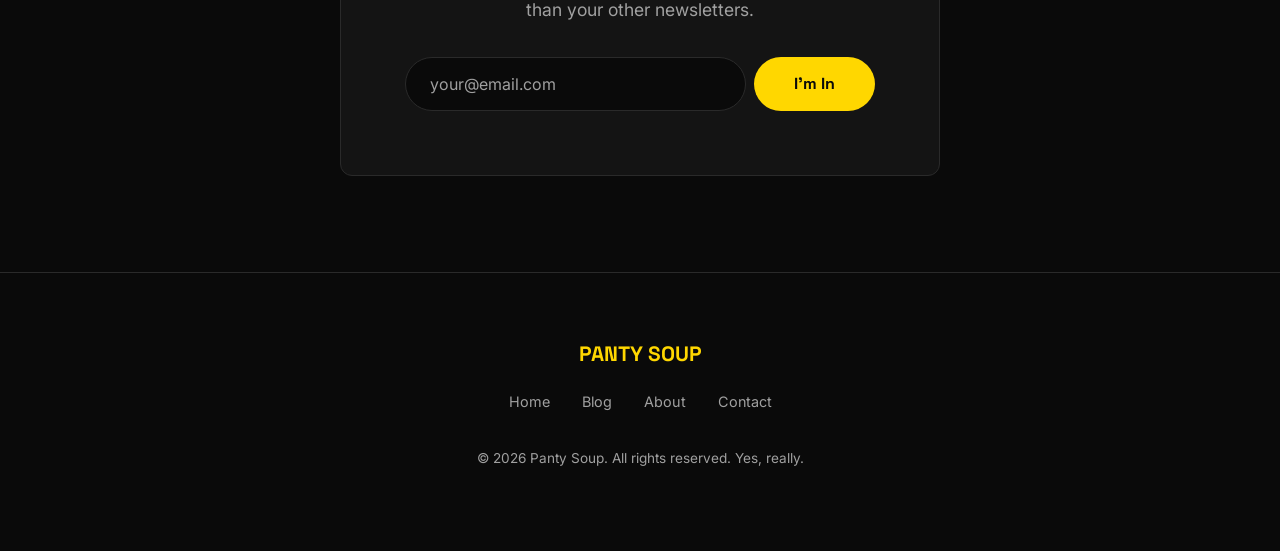
<file: blog/what-is-panty-soup.html>
<!DOCTYPE html>
<html lang="en">
<head>
  <meta charset="UTF-8">
  <meta name="viewport" content="width=device-width, initial-scale=1.0">
  <title>What Is Panty Soup? A Totally Serious Explanation | Panty Soup</title>
  <meta name="description" content="What is Panty Soup? It's the brand you didn't know you needed. Here's a totally serious explanation of what Panty Soup is, why it exists, and why you're still reading this.">
  <meta name="keywords" content="what is panty soup, panty soup explained, panty soup brand, panty soup meaning">
  <link rel="canonical" href="https://pantysoup.co/blog/what-is-panty-soup.html">

  <!-- OpenGraph -->
  <meta property="og:title" content="What Is Panty Soup? A Totally Serious Explanation">
  <meta property="og:description" content="What is Panty Soup? It's the brand you didn't know you needed. Here's a totally serious explanation.">
  <meta property="og:url" content="https://pantysoup.co/blog/what-is-panty-soup.html">
  <meta property="og:type" content="article">
  <meta property="og:site_name" content="Panty Soup">

  <!-- Twitter Card -->
  <meta name="twitter:card" content="summary_large_image">
  <meta name="twitter:title" content="What Is Panty Soup? A Totally Serious Explanation">
  <meta name="twitter:description" content="What is Panty Soup? It's the brand you didn't know you needed. Here's a totally serious explanation.">

  <!-- Fonts -->
  <link rel="preconnect" href="https://fonts.googleapis.com">
  <link rel="preconnect" href="https://fonts.gstatic.com" crossorigin>
  <link href="https://fonts.googleapis.com/css2?family=Inter:wght@400;500;600&family=Space+Grotesk:wght@500;700&display=swap" rel="stylesheet">

  <link rel="icon" type="image/svg+xml" href="/favicon.svg">
  <link rel="stylesheet" href="../styles.css">

  <!-- JSON-LD Article Schema -->
  <script type="application/ld+json">
  {
    "@context": "https://schema.org",
    "@type": "Article",
    "headline": "What Is Panty Soup? A Totally Serious Explanation",
    "description": "What is Panty Soup? It's the brand you didn't know you needed. Here's a totally serious explanation of what Panty Soup is, why it exists, and why you're still reading this.",
    "datePublished": "2026-03-31",
    "author": {
      "@type": "Organization",
      "name": "Panty Soup"
    },
    "publisher": {
      "@type": "Organization",
      "name": "Panty Soup"
    },
    "mainEntityOfPage": {
      "@type": "WebPage",
      "@id": "https://pantysoup.co/blog/what-is-panty-soup.html"
    }
  }
  </script>
</head>
<body>

  <!-- Navigation -->
  <nav class="nav" aria-label="Main navigation">
    <div class="container nav__inner">
      <a href="/" class="nav__logo" aria-label="Panty Soup Home">PANTY SOUP</a>
      <ul class="nav__links">
        <li><a href="/">Home</a></li>
        <li><a href="/blog/" class="active">Blog</a></li>
        <li><a href="/about.html">About</a></li>
        <li><a href="/contact.html">Contact</a></li>
      </ul>
      <button class="nav__hamburger" aria-label="Toggle navigation menu" aria-expanded="false">
        <span></span>
        <span></span>
        <span></span>
      </button>
    </div>
  </nav>

  <!-- Article -->
  <article class="article">
    <div class="container container--narrow">

      <header class="article__header">
        <span class="article__tag">Origin Story</span>
        <h1 class="article__title">What Is <span class="highlight">Panty Soup</span>? A Totally Serious Explanation</h1>
        <p class="article__meta">March 31, 2026</p>
      </header>

      <div class="article__body">

        <p>
          You're here because you saw the words "Panty Soup" somewhere and your brain couldn't
          let it go. Maybe you googled it. Maybe someone texted you a link with zero context.
          Maybe you mistyped something completely different and ended up here by accident. Doesn't
          matter. You're here now. Welcome.
        </p>

        <p>
          Let's answer the question that's been burning a hole in your curiosity since you
          clicked: <strong>What is Panty Soup?</strong>
        </p>

        <h2>The Short Answer</h2>

        <p>
          Panty Soup is a brand. A content brand, specifically. We make things on the internet
          that are funny, weird, and impossible to forget. Think of us as the friend who always
          sends the best memes in the group chat, except we turned that energy into a whole
          company. With a domain name and everything.
        </p>

        <h2>The Slightly Longer Answer</h2>

        <p>
          The internet is drowning in content that looks the same, sounds the same, and makes
          you feel absolutely nothing. Every brand has the same sans-serif font, the same
          stock photos of people laughing at salad, and the same LinkedIn-approved voice that
          says "we're passionate about leveraging synergies" or whatever.
        </p>

        <p>
          Panty Soup exists because we think that's boring. We think brands should make you
          feel something. Laughter, confusion, mild discomfort — all of these are better than
          the complete emotional void that most corporate content creates.
        </p>

        <p>
          So we started with the most memorable name we could think of, and we're building
          from there. The name is the filter. If you're the kind of person who sees "Panty Soup"
          and keeps scrolling, cool, no hard feelings. But if you're the kind of person who sees
          "Panty Soup" and thinks "I need to know more," then congratulations: you're our people.
        </p>

        <h2>But What Do You Actually <em>Do</em>?</h2>

        <p>
          Right now, we write. Blog posts like this one. Articles about branding, culture,
          the internet, and the absurdity of trying to build something in a world where
          everyone's attention span has been reduced to the length of a TikTok. We're also
          building something bigger — but you'll have to stick around to find out what that is.
        </p>

        <p>
          What we can tell you is this: Panty Soup is not a joke. Well, it is a joke. But
          it's also a real brand with real plans and a real commitment to making things that
          people actually want to share. The name is the hook. The content is the reason you stay.
        </p>

        <h2>Why "Panty Soup"?</h2>

        <p>
          Because you remembered it. You're reading an entire article about a brand called
          Panty Soup. You probably haven't read an entire article about anything in weeks.
          That's not an accident. That's a feature.
        </p>

        <p>
          The best brand names are the ones that stick in your head whether you want them to
          or not. Apple. Google. Yahoo. All slightly weird. Ours is just... weirder. And that's
          fine. We'd rather be unforgettable than forgettable. Every time.
        </p>

        <h2>What's Next for Panty Soup?</h2>

        <p>
          We're growing. New content, new projects, new ways to make you laugh at things
          you probably shouldn't laugh at. If you want to stay in the loop, the best move
          is to <a href="/blog/">keep reading the blog</a> or join our email list below.
          We promise we'll make it worth your while.
        </p>

        <p>
          And if someone asks you what Panty Soup is, just send them this article. Let the
          name do the rest.
        </p>

        <p>
          Welcome to the soup. It's warm in here.
        </p>

      </div>

      <!-- Related Posts -->
      <div class="mt-lg" style="border-top: 1px solid var(--color-border); padding-top: 2rem;">
        <h3>Keep Reading</h3>
        <ul style="list-style: none; padding: 0; margin-top: 1rem;">
          <li class="mb-sm"><a href="/blog/why-brand-names-dont-matter.html">Why Your Brand Name Doesn't Matter (Until It Does)</a></li>
          <li class="mb-sm"><a href="/blog/panty-soup-faq.html">The Official Panty Soup FAQ</a></li>
        </ul>
      </div>

      <!-- Email Signup -->
      <div class="signup mt-lg">
        <h3 class="signup__title">Join the Soup</h3>
        <p class="signup__subtitle">Get new posts in your inbox. We promise to be funnier than your other newsletters.</p>
        <form class="signup__form" action="https://formspree.io/f/YOUR_FORM_ID" method="POST">
          <input type="email" name="email" class="signup__input" placeholder="your@email.com" required aria-label="Email address">
          <button type="submit" class="btn btn--primary">I'm In</button>
        </form>
      </div>

    </div>
  </article>

  <!-- Footer -->
  <footer class="footer">
    <div class="container">
      <p class="footer__brand">PANTY SOUP</p>
      <ul class="footer__links">
        <li><a href="/">Home</a></li>
        <li><a href="/blog/">Blog</a></li>
        <li><a href="/about.html">About</a></li>
        <li><a href="/contact.html">Contact</a></li>
      </ul>
      <p class="footer__copy">&copy; <span id="year"></span> Panty Soup. All rights reserved. Yes, really.</p>
    </div>
  </footer>

  <script src="../script.js"></script>
</body>
</html>
</file>
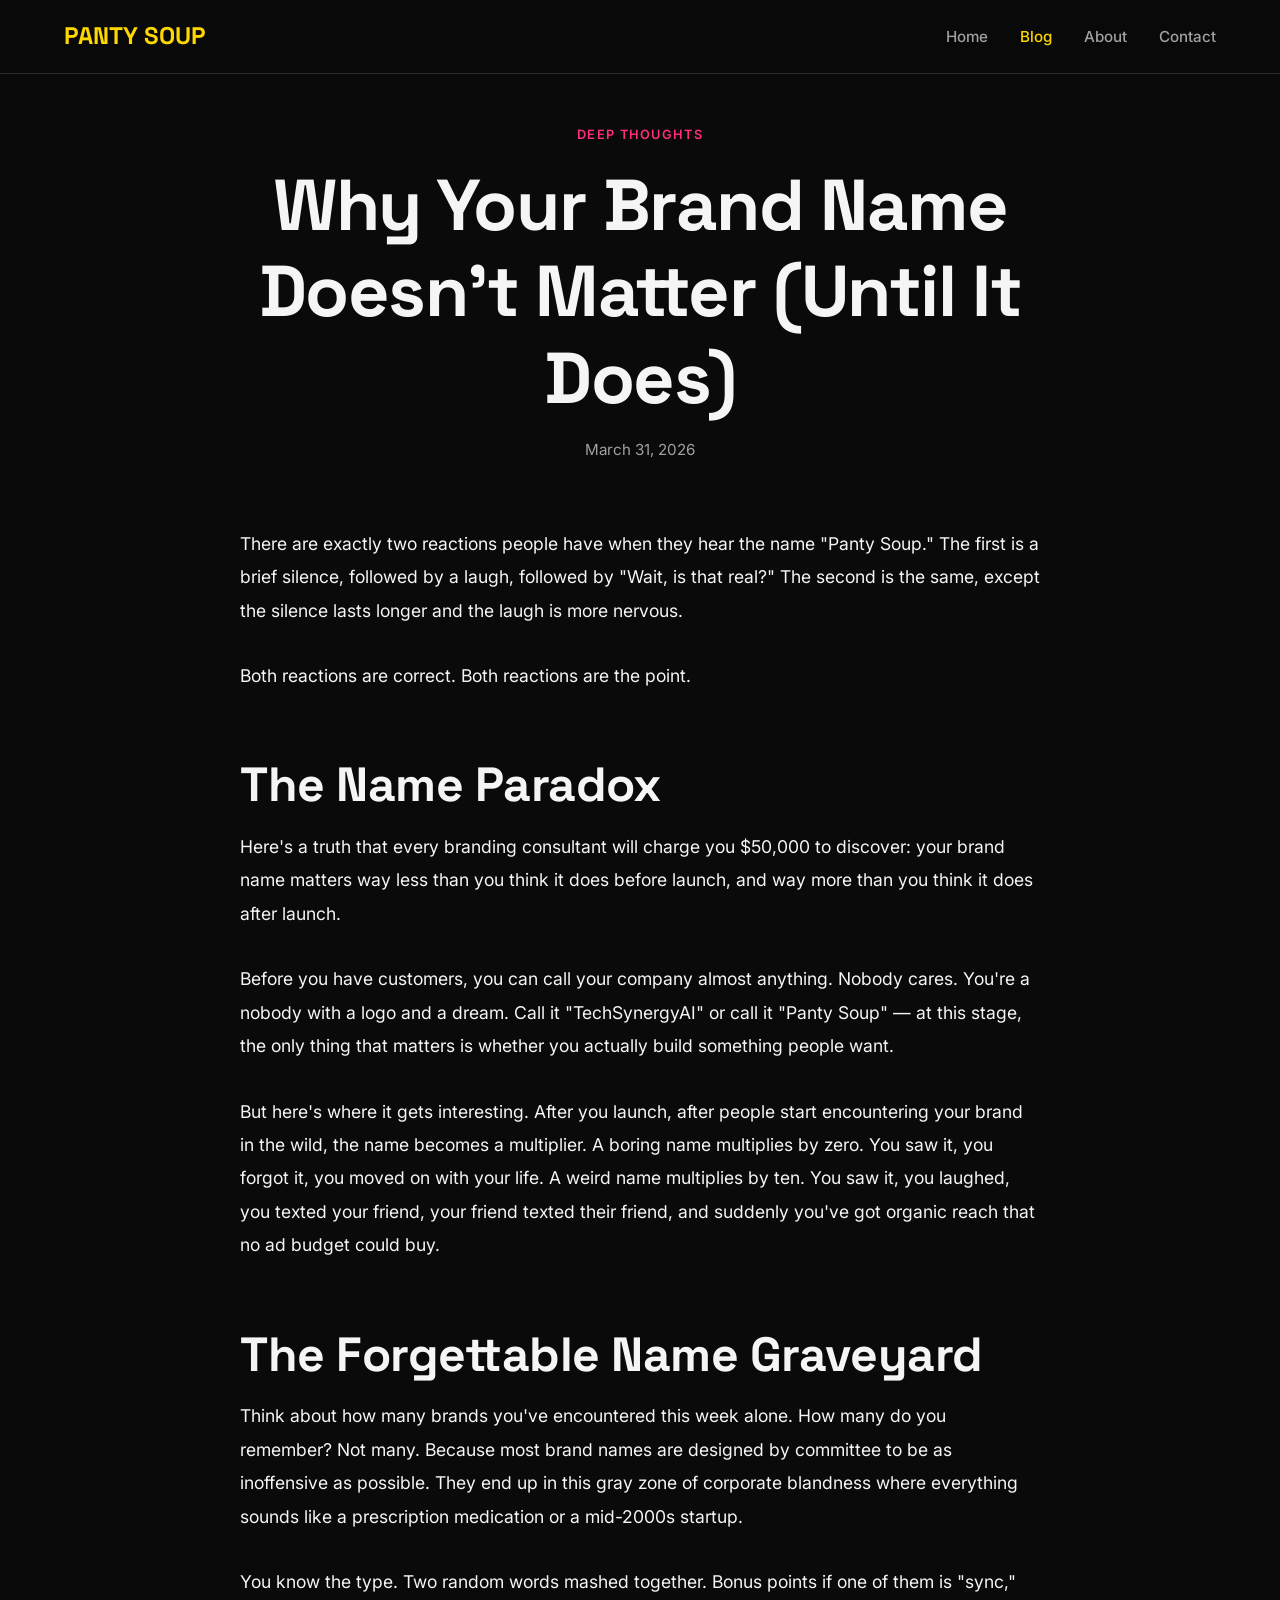
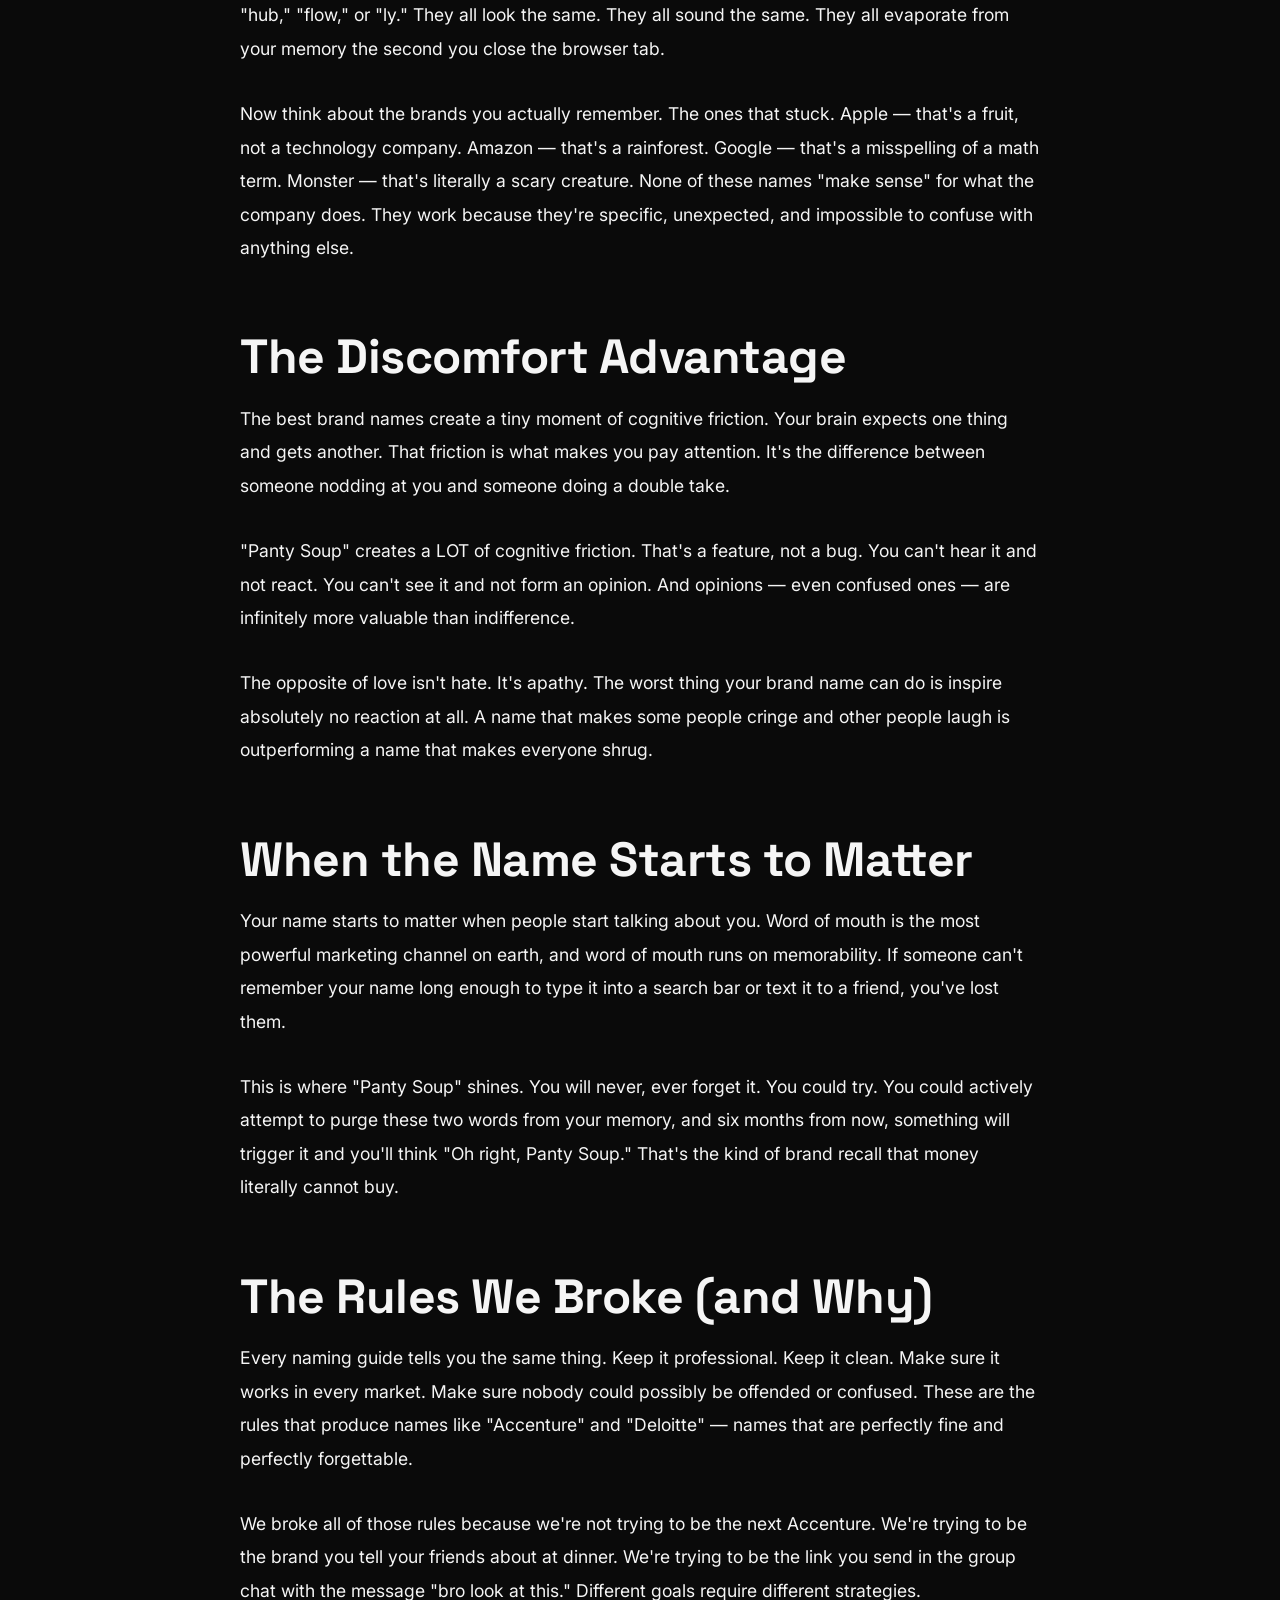
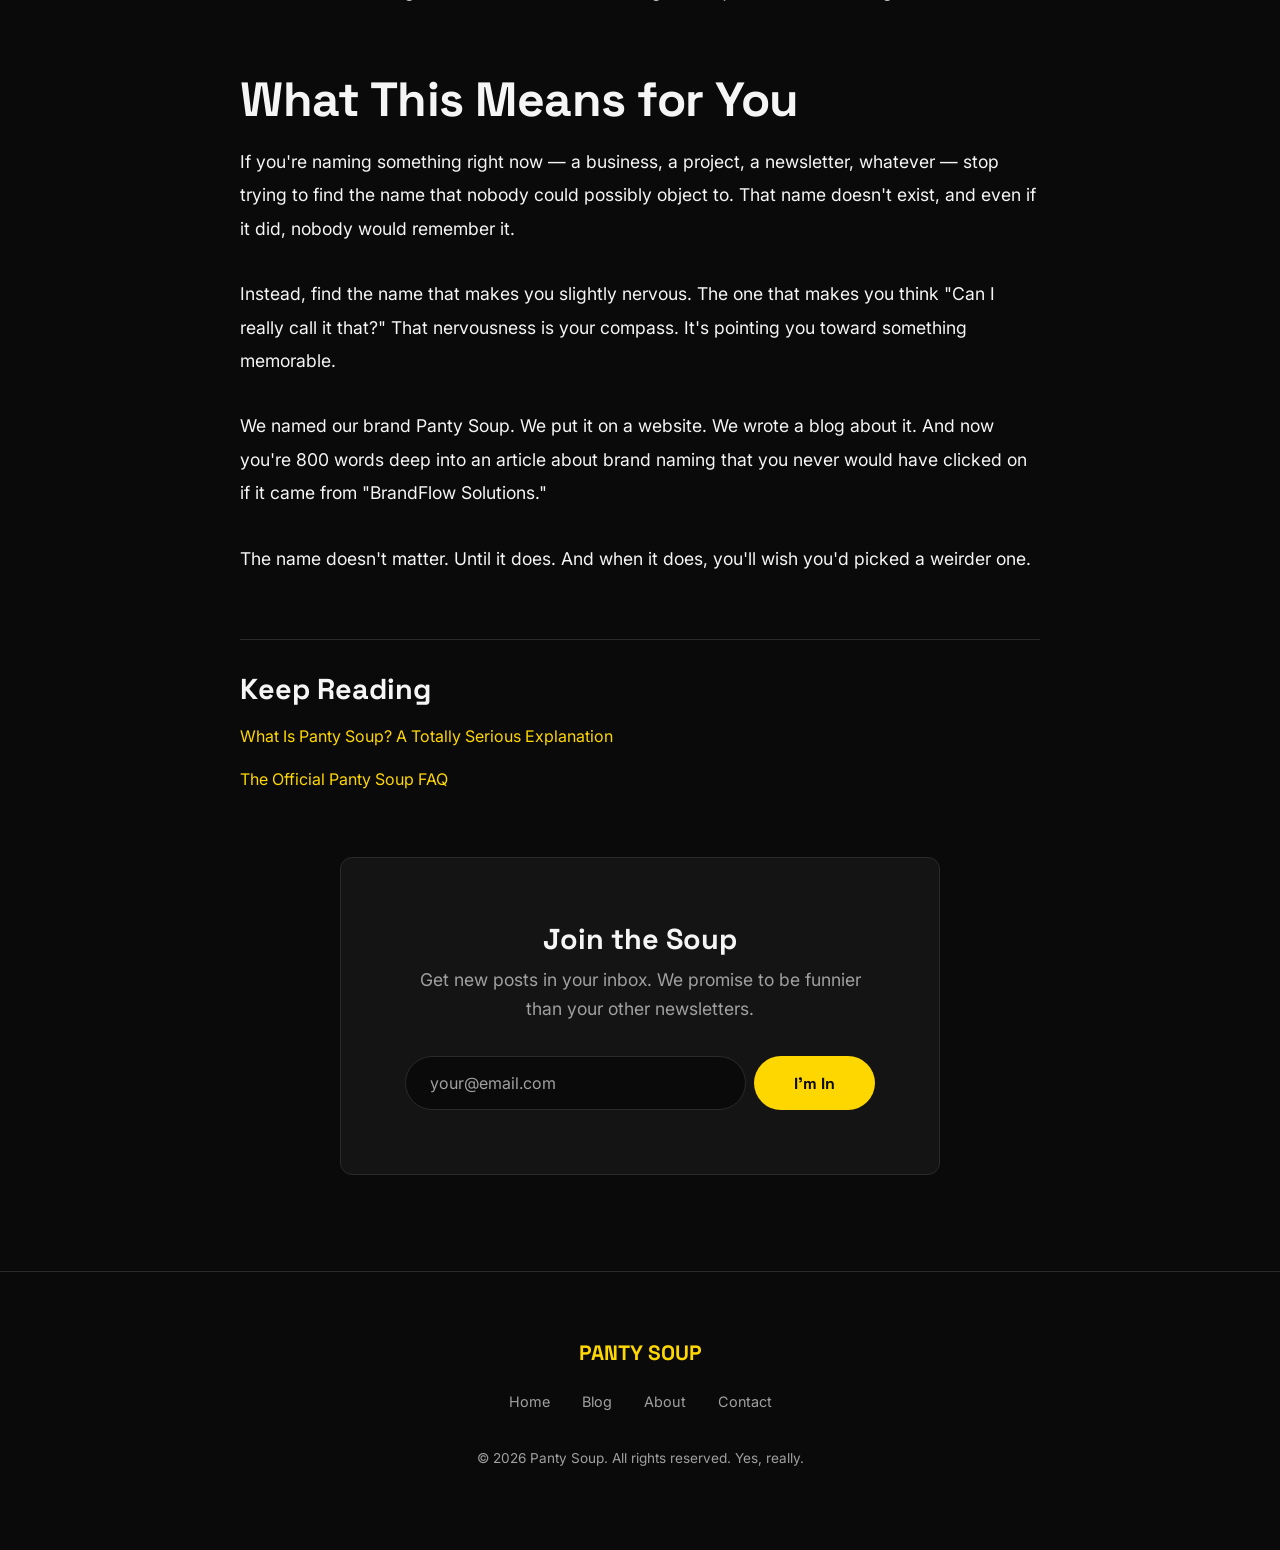
<file: blog/why-brand-names-dont-matter.html>
<!DOCTYPE html>
<html lang="en">
<head>
  <meta charset="UTF-8">
  <meta name="viewport" content="width=device-width, initial-scale=1.0">
  <title>Why Your Brand Name Doesn't Matter (Until It Does) | Panty Soup</title>
  <meta name="description" content="We named our brand Panty Soup. On purpose. Here's why the best brand names are the ones that make people uncomfortable enough to remember them forever.">
  <meta name="keywords" content="brand naming, funny brand names, memorable brand names, naming a brand, brand strategy, panty soup">
  <link rel="canonical" href="https://pantysoup.co/blog/why-brand-names-dont-matter.html">

  <!-- OpenGraph -->
  <meta property="og:title" content="Why Your Brand Name Doesn't Matter (Until It Does)">
  <meta property="og:description" content="We named our brand Panty Soup. On purpose. Here's why the best brand names make people uncomfortable enough to remember.">
  <meta property="og:url" content="https://pantysoup.co/blog/why-brand-names-dont-matter.html">
  <meta property="og:type" content="article">
  <meta property="og:site_name" content="Panty Soup">

  <!-- Twitter Card -->
  <meta name="twitter:card" content="summary_large_image">
  <meta name="twitter:title" content="Why Your Brand Name Doesn't Matter (Until It Does)">
  <meta name="twitter:description" content="We named our brand Panty Soup. On purpose. Here's why the best brand names make people uncomfortable enough to remember.">

  <!-- Fonts -->
  <link rel="preconnect" href="https://fonts.googleapis.com">
  <link rel="preconnect" href="https://fonts.gstatic.com" crossorigin>
  <link href="https://fonts.googleapis.com/css2?family=Inter:wght@400;500;600&family=Space+Grotesk:wght@500;700&display=swap" rel="stylesheet">

  <link rel="icon" type="image/svg+xml" href="/favicon.svg">
  <link rel="stylesheet" href="../styles.css">

  <!-- JSON-LD Article Schema -->
  <script type="application/ld+json">
  {
    "@context": "https://schema.org",
    "@type": "Article",
    "headline": "Why Your Brand Name Doesn't Matter (Until It Does)",
    "description": "We named our brand Panty Soup. On purpose. Here's why the best brand names are the ones that make people uncomfortable enough to remember them forever.",
    "datePublished": "2026-03-31",
    "author": {
      "@type": "Organization",
      "name": "Panty Soup"
    },
    "publisher": {
      "@type": "Organization",
      "name": "Panty Soup"
    },
    "mainEntityOfPage": {
      "@type": "WebPage",
      "@id": "https://pantysoup.co/blog/why-brand-names-dont-matter.html"
    }
  }
  </script>
</head>
<body>

  <!-- Navigation -->
  <nav class="nav" aria-label="Main navigation">
    <div class="container nav__inner">
      <a href="/" class="nav__logo" aria-label="Panty Soup Home">PANTY SOUP</a>
      <ul class="nav__links">
        <li><a href="/">Home</a></li>
        <li><a href="/blog/" class="active">Blog</a></li>
        <li><a href="/about.html">About</a></li>
        <li><a href="/contact.html">Contact</a></li>
      </ul>
      <button class="nav__hamburger" aria-label="Toggle navigation menu" aria-expanded="false">
        <span></span>
        <span></span>
        <span></span>
      </button>
    </div>
  </nav>

  <!-- Article -->
  <article class="article">
    <div class="container container--narrow">

      <header class="article__header">
        <span class="article__tag">Deep Thoughts</span>
        <h1 class="article__title">Why Your Brand Name <span class="highlight">Doesn't Matter</span> (Until It Does)</h1>
        <p class="article__meta">March 31, 2026</p>
      </header>

      <div class="article__body">

        <p>
          There are exactly two reactions people have when they hear the name "Panty Soup."
          The first is a brief silence, followed by a laugh, followed by "Wait, is that real?"
          The second is the same, except the silence lasts longer and the laugh is more nervous.
        </p>

        <p>
          Both reactions are correct. Both reactions are the point.
        </p>

        <h2>The Name Paradox</h2>

        <p>
          Here's a truth that every branding consultant will charge you $50,000 to discover:
          your brand name matters way less than you think it does before launch, and way more
          than you think it does after launch.
        </p>

        <p>
          Before you have customers, you can call your company almost anything. Nobody cares.
          You're a nobody with a logo and a dream. Call it "TechSynergyAI" or call it "Panty Soup" —
          at this stage, the only thing that matters is whether you actually build something
          people want.
        </p>

        <p>
          But here's where it gets interesting. After you launch, after people start encountering
          your brand in the wild, the name becomes a multiplier. A boring name multiplies by
          zero. You saw it, you forgot it, you moved on with your life. A weird name multiplies
          by ten. You saw it, you laughed, you texted your friend, your friend texted their
          friend, and suddenly you've got organic reach that no ad budget could buy.
        </p>

        <h2>The Forgettable Name Graveyard</h2>

        <p>
          Think about how many brands you've encountered this week alone. How many do you
          remember? Not many. Because most brand names are designed by committee to be as
          inoffensive as possible. They end up in this gray zone of corporate blandness where
          everything sounds like a prescription medication or a mid-2000s startup.
        </p>

        <p>
          You know the type. Two random words mashed together. Bonus points if one of them is
          "sync," "hub," "flow," or "ly." They all look the same. They all sound the same.
          They all evaporate from your memory the second you close the browser tab.
        </p>

        <p>
          Now think about the brands you actually remember. The ones that stuck. Apple — that's
          a fruit, not a technology company. Amazon — that's a rainforest. Google — that's
          a misspelling of a math term. Monster — that's literally a scary creature. None of
          these names "make sense" for what the company does. They work because they're specific,
          unexpected, and impossible to confuse with anything else.
        </p>

        <h2>The Discomfort Advantage</h2>

        <p>
          The best brand names create a tiny moment of cognitive friction. Your brain expects
          one thing and gets another. That friction is what makes you pay attention. It's the
          difference between someone nodding at you and someone doing a double take.
        </p>

        <p>
          "Panty Soup" creates a LOT of cognitive friction. That's a feature, not a bug. You
          can't hear it and not react. You can't see it and not form an opinion. And opinions
          — even confused ones — are infinitely more valuable than indifference.
        </p>

        <p>
          The opposite of love isn't hate. It's apathy. The worst thing your brand name can
          do is inspire absolutely no reaction at all. A name that makes some people cringe
          and other people laugh is outperforming a name that makes everyone shrug.
        </p>

        <h2>When the Name Starts to Matter</h2>

        <p>
          Your name starts to matter when people start talking about you. Word of mouth is
          the most powerful marketing channel on earth, and word of mouth runs on memorability.
          If someone can't remember your name long enough to type it into a search bar or text
          it to a friend, you've lost them.
        </p>

        <p>
          This is where "Panty Soup" shines. You will never, ever forget it. You could try.
          You could actively attempt to purge these two words from your memory, and six months
          from now, something will trigger it and you'll think "Oh right, Panty Soup." That's
          the kind of brand recall that money literally cannot buy.
        </p>

        <h2>The Rules We Broke (and Why)</h2>

        <p>
          Every naming guide tells you the same thing. Keep it professional. Keep it clean.
          Make sure it works in every market. Make sure nobody could possibly be offended or
          confused. These are the rules that produce names like "Accenture" and "Deloitte" —
          names that are perfectly fine and perfectly forgettable.
        </p>

        <p>
          We broke all of those rules because we're not trying to be the next Accenture.
          We're trying to be the brand you tell your friends about at dinner. We're trying
          to be the link you send in the group chat with the message "bro look at this."
          Different goals require different strategies.
        </p>

        <h2>What This Means for You</h2>

        <p>
          If you're naming something right now — a business, a project, a newsletter, whatever —
          stop trying to find the name that nobody could possibly object to. That name doesn't
          exist, and even if it did, nobody would remember it.
        </p>

        <p>
          Instead, find the name that makes you slightly nervous. The one that makes you think
          "Can I really call it that?" That nervousness is your compass. It's pointing you
          toward something memorable.
        </p>

        <p>
          We named our brand Panty Soup. We put it on a website. We wrote a blog about it.
          And now you're 800 words deep into an article about brand naming that you never
          would have clicked on if it came from "BrandFlow Solutions."
        </p>

        <p>
          The name doesn't matter. Until it does. And when it does, you'll wish you'd picked
          a weirder one.
        </p>

      </div>

      <!-- Related Posts -->
      <div class="mt-lg" style="border-top: 1px solid var(--color-border); padding-top: 2rem;">
        <h3>Keep Reading</h3>
        <ul style="list-style: none; padding: 0; margin-top: 1rem;">
          <li class="mb-sm"><a href="/blog/what-is-panty-soup.html">What Is Panty Soup? A Totally Serious Explanation</a></li>
          <li class="mb-sm"><a href="/blog/panty-soup-faq.html">The Official Panty Soup FAQ</a></li>
        </ul>
      </div>

      <!-- Email Signup -->
      <div class="signup mt-lg">
        <h3 class="signup__title">Join the Soup</h3>
        <p class="signup__subtitle">Get new posts in your inbox. We promise to be funnier than your other newsletters.</p>
        <form class="signup__form" action="https://formspree.io/f/YOUR_FORM_ID" method="POST">
          <input type="email" name="email" class="signup__input" placeholder="your@email.com" required aria-label="Email address">
          <button type="submit" class="btn btn--primary">I'm In</button>
        </form>
      </div>

    </div>
  </article>

  <!-- Footer -->
  <footer class="footer">
    <div class="container">
      <p class="footer__brand">PANTY SOUP</p>
      <ul class="footer__links">
        <li><a href="/">Home</a></li>
        <li><a href="/blog/">Blog</a></li>
        <li><a href="/about.html">About</a></li>
        <li><a href="/contact.html">Contact</a></li>
      </ul>
      <p class="footer__copy">&copy; <span id="year"></span> Panty Soup. All rights reserved. Yes, really.</p>
    </div>
  </footer>

  <script src="../script.js"></script>
</body>
</html>
</file>
<file: styles.css>
/* ============================================
   PANTY SOUP — Brand Design System
   ============================================ */

/* CSS Custom Properties */
:root {
  --color-bg: #0a0a0a;
  --color-bg-alt: #141414;
  --color-bg-card: #1a1a1a;
  --color-text: #f5f5f5;
  --color-text-muted: #a0a0a0;
  --color-primary: #FFD700;
  --color-accent: #FF2D7B;
  --color-border: #2a2a2a;
  --font-display: 'Space Grotesk', sans-serif;
  --font-body: 'Inter', sans-serif;
  --max-width: 1200px;
  --max-width-content: 800px;
  --spacing-xs: 0.5rem;
  --spacing-sm: 1rem;
  --spacing-md: 2rem;
  --spacing-lg: 4rem;
  --spacing-xl: 6rem;
  --radius: 12px;
  --transition: 0.3s ease;
}

/* Reset */
*, *::before, *::after {
  margin: 0;
  padding: 0;
  box-sizing: border-box;
}

html {
  scroll-behavior: smooth;
  font-size: 16px;
}

body {
  font-family: var(--font-body);
  background-color: var(--color-bg);
  color: var(--color-text);
  line-height: 1.7;
  -webkit-font-smoothing: antialiased;
  -moz-osx-font-smoothing: grayscale;
}

img {
  max-width: 100%;
  height: auto;
  display: block;
}

a {
  color: var(--color-primary);
  text-decoration: none;
  transition: color var(--transition);
}

a:hover {
  color: var(--color-accent);
}

/* ============================================
   Typography
   ============================================ */

h1, h2, h3, h4 {
  font-family: var(--font-display);
  font-weight: 700;
  line-height: 1.2;
}

h1 {
  font-size: clamp(2.5rem, 6vw, 4.5rem);
  letter-spacing: -0.02em;
}

h2 {
  font-size: clamp(1.8rem, 4vw, 3rem);
  letter-spacing: -0.01em;
}

h3 {
  font-size: clamp(1.3rem, 2.5vw, 1.8rem);
}

p {
  font-size: 1.1rem;
  margin-bottom: var(--spacing-sm);
}

/* ============================================
   Layout
   ============================================ */

.container {
  width: 90%;
  max-width: var(--max-width);
  margin: 0 auto;
}

.container--narrow {
  max-width: var(--max-width-content);
}

section {
  padding: var(--spacing-xl) 0;
}

/* ============================================
   Navigation
   ============================================ */

.nav {
  position: fixed;
  top: 0;
  left: 0;
  right: 0;
  z-index: 1000;
  background-color: rgba(10, 10, 10, 0.95);
  backdrop-filter: blur(10px);
  -webkit-backdrop-filter: blur(10px);
  border-bottom: 1px solid var(--color-border);
  padding: var(--spacing-sm) 0;
}

.nav__inner {
  display: flex;
  justify-content: space-between;
  align-items: center;
}

.nav__logo {
  font-family: var(--font-display);
  font-size: 1.5rem;
  font-weight: 700;
  color: var(--color-primary);
  text-decoration: none;
}

.nav__logo:hover {
  color: var(--color-accent);
}

.nav__links {
  display: flex;
  list-style: none;
  gap: var(--spacing-md);
}

.nav__links a {
  color: var(--color-text-muted);
  font-size: 0.95rem;
  font-weight: 500;
  text-decoration: none;
  transition: color var(--transition);
}

.nav__links a:hover,
.nav__links a.active {
  color: var(--color-primary);
}

.nav__hamburger {
  display: none;
  flex-direction: column;
  gap: 5px;
  background: none;
  border: none;
  cursor: pointer;
  padding: 5px;
}

.nav__hamburger span {
  display: block;
  width: 25px;
  height: 2px;
  background-color: var(--color-text);
  transition: all var(--transition);
}

/* Mobile nav */
@media (max-width: 768px) {
  .nav__hamburger {
    display: flex;
  }

  .nav__links {
    position: fixed;
    top: 60px;
    left: 0;
    right: 0;
    bottom: 0;
    background-color: var(--color-bg);
    flex-direction: column;
    align-items: center;
    justify-content: center;
    gap: var(--spacing-lg);
    transform: translateX(100%);
    transition: transform var(--transition);
  }

  .nav__links.active {
    transform: translateX(0);
  }

  .nav__links a {
    font-size: 1.5rem;
  }

  .nav__hamburger.active span:nth-child(1) {
    transform: rotate(45deg) translate(5px, 5px);
  }

  .nav__hamburger.active span:nth-child(2) {
    opacity: 0;
  }

  .nav__hamburger.active span:nth-child(3) {
    transform: rotate(-45deg) translate(5px, -5px);
  }
}

/* ============================================
   Hero Section
   ============================================ */

.hero {
  min-height: 100vh;
  display: flex;
  align-items: center;
  justify-content: center;
  text-align: center;
  padding-top: 80px;
  position: relative;
  overflow: hidden;
}

.hero::before {
  content: '';
  position: absolute;
  top: -50%;
  left: -50%;
  width: 200%;
  height: 200%;
  background: radial-gradient(
    circle at 50% 50%,
    rgba(255, 215, 0, 0.06) 0%,
    rgba(255, 45, 123, 0.03) 30%,
    transparent 60%
  );
  animation: hero-glow 8s ease-in-out infinite alternate;
}

@keyframes hero-glow {
  0% { transform: translate(0, 0); }
  100% { transform: translate(2%, -2%); }
}

.hero__content {
  position: relative;
  z-index: 1;
}

.hero__tagline {
  font-size: clamp(1rem, 2vw, 1.3rem);
  color: var(--color-accent);
  font-weight: 600;
  text-transform: uppercase;
  letter-spacing: 0.15em;
  margin-bottom: var(--spacing-sm);
}

.hero__title {
  margin-bottom: var(--spacing-md);
}

.hero__title .highlight {
  color: var(--color-primary);
}

.hero__subtitle {
  font-size: clamp(1.1rem, 2vw, 1.4rem);
  color: var(--color-text-muted);
  max-width: 600px;
  margin: 0 auto var(--spacing-lg);
  line-height: 1.8;
}

/* ============================================
   Buttons & CTAs
   ============================================ */

.btn {
  display: inline-block;
  padding: 1rem 2.5rem;
  border-radius: 50px;
  font-family: var(--font-display);
  font-weight: 700;
  font-size: 1rem;
  text-decoration: none;
  transition: all var(--transition);
  cursor: pointer;
  border: none;
}

.btn--primary {
  background-color: var(--color-primary);
  color: var(--color-bg);
}

.btn--primary:hover {
  background-color: var(--color-accent);
  color: #fff;
  transform: translateY(-2px);
  box-shadow: 0 8px 25px rgba(255, 45, 123, 0.3);
}

.btn--outline {
  background: transparent;
  border: 2px solid var(--color-primary);
  color: var(--color-primary);
}

.btn--outline:hover {
  background-color: var(--color-primary);
  color: var(--color-bg);
  transform: translateY(-2px);
}

/* ============================================
   Email Signup
   ============================================ */

.signup {
  background-color: var(--color-bg-alt);
  border: 1px solid var(--color-border);
  border-radius: var(--radius);
  padding: var(--spacing-lg);
  text-align: center;
  max-width: 600px;
  margin: 0 auto;
}

.signup__title {
  margin-bottom: var(--spacing-xs);
}

.signup__subtitle {
  color: var(--color-text-muted);
  margin-bottom: var(--spacing-md);
}

.signup__form {
  display: flex;
  gap: var(--spacing-xs);
}

.signup__input {
  flex: 1;
  padding: 1rem 1.5rem;
  border-radius: 50px;
  border: 1px solid var(--color-border);
  background-color: var(--color-bg);
  color: var(--color-text);
  font-family: var(--font-body);
  font-size: 1rem;
  outline: none;
  transition: border-color var(--transition);
}

.signup__input:focus {
  border-color: var(--color-primary);
}

.signup__input::placeholder {
  color: var(--color-text-muted);
}

@media (max-width: 500px) {
  .signup__form {
    flex-direction: column;
  }

  .signup__form .btn {
    width: 100%;
  }
}

/* ============================================
   Blog Cards
   ============================================ */

.blog-grid {
  display: grid;
  grid-template-columns: repeat(auto-fill, minmax(340px, 1fr));
  gap: var(--spacing-md);
}

.blog-card {
  background-color: var(--color-bg-card);
  border: 1px solid var(--color-border);
  border-radius: var(--radius);
  overflow: hidden;
  transition: all var(--transition);
}

.blog-card:hover {
  border-color: var(--color-primary);
  transform: translateY(-4px);
  box-shadow: 0 12px 40px rgba(255, 215, 0, 0.08);
}

.blog-card__image {
  width: 100%;
  height: 200px;
  object-fit: cover;
  background-color: var(--color-bg-alt);
}

.blog-card__content {
  padding: var(--spacing-md);
}

.blog-card__tag {
  display: inline-block;
  font-size: 0.75rem;
  font-weight: 600;
  text-transform: uppercase;
  letter-spacing: 0.1em;
  color: var(--color-accent);
  margin-bottom: var(--spacing-xs);
}

.blog-card__title {
  font-size: 1.3rem;
  margin-bottom: var(--spacing-xs);
}

.blog-card__title a {
  color: var(--color-text);
  text-decoration: none;
}

.blog-card__title a:hover {
  color: var(--color-primary);
}

.blog-card__excerpt {
  color: var(--color-text-muted);
  font-size: 0.95rem;
  line-height: 1.6;
  margin-bottom: var(--spacing-sm);
}

.blog-card__meta {
  font-size: 0.85rem;
  color: var(--color-text-muted);
}

/* ============================================
   Blog Post (Article Page)
   ============================================ */

.article {
  padding-top: 120px;
  padding-bottom: var(--spacing-xl);
}

.article__header {
  text-align: center;
  margin-bottom: var(--spacing-lg);
}

.article__tag {
  display: inline-block;
  font-size: 0.8rem;
  font-weight: 600;
  text-transform: uppercase;
  letter-spacing: 0.1em;
  color: var(--color-accent);
  margin-bottom: var(--spacing-sm);
}

.article__title {
  margin-bottom: var(--spacing-sm);
}

.article__meta {
  color: var(--color-text-muted);
  font-size: 0.95rem;
}

.article__body {
  font-size: 1.1rem;
  line-height: 1.9;
}

.article__body h2 {
  margin-top: var(--spacing-lg);
  margin-bottom: var(--spacing-sm);
}

.article__body h3 {
  margin-top: var(--spacing-md);
  margin-bottom: var(--spacing-xs);
}

.article__body p {
  margin-bottom: var(--spacing-md);
}

.article__body ul,
.article__body ol {
  margin-bottom: var(--spacing-md);
  padding-left: var(--spacing-md);
}

.article__body li {
  margin-bottom: var(--spacing-xs);
}

.article__body blockquote {
  border-left: 3px solid var(--color-primary);
  padding-left: var(--spacing-md);
  margin: var(--spacing-md) 0;
  color: var(--color-text-muted);
  font-style: italic;
}

/* ============================================
   Featured Section
   ============================================ */

.featured {
  background-color: var(--color-bg-alt);
  border-top: 1px solid var(--color-border);
  border-bottom: 1px solid var(--color-border);
}

.featured__header {
  text-align: center;
  margin-bottom: var(--spacing-lg);
}

.featured__header h2 .highlight {
  color: var(--color-primary);
}

/* ============================================
   About Section / Page
   ============================================ */

.about-hero {
  padding-top: 120px;
  text-align: center;
}

.about-hero__title .highlight {
  color: var(--color-primary);
}

.about-content {
  font-size: 1.15rem;
  line-height: 1.9;
}

.about-content p {
  margin-bottom: var(--spacing-md);
}

/* ============================================
   Contact
   ============================================ */

.contact-form {
  max-width: 600px;
  margin: 0 auto;
}

.form-group {
  margin-bottom: var(--spacing-md);
}

.form-group label {
  display: block;
  font-weight: 600;
  margin-bottom: var(--spacing-xs);
  color: var(--color-text);
}

.form-group input,
.form-group textarea {
  width: 100%;
  padding: 1rem;
  border-radius: var(--radius);
  border: 1px solid var(--color-border);
  background-color: var(--color-bg-alt);
  color: var(--color-text);
  font-family: var(--font-body);
  font-size: 1rem;
  outline: none;
  transition: border-color var(--transition);
}

.form-group input:focus,
.form-group textarea:focus {
  border-color: var(--color-primary);
}

.form-group textarea {
  min-height: 150px;
  resize: vertical;
}

/* ============================================
   Footer
   ============================================ */

.footer {
  border-top: 1px solid var(--color-border);
  padding: var(--spacing-lg) 0;
  text-align: center;
}

.footer__brand {
  font-family: var(--font-display);
  font-size: 1.3rem;
  font-weight: 700;
  color: var(--color-primary);
  margin-bottom: var(--spacing-sm);
}

.footer__links {
  list-style: none;
  display: flex;
  justify-content: center;
  gap: var(--spacing-md);
  margin-bottom: var(--spacing-md);
}

.footer__links a {
  color: var(--color-text-muted);
  font-size: 0.9rem;
}

.footer__links a:hover {
  color: var(--color-primary);
}

.footer__copy {
  color: var(--color-text-muted);
  font-size: 0.85rem;
}

/* ============================================
   404 Page
   ============================================ */

.four-oh-four {
  min-height: 100vh;
  display: flex;
  align-items: center;
  justify-content: center;
  text-align: center;
}

.four-oh-four__code {
  font-family: var(--font-display);
  font-size: clamp(6rem, 15vw, 12rem);
  font-weight: 700;
  color: var(--color-primary);
  line-height: 1;
  margin-bottom: var(--spacing-sm);
}

.four-oh-four__message {
  font-size: 1.3rem;
  color: var(--color-text-muted);
  margin-bottom: var(--spacing-md);
}

/* ============================================
   Page Header (for inner pages)
   ============================================ */

.page-header {
  padding-top: 120px;
  padding-bottom: var(--spacing-lg);
  text-align: center;
}

.page-header__title .highlight {
  color: var(--color-primary);
}

.page-header__subtitle {
  color: var(--color-text-muted);
  font-size: 1.2rem;
  margin-top: var(--spacing-sm);
}

/* ============================================
   Utility Classes
   ============================================ */

.text-center { text-align: center; }
.text-muted { color: var(--color-text-muted); }
.mt-sm { margin-top: var(--spacing-sm); }
.mt-md { margin-top: var(--spacing-md); }
.mt-lg { margin-top: var(--spacing-lg); }
.mb-sm { margin-bottom: var(--spacing-sm); }
.mb-md { margin-bottom: var(--spacing-md); }
.mb-lg { margin-bottom: var(--spacing-lg); }

/* ============================================
   Responsive
   ============================================ */

@media (max-width: 768px) {
  section {
    padding: var(--spacing-lg) 0;
  }

  .signup {
    padding: var(--spacing-md);
  }

  .blog-grid {
    grid-template-columns: 1fr;
  }

  .footer__links {
    flex-direction: column;
    gap: var(--spacing-sm);
  }
}
</file>
